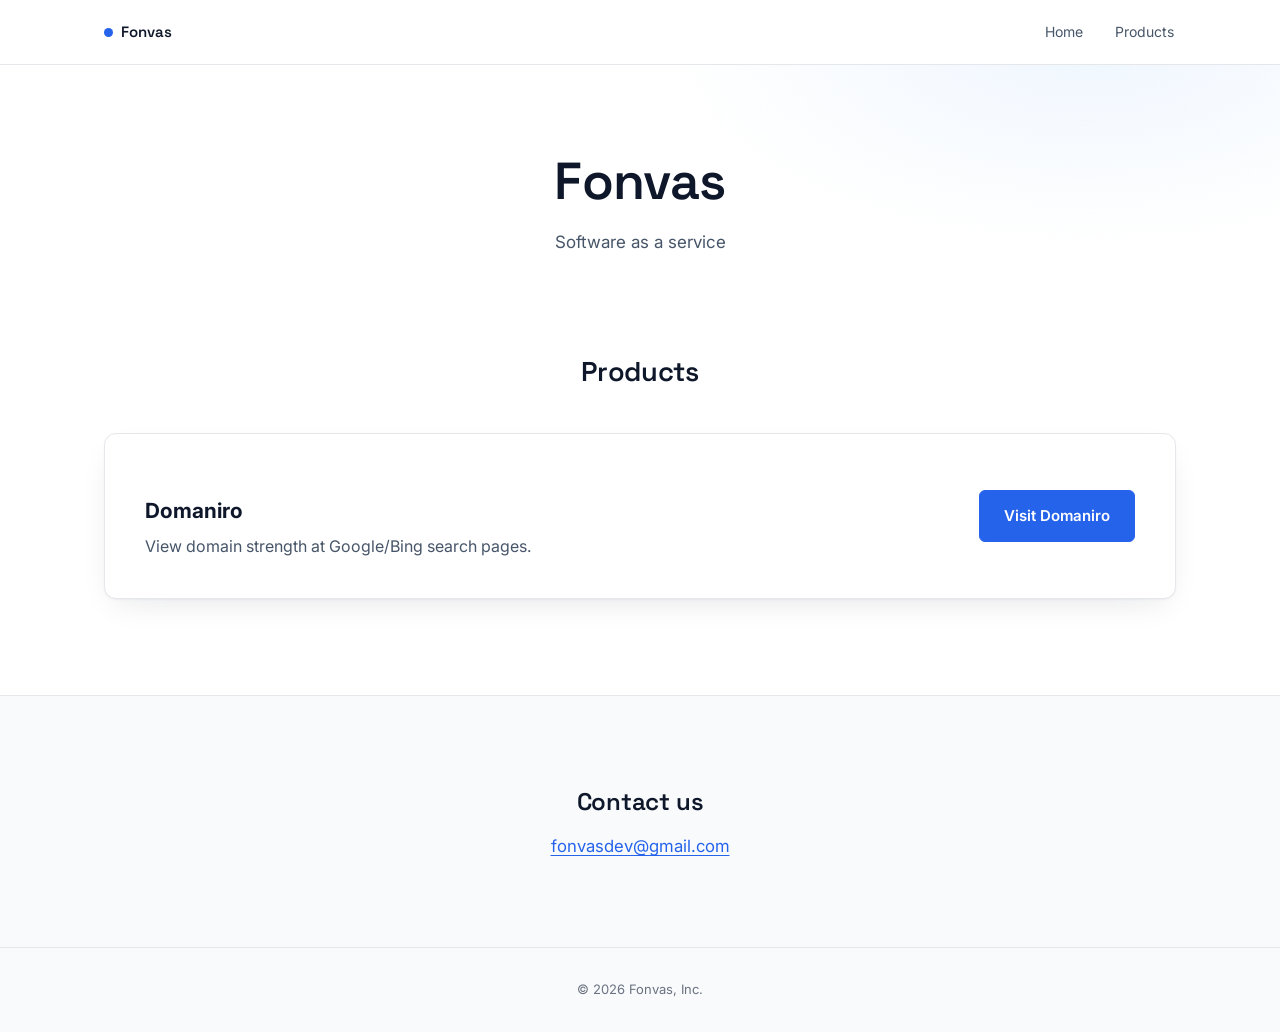
<file: index.html>
<!DOCTYPE html>
<html lang="en">

<head>
  <meta charset="UTF-8">
  <meta name="viewport" content="width=device-width, initial-scale=1.0">
  <title>Fonvas — Software as a service</title>
  <link rel="preconnect" href="https://fonts.googleapis.com">
  <link
    href="https://fonts.googleapis.com/css2?family=Inter:wght@400;500;600;700&family=JetBrains+Mono:wght@500;600;700&family=Space+Grotesk:wght@400;500;600;700&display=swap"
    rel="stylesheet">
  <link rel="canonical" href="https://fonvas.com/" />
  <style>
    :root {
      --ink: #0F172A;
      --ink-soft: #475569;
      --muted: #6B7280;
      --paper: #FFFFFF;
      --surface: #F8FAFC;
      --line: #E5E7EB;
      --blue: #2563EB;
      --blue-dark: #1D4ED8;
      --blue-tint: #EFF6FF;
      --radius-sm: 6px;
      --radius-md: 12px;
      --shadow-card: 0 1px 2px rgba(15, 23, 42, .04), 0 12px 32px -12px rgba(15, 23, 42, .12);
    }

    * {
      box-sizing: border-box;
    }

    body {
      margin: 0;
      background: var(--paper);
      color: var(--ink);
      font-family: 'Inter', sans-serif;
      font-size: 16px;
      line-height: 1.5;
      -webkit-font-smoothing: antialiased;
    }

    h1,
    h2,
    .display {
      font-family: 'Space Grotesk', sans-serif;
      font-weight: 600;
      letter-spacing: -0.01em;
      margin: 0;
    }

    a {
      color: inherit;
      text-decoration: none;
    }

    .wrap {
      max-width: 1120px;
      margin: 0 auto;
      padding: 0 24px;
    }

    header {
      position: sticky;
      top: 0;
      z-index: 20;
      background: rgba(255, 255, 255, .85);
      backdrop-filter: blur(10px);
      border-bottom: 1px solid var(--line);
    }

    nav {
      display: flex;
      align-items: center;
      justify-content: space-between;
      height: 64px;
      max-width: 1120px;
      margin: 0 auto;
      padding: 0 24px;
    }

    .logo {
      font-family: 'Space Grotesk', sans-serif;
      font-weight: 600;
      font-size: 15px;
      display: flex;
      align-items: center;
      gap: 8px;
    }

    .logo .dot {
      width: 9px;
      height: 9px;
      border-radius: 50%;
      background: var(--blue);
    }

    .tabs {
      display: flex;
      gap: 28px;
    }

    .tabs a {
      font-size: 14px;
      color: var(--ink-soft);
      padding: 6px 2px;
      border-bottom: 2px solid transparent;
      transition: color .15s ease, border-color .15s ease;
    }

    .tabs a:hover,
    .tabs a:focus-visible {
      color: var(--ink);
      border-color: var(--blue);
    }

    .hero {
      padding: 88px 0 96px;
      text-align: center;
      background: radial-gradient(600px 300px at 85% -10%, var(--blue-tint), transparent 70%), var(--paper);
    }

    .kicker {
      font-family: 'JetBrains Mono', monospace;
      font-size: 12px;
      letter-spacing: .04em;
      text-transform: uppercase;
      color: var(--blue);
      font-weight: 600;
      margin-bottom: 16px;
    }

    .hero h1 {
      font-size: clamp(34px, 4.4vw, 52px);
      line-height: 1.08;
      max-width: 16ch;
      margin: 0 auto;
    }

    .hero p {
      margin: 20px auto 0;
      font-size: 17px;
      line-height: 1.6;
      color: var(--ink-soft);
      max-width: 40ch;
    }

    section {
      padding: 0 0 96px;
    }

    .section-head {
      text-align: center;
      margin-bottom: 40px;
    }

    .section-head h2 {
      font-size: 1.7rem;
    }

    .product-card {
      border: 1px solid var(--line);
      border-radius: var(--radius-md);
      padding: 40px;
      display: flex;
      align-items: center;
      justify-content: space-between;
      gap: 24px;
      flex-wrap: wrap;
      background: var(--paper);
      box-shadow: var(--shadow-card);
    }

    .product-card h3 {
      font-size: 1.3rem;
      margin-bottom: 8px;
    }

    .product-card p {
      margin: 0;
      color: var(--ink-soft);
      max-width: 40ch;
    }

    .btn {
      display: inline-flex;
      align-items: center;
      padding: 14px 24px;
      border-radius: var(--radius-sm);
      font-size: 15px;
      font-weight: 600;
      border: 1px solid var(--blue);
      background: var(--blue);
      color: #fff;
      white-space: nowrap;
      transition: background-color 150ms ease, border-color 150ms ease, transform 150ms ease;
    }

    .btn:hover {
      background: var(--blue-dark);
      border-color: var(--blue-dark);
      transform: translateY(-1px);
    }

    .contact {
      border-top: 1px solid var(--line);
      padding: 88px 0;
      text-align: center;
      background: var(--surface);
    }

    .contact h2 {
      font-size: 1.5rem;
      margin-bottom: 14px;
    }

    .contact a {
      color: var(--blue);
      font-size: 1.05rem;
      text-decoration: underline;
      text-underline-offset: 3px;
    }

    .contact a:hover {
      text-decoration: underline;
    }

    footer {
      border-top: 1px solid var(--line);
      padding: 32px 0;
      text-align: center;
      color: var(--muted);
      font-size: 13px;
      background: var(--surface);
    }

    @media (max-width: 760px) {
      .tabs {
        display: none;
      }

      .product-card {
        flex-direction: column;
        align-items: flex-start;
        text-align: left;
      }
    }
  </style>
</head>

<body>

  <header>
    <nav>
      <div class="logo"><span class="dot"></span>Fonvas</div>
      <div class="tabs">
        <a href="./">Home</a>
        <a href="product/">Products</a>
      </div>
    </nav>
  </header>

  <main>
    <section class="hero">
      <div class="wrap">
        <!-- <div class="kicker">Software as a service</div> -->
        <h1>Fonvas</h1>
        <p>Software as a service</p>
      </div>
    </section>

    <section id="products">
      <div class="wrap">
        <div class="section-head">
          <h2>Products</h2>
        </div>
        <div class="product-card">
          <div>
            <h3>Domaniro</h3>
            <p>View domain strength at Google/Bing search pages.</p>
          </div>
          <a href="product/domaniro/" class="btn">Visit Domaniro</a>
        </div>
      </div>
    </section>
  </main>

  <div class="contact" id="contact">
    <div class="wrap">
      <h2>Contact us</h2>
      <a href="mailto:fonvasdev@gmail.com">fonvasdev@gmail.com</a>
    </div>
  </div>

  <footer>
    © 2026 Fonvas, Inc.
  </footer>

</body>

</html>
</file>
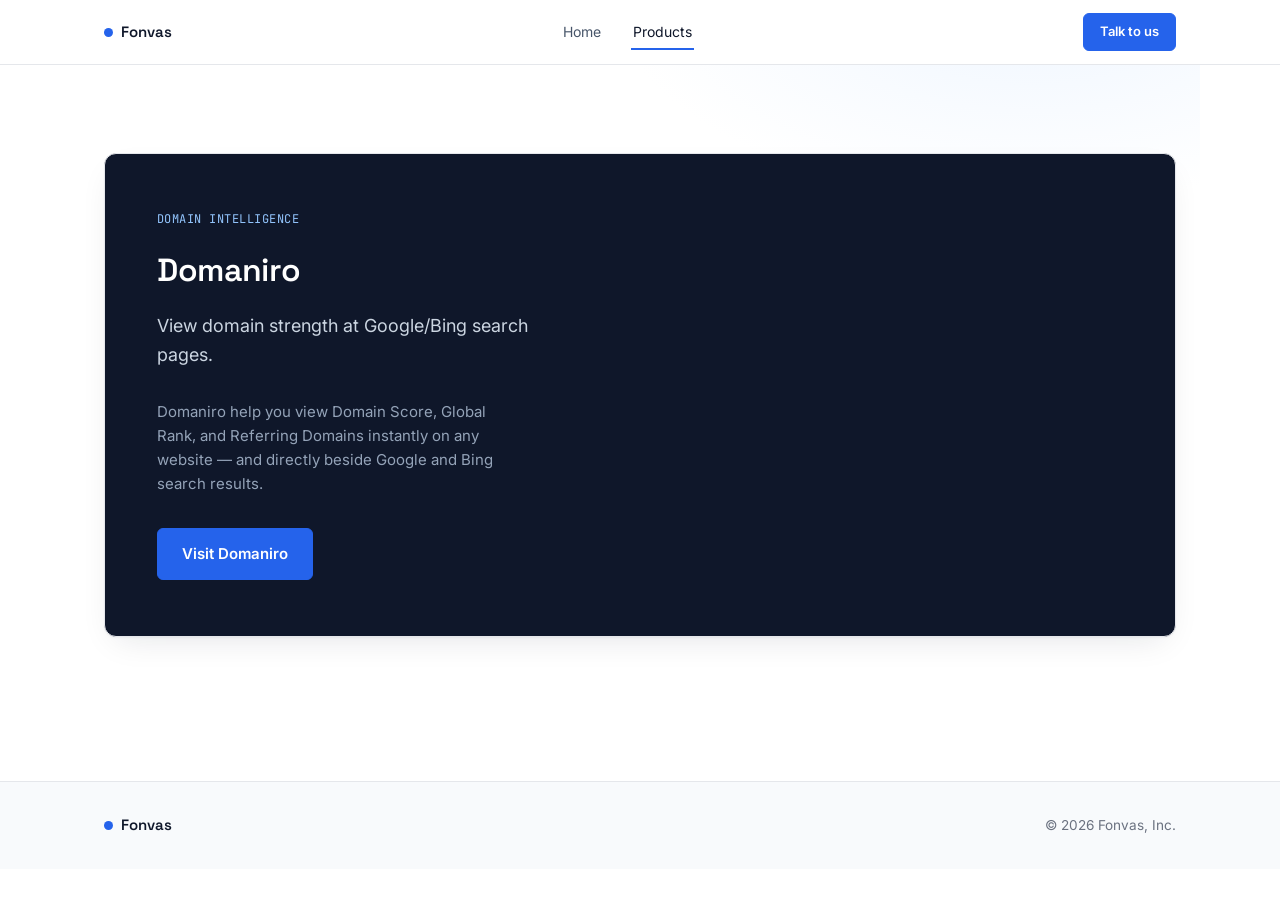
<file: product/index.html>
<!DOCTYPE html>
<html lang="en">

<head>
    <meta charset="UTF-8">
    <meta name="viewport" content="width=device-width, initial-scale=1.0">
    <title>Products — Fonvas</title>
    <link rel="preconnect" href="https://fonts.googleapis.com">
    <link
        href="https://fonts.googleapis.com/css2?family=Inter:wght@400;500;600;700&family=JetBrains+Mono:wght@500;600;700&family=Space+Grotesk:wght@400;500;600;700&display=swap"
        rel="stylesheet">
    <link rel="canonical" href="https://fonvas.com/product/" />
    <style>
        :root {
            --ink: #0F172A;
            --ink-soft: #475569;
            --muted: #6B7280;
            --paper: #FFFFFF;
            --surface: #F8FAFC;
            --line: #E5E7EB;
            --blue: #2563EB;
            --blue-dark: #1D4ED8;
            --blue-tint: #EFF6FF;
            --radius-sm: 6px;
            --radius-md: 12px;
            --shadow-card: 0 1px 2px rgba(15, 23, 42, .04), 0 12px 32px -12px rgba(15, 23, 42, .12);
        }

        * {
            box-sizing: border-box;
        }

        html {
            scroll-behavior: smooth;
        }

        body {
            margin: 0;
            background: var(--paper);
            color: var(--ink);
            font-family: 'Inter', sans-serif;
            font-size: 16px;
            line-height: 1.5;
            -webkit-font-smoothing: antialiased;
        }

        h1,
        h2,
        h3,
        .display {
            font-family: 'Space Grotesk', sans-serif;
            font-weight: 600;
            letter-spacing: -0.01em;
            margin: 0;
        }

        a {
            color: inherit;
            text-decoration: none;
        }

        .wrap {
            max-width: 1120px;
            margin: 0 auto;
            padding: 0 24px;
        }

        @media (prefers-reduced-motion: reduce) {
            * {
                animation: none !important;
                transition: none !important;
            }
        }

        header {
            position: sticky;
            top: 0;
            z-index: 50;
            background: rgba(255, 255, 255, .85);
            backdrop-filter: blur(10px);
            border-bottom: 1px solid var(--line);
        }

        nav {
            display: flex;
            align-items: center;
            justify-content: space-between;
            height: 64px;
            padding: 0 24px;
            max-width: 1120px;
            margin: 0 auto;
        }

        .logo {
            font-family: 'Space Grotesk', sans-serif;
            font-weight: 600;
            font-size: 15px;
            display: flex;
            align-items: center;
            gap: 8px;
        }

        .logo .dot {
            width: 9px;
            height: 9px;
            border-radius: 50%;
            background: var(--blue);
        }

        .tabs {
            display: flex;
            gap: 28px;
        }

        .tabs a {
            font-size: 14px;
            color: var(--ink-soft);
            padding: 6px 2px;
            border-bottom: 2px solid transparent;
            transition: color .15s ease, border-color .15s ease;
        }

        .tabs a.current {
            color: var(--ink);
            border-color: var(--blue);
        }

        .tabs a:hover,
        .tabs a:focus-visible {
            color: var(--ink);
            border-color: var(--blue);
        }

        .nav-cta {
            font-size: 13px;
            font-weight: 600;
            background: var(--blue);
            color: #fff;
            padding: 8px 16px;
            border-radius: var(--radius-sm);
            border: 1px solid var(--blue);
            transition: background .15s ease, color .15s ease;
        }

        .nav-cta:hover {
            background: var(--blue-dark);
            border-color: var(--blue-dark);
        }

        .page-head {
            padding: 88px 0 56px;
            border-top: none;
            background: radial-gradient(600px 300px at 85% -10%, var(--blue-tint), transparent 70%);
        }

        .kicker {
            font-family: 'JetBrains Mono', monospace;
            font-size: 12px;
            letter-spacing: .04em;
            text-transform: uppercase;
            color: var(--blue);
            font-weight: 600;
            margin-bottom: 16px;
        }

        .page-head h1 {
            font-size: clamp(34px, 4.4vw, 52px);
            line-height: 1.08;
            max-width: 16ch;
        }

        .page-head p {
            margin: 20px 0 0;
            font-size: 17px;
            line-height: 1.6;
            color: var(--ink-soft);
            max-width: 52ch;
        }

        section {
            padding: 0 0 88px;
        }

        /* ---- Featured product ---- */
        .product-feature {
            border: 1px solid var(--line);
            background: var(--ink);
            color: var(--paper);
            border-radius: var(--radius-md);
            box-shadow: var(--shadow-card);
            display: grid;
            grid-template-columns: 1fr 1fr;
            overflow: hidden;
        }

        .product-feature .copy {
            padding: 56px 52px;
            display: flex;
            flex-direction: column;
            justify-content: center;
        }

        .product-feature .eyebrow {
            font-family: 'JetBrains Mono', monospace;
            font-size: 12px;
            letter-spacing: .04em;
            text-transform: uppercase;
            color: #93C5FD;
            margin-bottom: 18px;
        }

        .product-feature h2 {
            font-size: 2rem;
            color: #fff;
            max-width: 14ch;
        }

        .product-feature .tagline {
            font-size: 18px;
            color: #CBD5E1;
            margin: 18px 0 30px;
            max-width: 36ch;
        }

        .product-feature p.body {
            color: #94A3B8;
            font-size: 15px;
            max-width: 40ch;
            margin: 0 0 32px;
        }

        .btn {
            display: inline-flex;
            align-items: center;
            padding: 14px 24px;
            border-radius: var(--radius-sm);
            font-size: 15px;
            font-weight: 600;
            border: 1px solid transparent;
            width: fit-content;
        }

        .btn-primary {
            background: var(--blue);
            color: #fff;
            border-color: var(--blue);
        }

        .btn-primary:hover {
            background: var(--blue-dark);
            color: #fff;
            border-color: var(--blue-dark);
        }

        .product-visual {
            position: relative;
            background: #111827;
            display: flex;
            align-items: center;
            justify-content: center;
            border-left: 1px solid #1F2937;
        }

        .product-visual svg {
            width: 78%;
            height: auto;
        }

        .meter-track {
            fill: none;
            stroke: #334155;
            stroke-width: 14;
        }

        .meter-fill {
            fill: none;
            stroke: #60A5FA;
            stroke-width: 14;
            stroke-linecap: round;
            stroke-dasharray: 326;
            stroke-dashoffset: 326;
            animation: fill-meter 1.6s ease-out .3s forwards;
        }

        @keyframes fill-meter {
            to {
                stroke-dashoffset: 78;
            }
        }

        @media (prefers-reduced-motion: reduce) {
            .meter-fill {
                animation: none;
                stroke-dashoffset: 78;
            }
        }

        .meter-label {
            font-family: 'Space Grotesk', sans-serif;
            font-size: 34px;
            fill: #fff;
            font-weight: 600;
        }

        .meter-sub {
            font-family: 'Inter', sans-serif;
            font-size: 13px;
            fill: #94A3B8;
        }

        .details {
            margin-top: 40px;
            display: grid;
            grid-template-columns: repeat(3, 1fr);
            gap: 1px;
            background: var(--line);
            border: 1px solid var(--line);
        }

        .detail {
            background: var(--paper);
            padding: 30px 28px;
        }

        .detail .num {
            font-family: 'JetBrains Mono', monospace;
            color: var(--muted);
            font-size: 12px;
            margin-bottom: 14px;
        }

        .detail h3 {
            font-size: 1.05rem;
            margin-bottom: 8px;
        }

        .detail p {
            margin: 0;
            color: var(--muted);
            font-size: 0.94rem;
        }

        @media (max-width: 820px) {
            .tabs {
                display: none;
            }

            .product-feature {
                grid-template-columns: 1fr;
            }

            .product-visual {
                min-height: 260px;
                border-left: none;
                border-top: 1px solid #1F2937;
            }

            .details {
                grid-template-columns: 1fr;
            }
        }

        footer {
            border-top: 1px solid var(--line);
            padding: 32px 0;
            background: var(--surface);
        }

        .footer-bottom {
            display: flex;
            justify-content: space-between;
            color: var(--muted);
            font-size: 0.85rem;
            flex-wrap: wrap;
            gap: 12px;
        }

        .wrap.footer-inner {
            display: flex;
            justify-content: space-between;
            align-items: center;
            flex-wrap: wrap;
            gap: 16px;
        }
    </style>
</head>

<body>

    <header>
        <nav>
            <div class="logo"><span class="dot"></span>Fonvas</div>
            <div class="tabs">
                <a href="../">Home</a>
                <a href="./" class="current">Products</a>
            </div>
            <a href="../#contact" class="nav-cta">Talk to us</a>
        </nav>
    </header>

    <main>
        <div class="wrap page-head">
            <!-- <div class="kicker">Products</div>
    <h1>One product so far. More on the way.</h1>
    <p>Fonvas products are built to answer one clear question well. Here's the first: is this domain worth your click.</p>
  </div> -->

            <section>
                <div class="wrap">
                    <div class="product-feature">
                        <div class="copy">
                            <div class="eyebrow">Domain intelligence</div>
                            <h2>Domaniro</h2>
                            <p class="tagline">View domain strength at Google/Bing search pages.</p>
                            <p class="body">Domaniro help you view Domain Score, Global Rank, and Referring Domains
                                instantly on any
                                website — and directly beside Google and Bing search results.</p>
                            <a href="domaniro/" class="btn btn-primary">Visit Domaniro</a>
                        </div>
                        <!-- <div class="product-visual">
          <svg viewBox="0 0 220 220" xmlns="http://www.w3.org/2000/svg">
            <circle class="meter-track" cx="110" cy="110" r="88" transform="rotate(-90 110 110)"/>
            <circle class="meter-fill" cx="110" cy="110" r="88" transform="rotate(-90 110 110)"/>
            <text x="110" y="104" text-anchor="middle" class="meter-label">82</text>
            <text x="110" y="128" text-anchor="middle" class="meter-sub">strength score</text>
          </svg>
        </div> -->
                    </div>

                    <!-- <div class="details">
        <div class="detail">
          <div class="num">01</div>
          <h3>Instant scoring</h3>
          <p>Paste or hover a link and get a strength score before you decide to open it.</p>
        </div>
        <div class="detail">
          <div class="num">02</div>
          <h3>History &amp; age</h3>
          <p>See how long a domain has existed and how its reputation has shifted over time.</p>
        </div>
        <div class="detail">
          <div class="num">03</div>
          <h3>Works anywhere</h3>
          <p>Check a domain from the web app or drop it into an existing workflow with the API.</p>
        </div>
      </div>
    </div> -->
            </section>
    </main>

    <footer>
        <div class="wrap footer-inner">
            <div class="logo"><span class="dot"></span>Fonvas</div>
            <div class="footer-bottom">
                <span>© 2026 Fonvas, Inc.</span>
                <!-- <span>Privacy · Terms</span> -->
            </div>
        </div>
    </footer>

</body>

</html>
</file>
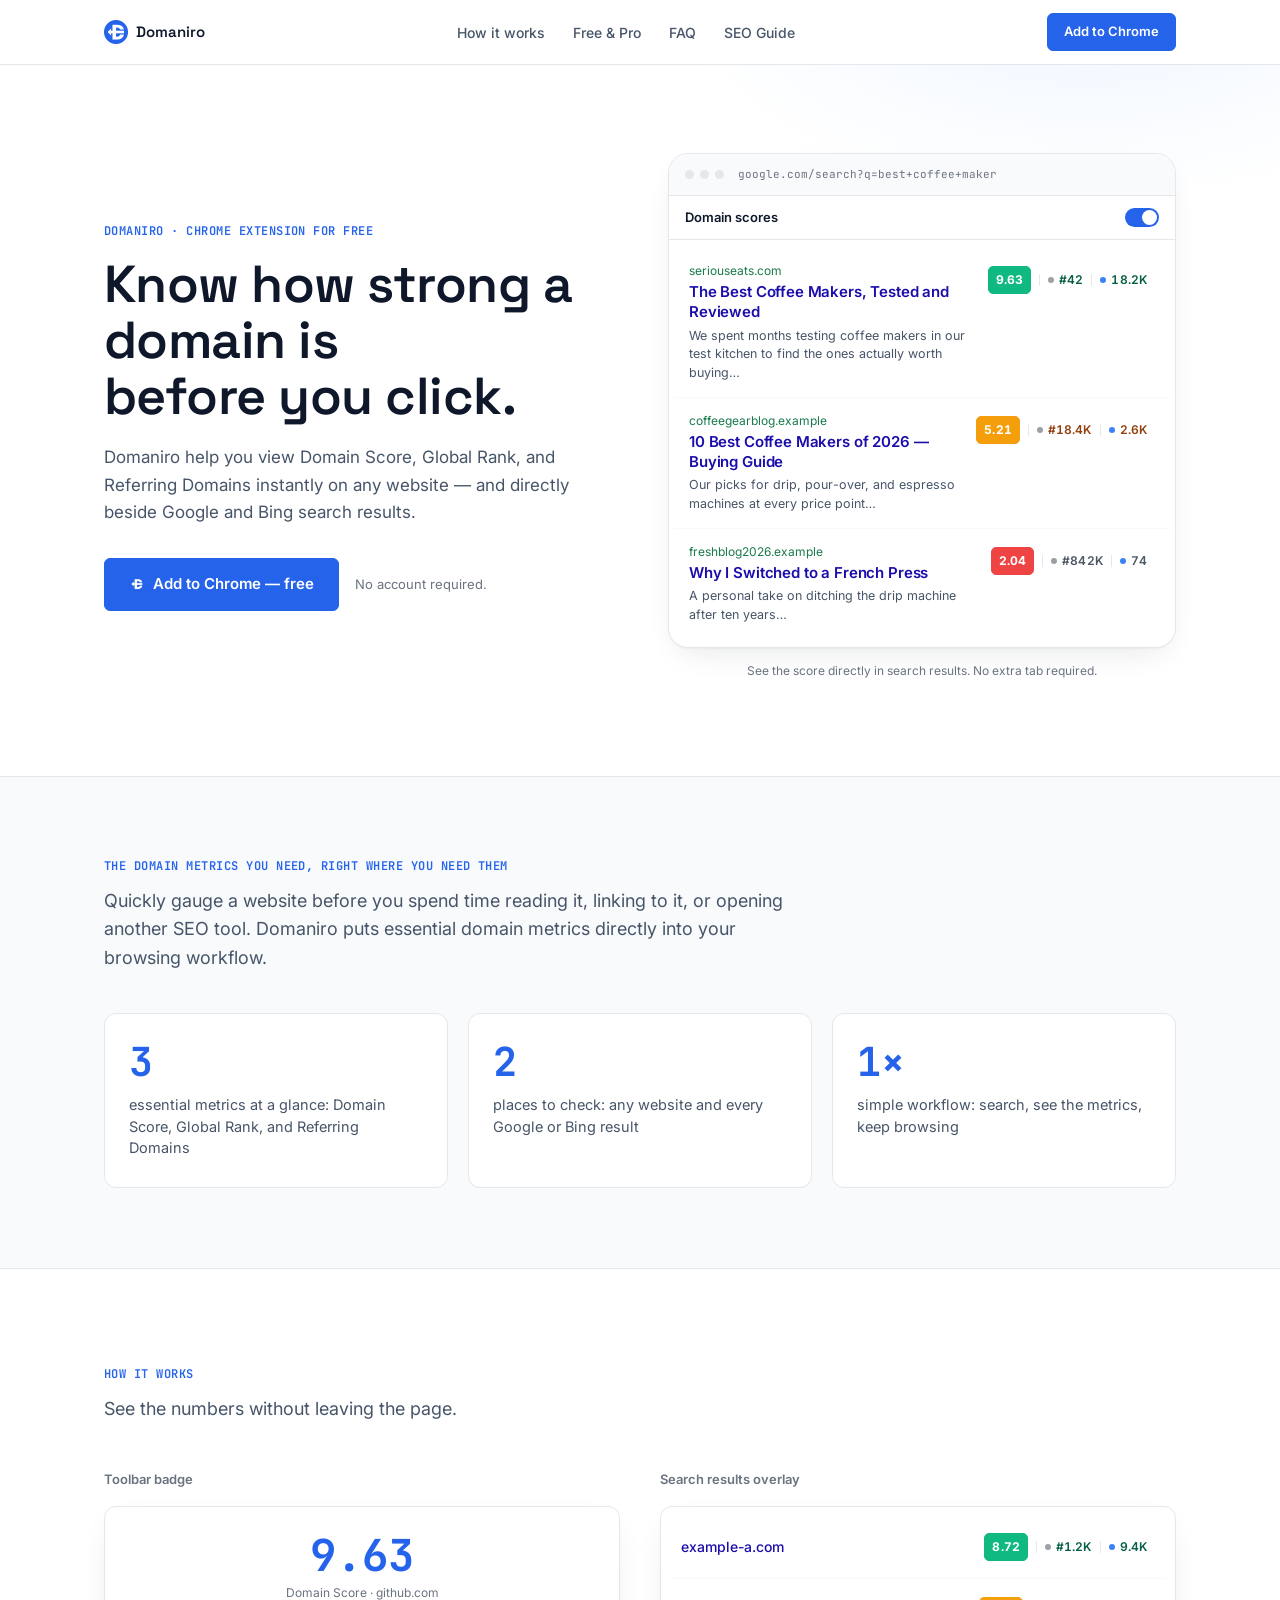
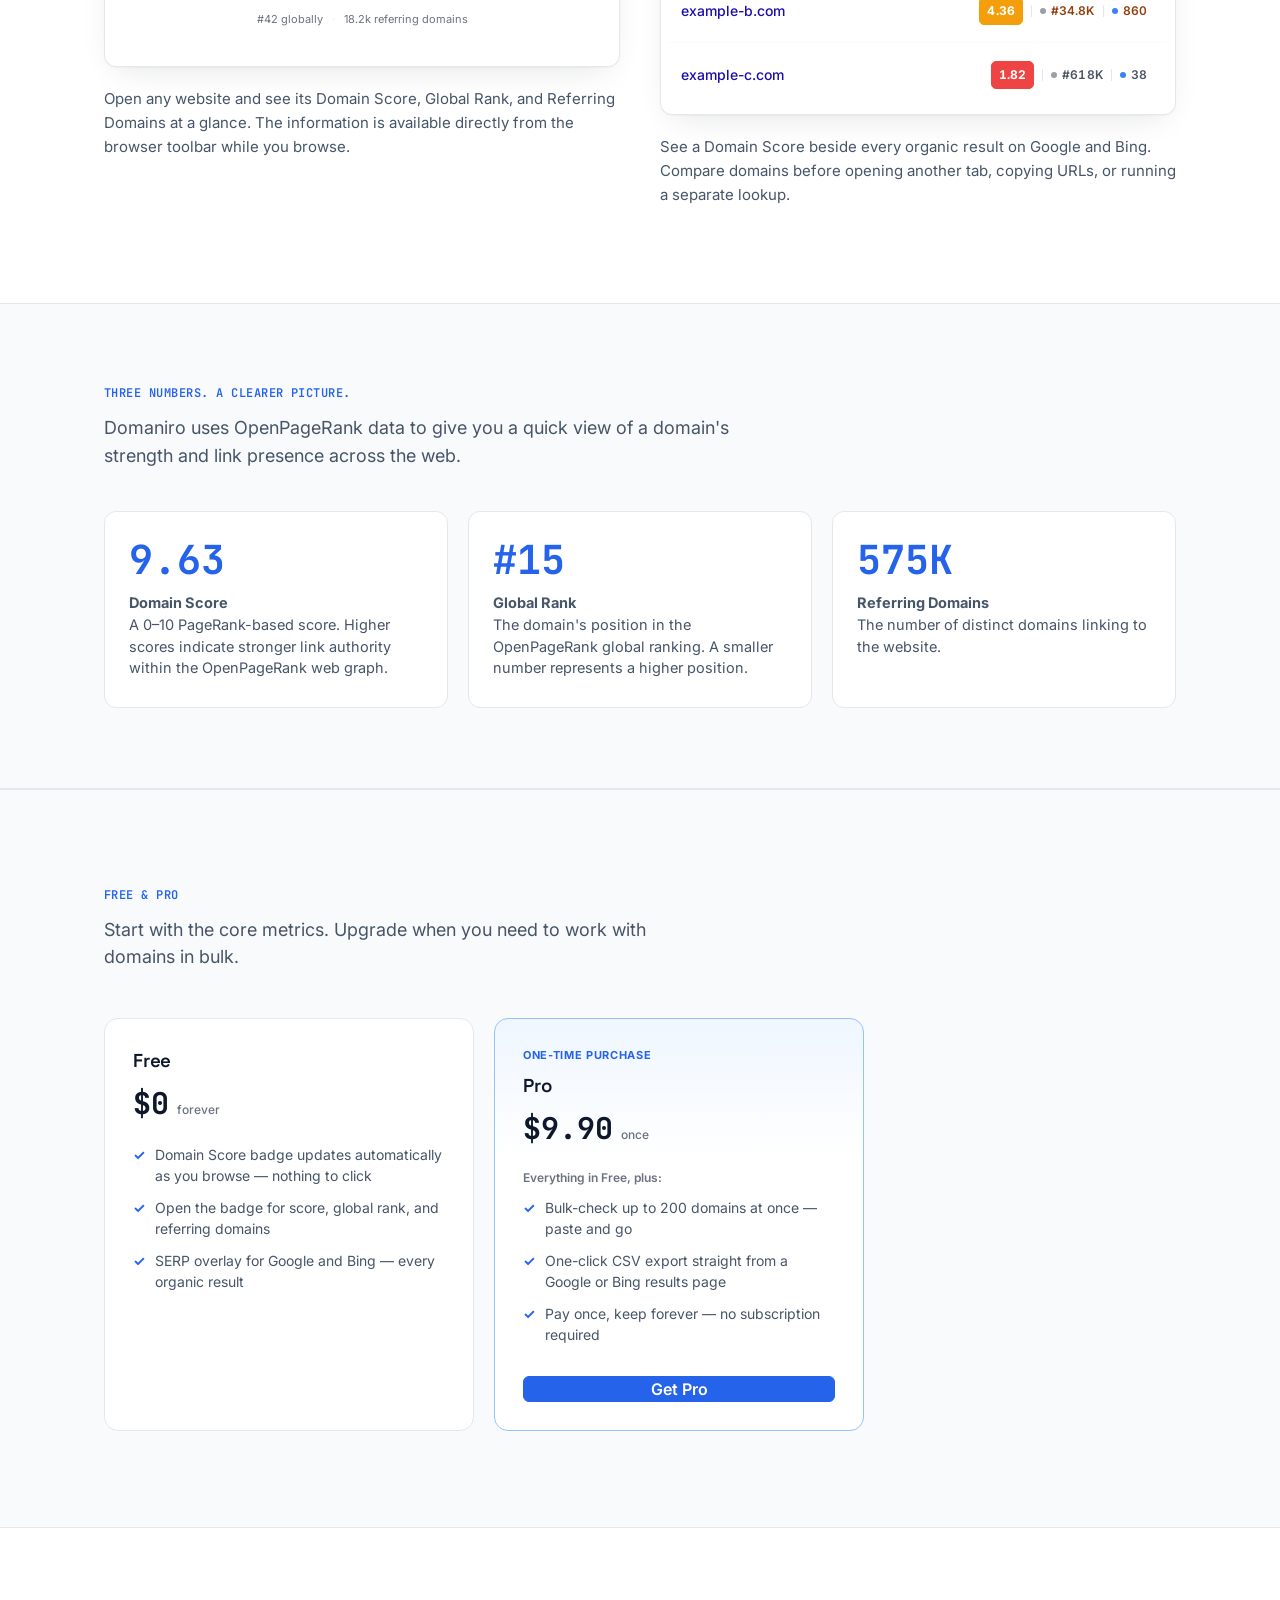
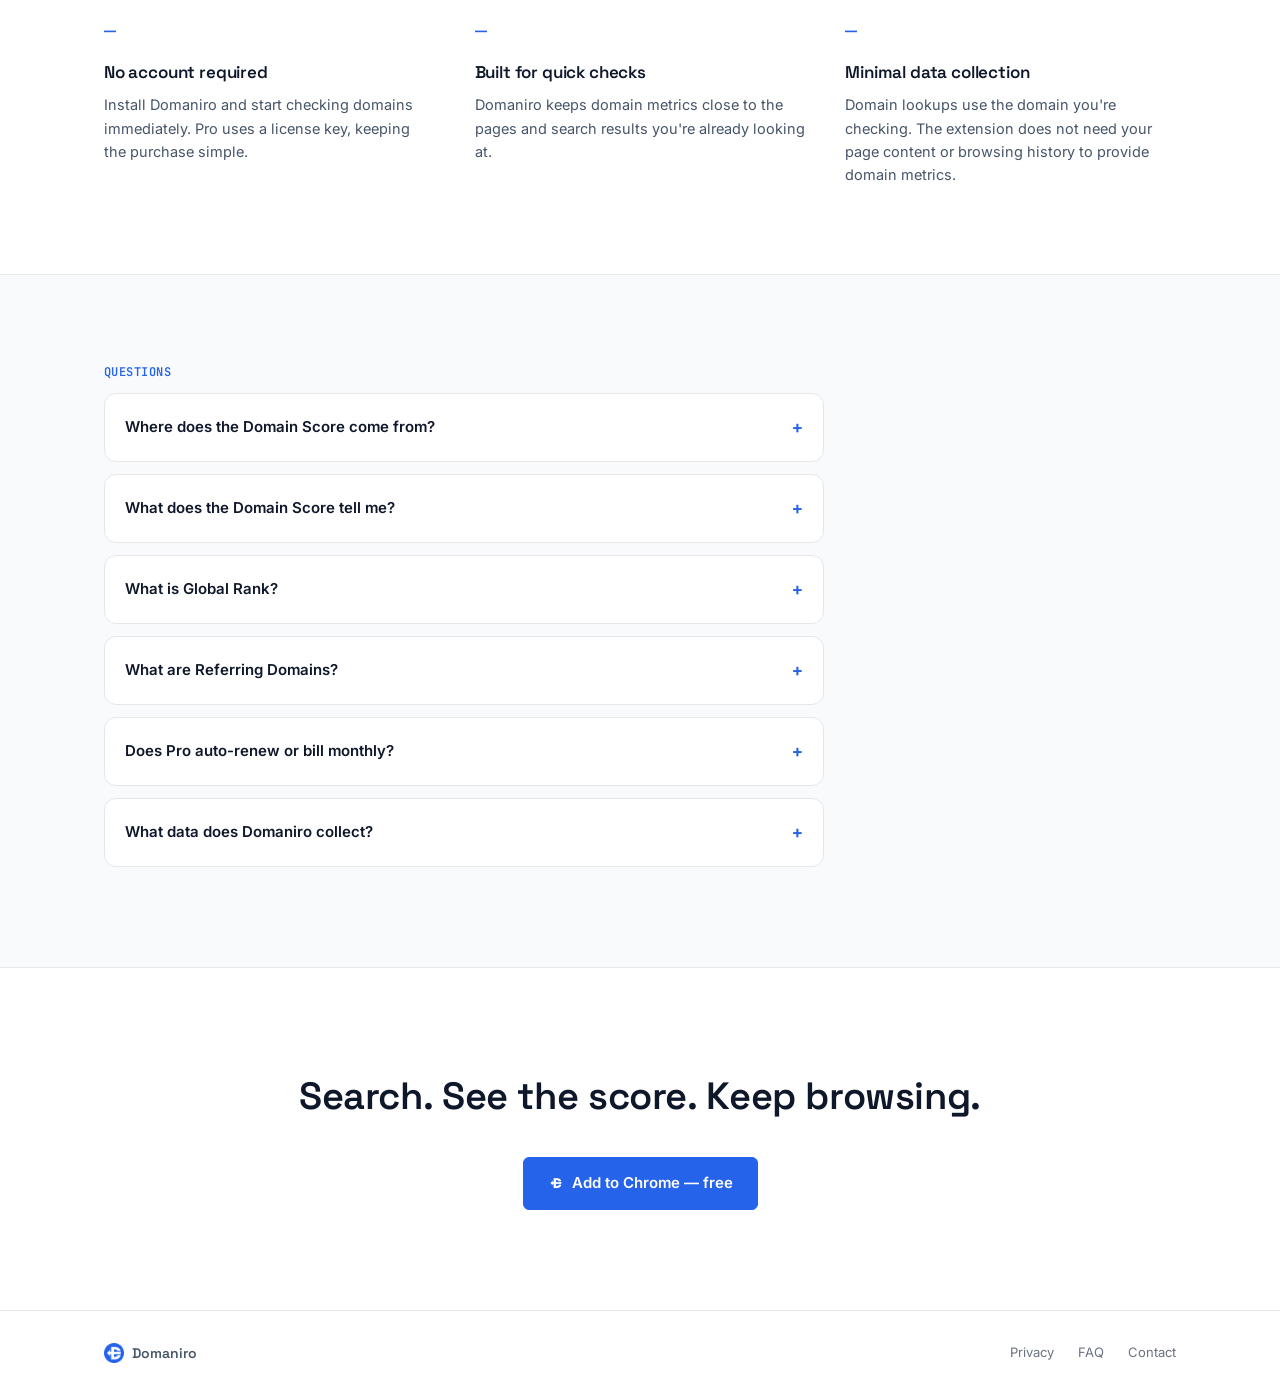
<file: product/domaniro/index.html>
<!DOCTYPE html>
<html lang="en">

<head>
  <meta charset="UTF-8" />
  <meta name="viewport" content="width=device-width, initial-scale=1.0" />
  <title>Domaniro — See domain strength before you click</title>
  <meta name="description"
    content="See Domain Score, Global Rank, and Referring Domains instantly on any website and directly in Google and Bing search results." />
  <link rel="icon" type="image/png" href="../../../assets/icon128.png" />
  <link rel="preconnect" href="https://fonts.googleapis.com">
  <link rel="preconnect" href="https://fonts.gstatic.com" crossorigin>
  <link
    href="https://fonts.googleapis.com/css2?family=Space+Grotesk:wght@500;600;700&family=Inter:wght@400;500;600;700&family=JetBrains+Mono:wght@500;600;700&display=swap"
    rel="stylesheet" />
  <link rel="stylesheet" href="style.css" />
  <link rel="canonical" href="https://fonvas.com/product/domaniro/" />
</head>

<body>
  <div class="noise-overlay" aria-hidden="true"></div>
  <header class="site-header">
    <div class="wrap header-inner"> <a href="./" class="brand"> <img src="../../../assets/icon48.png" alt="" width="24"
          height="24" /> <span>Domaniro</span> </a>
      <nav class="site-nav"> <a href="#how">How it works</a> <a href="#pricing">Free &amp; Pro</a> <a
          href="#faq">FAQ</a> <a href="seo-guide/index_seo.html">SEO Guide</a> </nav> <a
        href="https://chromewebstore.google.com/detail/domaniro/fomaghafjmcokhkfccbfpigfmlgekgib"
        class="btn btn-primary btn-small"> Add to Chrome </a>
    </div>
  </header>
  <main> <!-- ============ HERO ============ -->
    <section class="hero">
      <div class="wrap hero-inner">
        <div class="hero-copy">
          <p class="eyebrow"> Domaniro · Chrome extension for Free </p>
          <h1> Know how strong a domain is<br /> before you click. </h1>
          <p class="hero-sub"> Domaniro help you view Domain Score, Global Rank, and Referring Domains instantly on any
            website — and
            directly beside Google and Bing search results. </p>
          <div class="hero-actions"> <a
              href="https://chromewebstore.google.com/detail/domaniro/fomaghafjmcokhkfccbfpigfmlgekgib"
              class="btn btn-primary btn-large"> <img src="../../../assets/icon16.png" alt="" width="16" height="16" />
              Add to Chrome — free </a> <span class="hero-note"> No account required. </span> </div>
        </div>
        <div class="hero-demo">
          <div class="demo-card">
            <div class="demo-card-header"> <span class="demo-dot"></span> <span class="demo-dot"></span> <span
                class="demo-dot"></span> <span class="demo-url"> google.com/search?q=best+coffee+maker </span> </div>
            <div class="demo-toggle-row"> <span class="demo-toggle-label"> Domain scores </span> <label
                class="toggle-switch"> <input type="checkbox" id="demo-toggle" checked /> <span
                  class="toggle-slider"></span> </label> </div>
            <div class="demo-results" id="demo-results">
              <div class="demo-result">
                <div class="demo-result-text"> <cite>seriouseats.com</cite>
                  <h3> The Best Coffee Makers, Tested and Reviewed </h3>
                  <p> We spent months testing coffee makers in our test kitchen to find the ones actually worth
                    buying&hellip; </p>
                </div>
                <span class="da-badge demo-badge" data-band="high"
                  aria-label="Authority score 9.63 for seriouseats.com; global rank 42; 18.2K referring domains">
                  <span class="demo-badge-score">9.63</span>
                  <span class="demo-badge-divider" aria-hidden="true"></span>
                  <span class="demo-badge-metric"><span class="demo-badge-dot demo-badge-rank-dot"
                      aria-hidden="true"></span>#42</span>
                  <span class="demo-badge-divider" aria-hidden="true"></span>
                  <span class="demo-badge-metric"><span class="demo-badge-dot demo-badge-referring-dot"
                      aria-hidden="true"></span>18.2K</span>
                </span>
              </div>
              <div class="demo-result">
                <div class="demo-result-text"> <cite>coffeegearblog.example</cite>
                  <h3> 10 Best Coffee Makers of 2026 &mdash; Buying Guide </h3>
                  <p> Our picks for drip, pour-over, and espresso machines at every price point&hellip; </p>
                </div>
                <span class="da-badge demo-badge" data-band="mid"
                  aria-label="Authority score 5.21 for coffeegearblog.example; global rank 18.4K; 2.6K referring domains">
                  <span class="demo-badge-score">5.21</span>
                  <span class="demo-badge-divider" aria-hidden="true"></span>
                  <span class="demo-badge-metric"><span class="demo-badge-dot demo-badge-rank-dot"
                      aria-hidden="true"></span>#18.4K</span>
                  <span class="demo-badge-divider" aria-hidden="true"></span>
                  <span class="demo-badge-metric"><span class="demo-badge-dot demo-badge-referring-dot"
                      aria-hidden="true"></span>2.6K</span>
                </span>
              </div>
              <div class="demo-result">
                <div class="demo-result-text"> <cite>freshblog2026.example</cite>
                  <h3> Why I Switched to a French Press </h3>
                  <p> A personal take on ditching the drip machine after ten years&hellip; </p>
                </div>
                <span class="da-badge demo-badge" data-band="low"
                  aria-label="Authority score 2.04 for freshblog2026.example; global rank 842K; 74 referring domains">
                  <span class="demo-badge-score">2.04</span>
                  <span class="demo-badge-divider" aria-hidden="true"></span>
                  <span class="demo-badge-metric"><span class="demo-badge-dot demo-badge-rank-dot"
                      aria-hidden="true"></span>#842K</span>
                  <span class="demo-badge-divider" aria-hidden="true"></span>
                  <span class="demo-badge-metric"><span class="demo-badge-dot demo-badge-referring-dot"
                      aria-hidden="true"></span>74</span>
                </span>
              </div>
              <!-- <div class="demo-result">
                <div class="demo-result-text"> <cite>brand-new-site.example</cite>
                  <h3> Top Coffee Maker Picks &mdash; Updated Weekly </h3>
                  <p> Comparing the latest models so you don&rsquo;t have to&hellip; </p>
                </div>
                <span class="da-badge demo-badge" data-band="unknown" aria-label="No authority data available for brand-new-site.example">
                  <span class="demo-badge-score">–</span>
                  <span class="demo-badge-divider" aria-hidden="true"></span>
                  <span class="demo-badge-metric"><span class="demo-badge-dot demo-badge-rank-dot" aria-hidden="true"></span>–</span>
                  <span class="demo-badge-divider" aria-hidden="true"></span>
                  <span class="demo-badge-metric"><span class="demo-badge-dot demo-badge-referring-dot" aria-hidden="true"></span>–</span>
                </span>
              </div> -->
            </div>
          </div>
          <p class="demo-caption"> See the score directly in search results. No extra tab required. </p>
        </div>
      </div>
    </section> <!-- ============ VALUE ============ -->
    <section class="problem">
      <div class="wrap">
        <h2 class="section-kicker"> The domain metrics you need, right where you need them </h2>
        <p class="problem-lede"> Quickly gauge a website before you spend time reading it, linking to it, or opening
          another SEO tool. Domaniro puts essential domain metrics directly into your browsing workflow. </p>
        <div class="problem-grid">
          <div class="problem-card"> <span class="problem-stat"> 3 </span>
            <p> essential metrics at a glance: Domain Score, Global Rank, and Referring Domains </p>
          </div>
          <div class="problem-card"> <span class="problem-stat"> 2 </span>
            <p> places to check: any website and every Google or Bing result </p>
          </div>
          <div class="problem-card"> <span class="problem-stat"> 1× </span>
            <p> simple workflow: search, see the metrics, keep browsing </p>
          </div>
        </div>
      </div>
    </section> <!-- ============ HOW IT WORKS ============ -->
    <section class="how" id="how">
      <div class="wrap">
        <h2 class="section-kicker"> How it works </h2>
        <p class="section-lead"> See the numbers without leaving the page. </p>
        <div class="how-grid"> <!-- Toolbar -->
          <div class="how-panel">
            <p class="how-panel-label"> Toolbar badge </p>
            <div class="mock-popup">
              <div class="mock-popup-score"> <span class="mock-score-num"> 9.63 </span> <span class="mock-score-label">
                  Domain Score · github.com </span> </div>
              <div class="mock-popup-stats"> <span> #42 globally </span> <span class="dot"> · </span> <span> 18.2k
                  referring domains </span> </div>
            </div>
            <p class="how-panel-copy"> Open any website and see its Domain Score, Global Rank, and Referring Domains at
              a glance. The information is available directly from the browser toolbar while you browse. </p>
          </div> <!-- SERP -->
          <div class="how-panel">
            <p class="how-panel-label"> Search results overlay </p>
            <div class="mock-serp-mini">
              <div class="mock-serp-row">
                <span>example-a.com</span>
                <span class="da-badge demo-badge" data-band="high"
                  aria-label="Authority score 8.72 for example-a.com; global rank 1.2K; 9.4K referring domains">
                  <span class="demo-badge-score">8.72</span>
                  <span class="demo-badge-divider" aria-hidden="true"></span>
                  <span class="demo-badge-metric"><span class="demo-badge-dot demo-badge-rank-dot"
                      aria-hidden="true"></span>#1.2K</span>
                  <span class="demo-badge-divider" aria-hidden="true"></span>
                  <span class="demo-badge-metric"><span class="demo-badge-dot demo-badge-referring-dot"
                      aria-hidden="true"></span>9.4K</span>
                </span>
              </div>
              <div class="mock-serp-row">
                <span>example-b.com</span>
                <span class="da-badge demo-badge" data-band="mid"
                  aria-label="Authority score 4.36 for example-b.com; global rank 34.8K; 860 referring domains">
                  <span class="demo-badge-score">4.36</span>
                  <span class="demo-badge-divider" aria-hidden="true"></span>
                  <span class="demo-badge-metric"><span class="demo-badge-dot demo-badge-rank-dot"
                      aria-hidden="true"></span>#34.8K</span>
                  <span class="demo-badge-divider" aria-hidden="true"></span>
                  <span class="demo-badge-metric"><span class="demo-badge-dot demo-badge-referring-dot"
                      aria-hidden="true"></span>860</span>
                </span>
              </div>
              <div class="mock-serp-row">
                <span>example-c.com</span>
                <span class="da-badge demo-badge" data-band="low"
                  aria-label="Authority score 1.82 for example-c.com; global rank 618K; 38 referring domains">
                  <span class="demo-badge-score">1.82</span>
                  <span class="demo-badge-divider" aria-hidden="true"></span>
                  <span class="demo-badge-metric"><span class="demo-badge-dot demo-badge-rank-dot"
                      aria-hidden="true"></span>#618K</span>
                  <span class="demo-badge-divider" aria-hidden="true"></span>
                  <span class="demo-badge-metric"><span class="demo-badge-dot demo-badge-referring-dot"
                      aria-hidden="true"></span>38</span>
                </span>
              </div>
            </div>
            <p class="how-panel-copy"> See a Domain Score beside every organic result on Google and Bing. Compare
              domains before opening another tab, copying URLs, or running a separate lookup. </p>
          </div>
        </div>
      </div>
    </section> <!-- ============ METRICS ============ -->
    <section class="problem">
      <div class="wrap">
        <h2 class="section-kicker"> Three numbers. A clearer picture. </h2>
        <p class="problem-lede"> Domaniro uses OpenPageRank data to give you a quick view of a domain's strength and
          link presence across the web. </p>
        <div class="problem-grid">
          <div class="problem-card"> <span class="problem-stat"> 9.63 </span>
            <p> <strong>Domain Score</strong><br /> A 0–10 PageRank-based score. Higher scores indicate stronger link
              authority within the OpenPageRank web graph. </p>
          </div>
          <div class="problem-card"> <span class="problem-stat"> #15 </span>
            <p> <strong>Global Rank</strong><br /> The domain's position in the OpenPageRank global ranking. A smaller
              number represents a higher position. </p>
          </div>
          <div class="problem-card"> <span class="problem-stat"> 575K </span>
            <p> <strong>Referring Domains</strong><br /> The number of distinct domains linking to the website. </p>
          </div>
        </div>
      </div>
    </section> <!-- ============ PRICING ============ -->
    <section class="pricing" id="pricing">
      <div class="wrap">
        <h2 class="section-kicker"> Free &amp; Pro </h2>
        <p class="section-lead"> Start with the core metrics. Upgrade when you need to work with domains in bulk. </p>
        <div class="plans"> <!-- Free -->
          <section class="plan-card">
            <div class="plan-header">
              <h3> Free </h3>
              <div class="plan-price"> $0 <span class="plan-price-note"> forever </span> </div>
            </div>
            <ul class="feature-list">
              <li>Domain Score badge updates automatically as you browse — nothing to click</li>
              <li>Open the badge for score, global rank, and referring domains</li>
              <li>SERP overlay for Google and Bing — every organic result</li>
            </ul>
          </section> <!-- Pro -->
          <section class="plan-card plan-card-pro">
            <div class="plan-eyebrow"> One-time purchase </div>
            <div class="plan-header">
              <h3> Pro </h3>
              <div class="plan-price"> $9.90 <span class="plan-price-note"> once </span> </div>
            </div>
            <p class="plan-everything-in"> Everything in Free, plus: </p>
            <ul class="feature-list feature-list-pro">
              <li>Bulk-check up to 200 domains at once — paste and go</li>
              <li>One-click CSV export straight from a Google or Bing results page</li>
              <li>Pay once, keep forever — no subscription required</li>
            </ul> <a href="https://fonvas.gumroad.com/l/DomaniroPro" class="btn btn-primary btn-block"> Get Pro </a>
          </section>
        </div>
      </div>
    </section> <!-- ============ TRUST ============ -->
    <section class="trust">
      <div class="wrap trust-inner">
        <div class="trust-item"> <span class="trust-mark"> — </span>
          <h3> No account required </h3>
          <p> Install Domaniro and start checking domains immediately. Pro uses a license key, keeping the purchase
            simple. </p>
        </div>
        <div class="trust-item"> <span class="trust-mark"> — </span>
          <h3> Built for quick checks </h3>
          <p> Domaniro keeps domain metrics close to the pages and search results you're already looking at. </p>
        </div>
        <div class="trust-item"> <span class="trust-mark"> — </span>
          <h3> Minimal data collection </h3>
          <p> Domain lookups use the domain you're checking. The extension does not need your page content or browsing
            history to provide domain metrics. </p>
        </div>
      </div>
    </section> <!-- ============ FAQ ============ -->
    <section class="faq" id="faq">
      <div class="wrap">
        <h2 class="section-kicker"> Questions </h2>
        <div class="faq-list">
          <details class="faq-item">
            <summary> Where does the Domain Score come from? </summary>
            <p> Domaniro's Domain Score is based on OpenPageRank, an open web-graph-based PageRank system. Domaniro also
              displays OpenPageRank's Global Rank and Referring Domains data. </p>
          </details>
          <details class="faq-item">
            <summary> What does the Domain Score tell me? </summary>
            <p> Domain Score provides a quick way to gauge a domain's strength within the OpenPageRank web graph. Higher
              scores indicate stronger overall link authority within that dataset. </p>
          </details>
          <details class="faq-item">
            <summary> What is Global Rank? </summary>
            <p> Global Rank shows the domain's position in the OpenPageRank global ranking. A smaller rank number
              represents a higher position. </p>
          </details>
          <details class="faq-item">
            <summary> What are Referring Domains? </summary>
            <p> Referring Domains is the number of distinct domains that link to a website. Multiple links from the same
              domain count as one referring domain. </p>
          </details>
          <details class="faq-item">
            <summary> Does Pro auto-renew or bill monthly? </summary>
            <p> Pro is a single one-time purchase. There is no recurring subscription or monthly billing. </p>
          </details>
          <details class="faq-item">
            <summary> What data does Domaniro collect? </summary>
            <p> Domaniro uses the domain of the page being checked for a metric lookup. The extension does not need full
              page content or browsing history to provide domain metrics. See the full <a href="privacy-policy.html">
                privacy policy </a>. </p>
          </details>
        </div>
      </div>
    </section> <!-- ============ FINAL CTA ============ -->
    <section class="final-cta" id="install">
      <div class="wrap final-cta-inner">
        <h2> Search. See the score. Keep browsing. </h2> <a
          href="https://chromewebstore.google.com/detail/domaniro/fomaghafjmcokhkfccbfpigfmlgekgib"
          class="btn btn-primary btn-large"> <img src="../../../assets/icon16.png" alt="" width="16" height="16" /> Add
          to Chrome — free </a>
      </div>
    </section>
  </main>
  <footer class="site-footer">
    <div class="wrap footer-inner">
      <div class="footer-brand"> <img src="../../../assets/icon48.png" alt="" width="20" height="20" /> <span> Domaniro
        </span> </div>
      <div class="footer-links"> <a href="privacy-policy.html"> Privacy </a> <a href="#faq"> FAQ </a> <a
          href="mailto:fonvasdev@gmail.com"> Contact </a> </div>
    </div>
  </footer>
  <script src="../../../script.js"></script>
</body>

</html>
</file>
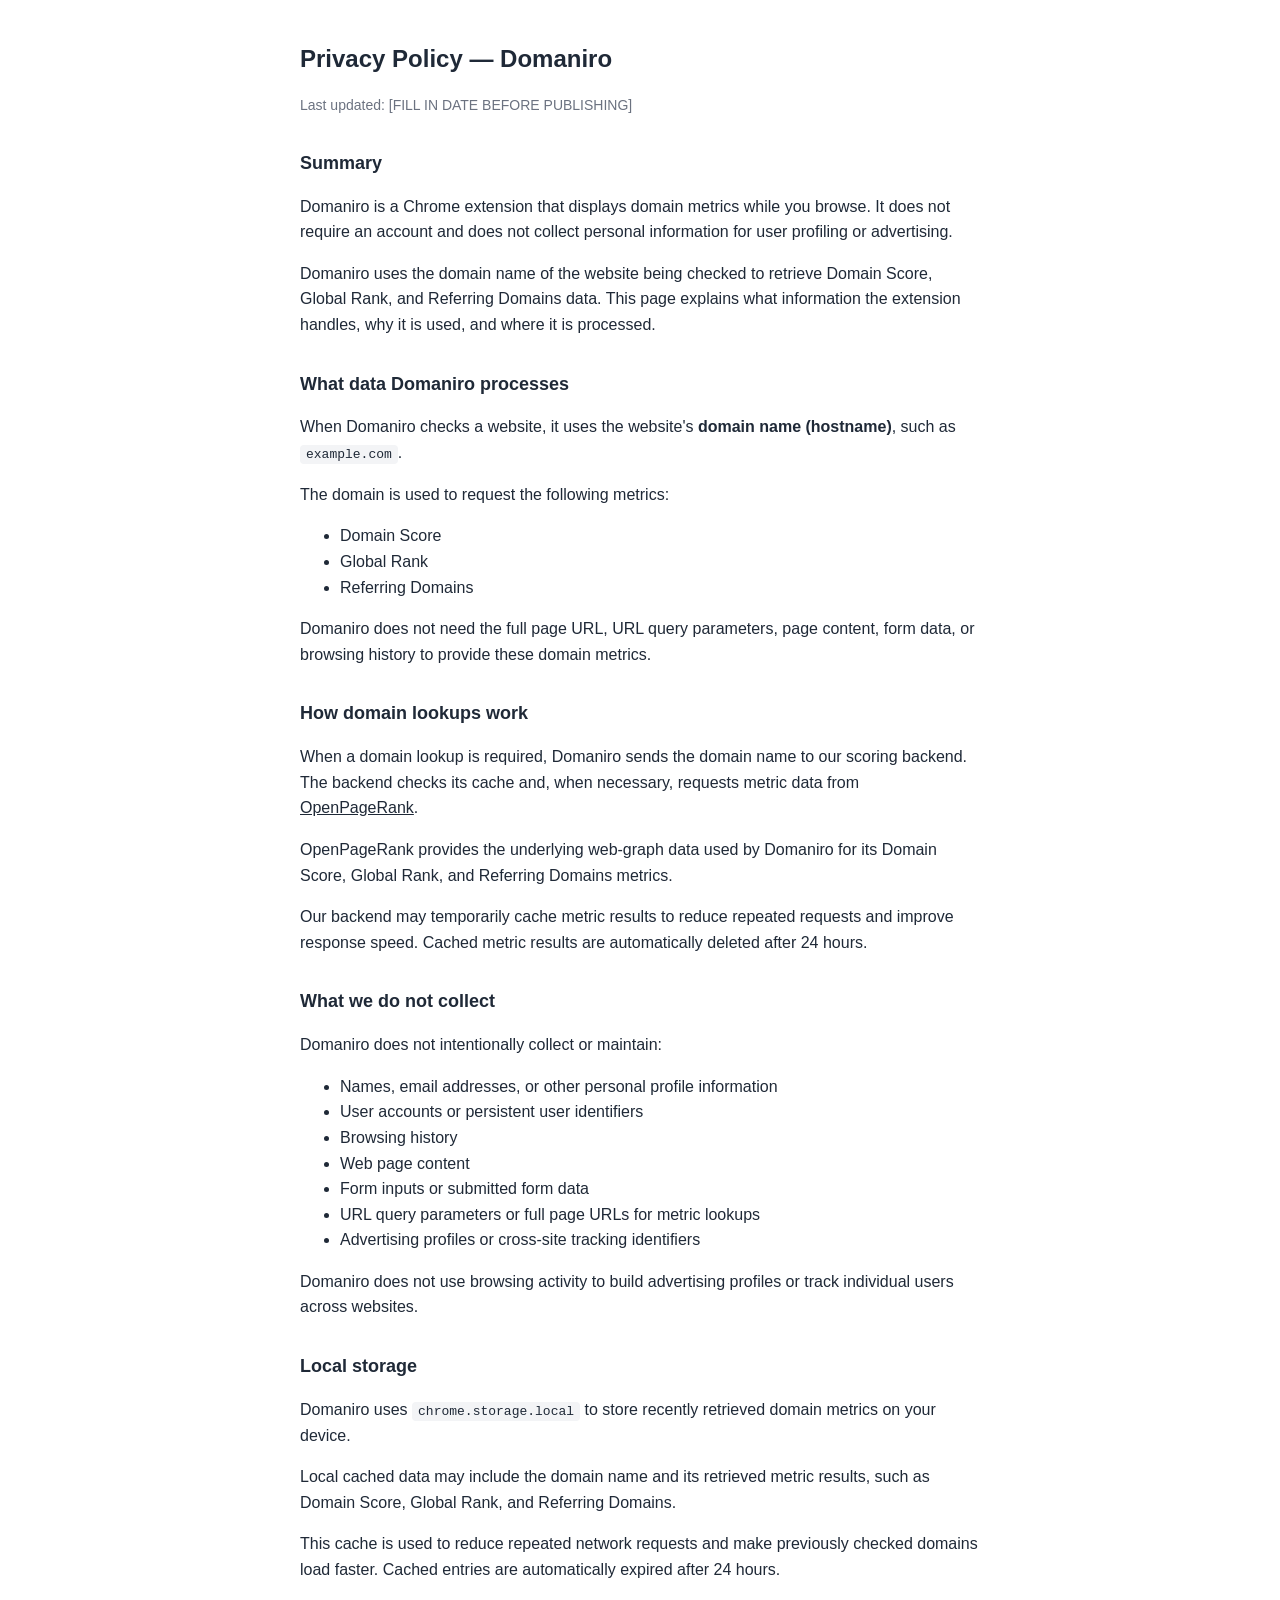
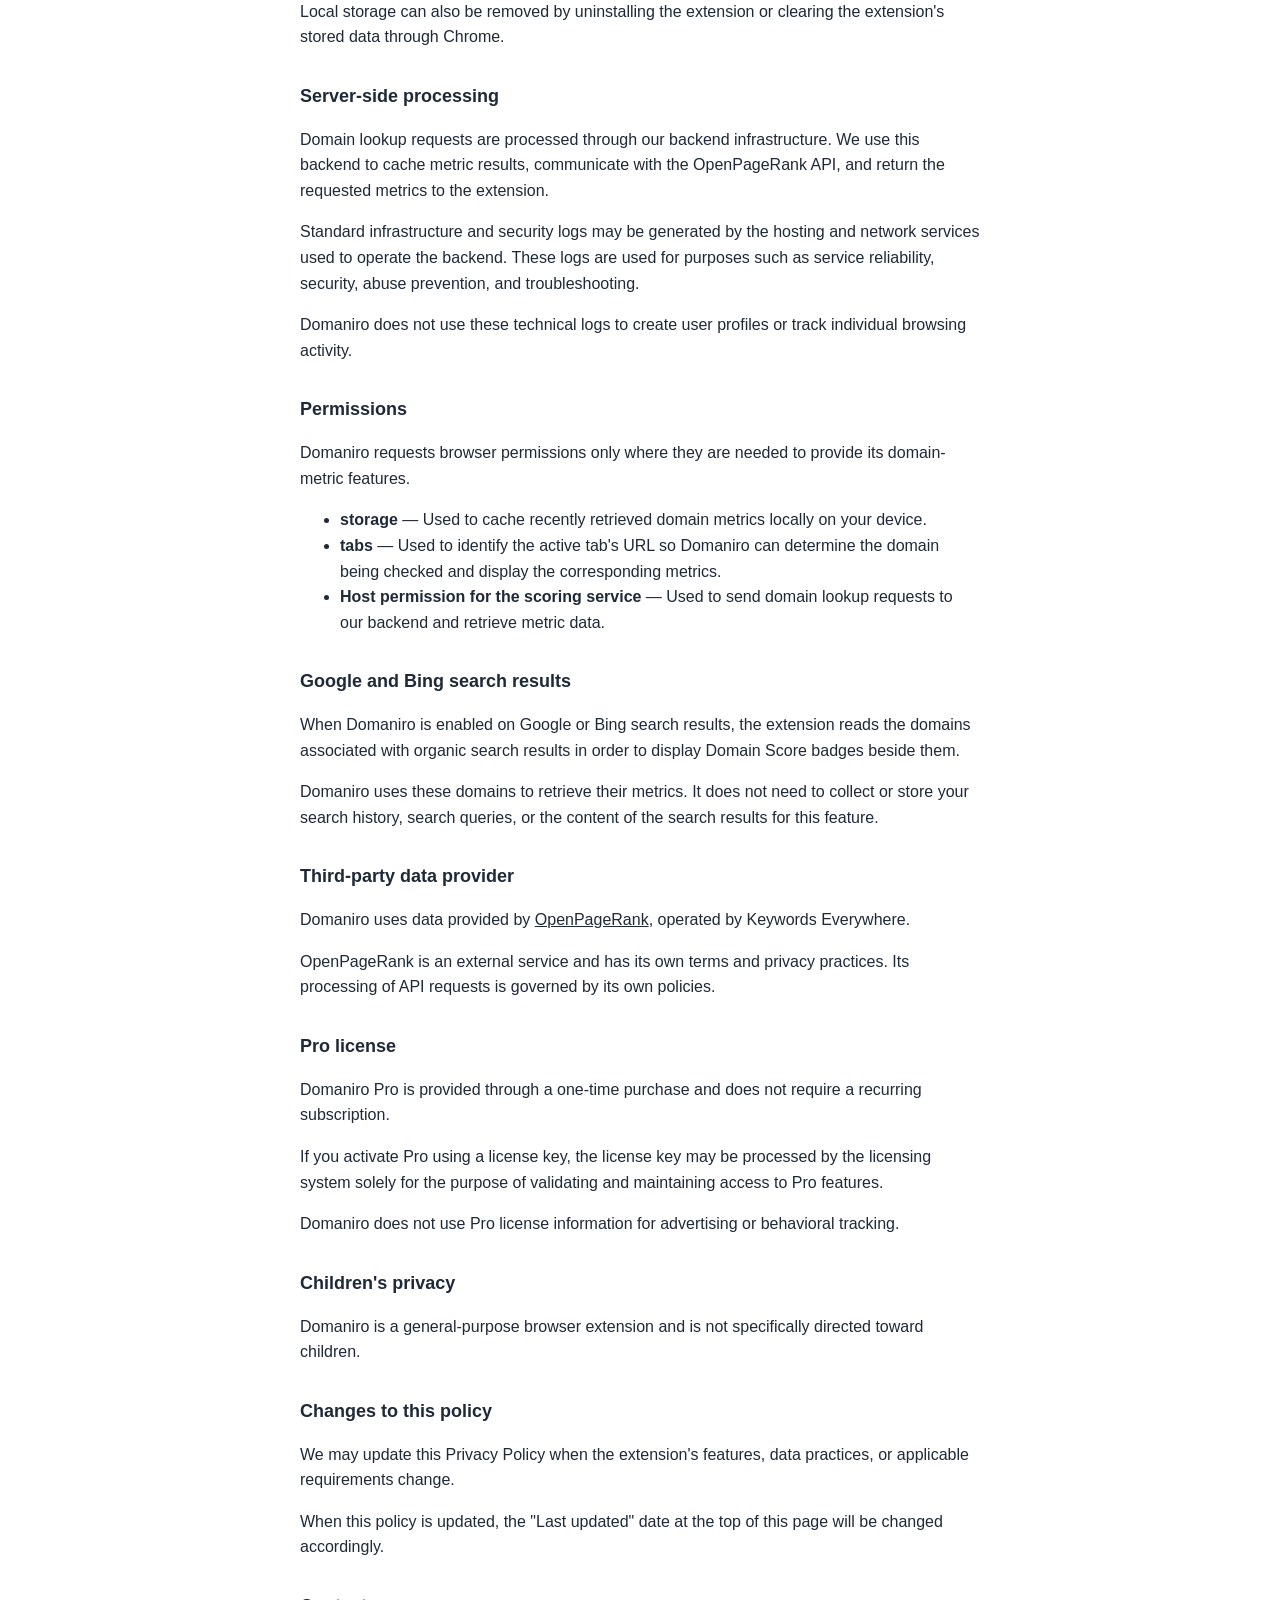
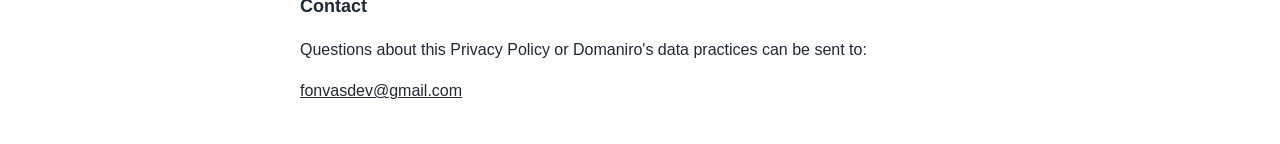
<file: privacy-policy.html>
<!DOCTYPE html>
<html lang="en">

<head>
  <meta charset="utf-8" />

  <title>Privacy Policy — Domaniro</title>

  <meta
    name="viewport"
    content="width=device-width, initial-scale=1"
  />

  <style>
    body {
      font-family: -apple-system, BlinkMacSystemFont, "Segoe UI", sans-serif;
      max-width: 680px;
      margin: 40px auto;
      padding: 0 20px;
      line-height: 1.6;
      color: #1f2937;
    }

    h1 {
      font-size: 24px;
    }

    h2 {
      font-size: 18px;
      margin-top: 32px;
    }

    .updated {
      color: #6b7280;
      font-size: 14px;
    }

    code {
      background: #f3f4f6;
      padding: 2px 6px;
      border-radius: 4px;
      font-size: 13px;
    }

    a {
      color: inherit;
    }
  </style>
</head>


<body>

  <h1>Privacy Policy — Domaniro</h1>

  <p class="updated">
    <!-- TODO: Fill in the actual date -->
    Last updated: [FILL IN DATE BEFORE PUBLISHING]
  </p>


  <h2>Summary</h2>

  <p>
    Domaniro is a Chrome extension that displays domain metrics while
    you browse. It does not require an account and does not collect
    personal information for user profiling or advertising.
  </p>

  <p>
    Domaniro uses the domain name of the website being checked to
    retrieve Domain Score, Global Rank, and Referring Domains data.
    This page explains what information the extension handles,
    why it is used, and where it is processed.
  </p>


  <h2>What data Domaniro processes</h2>

  <p>
    When Domaniro checks a website, it uses the website's
    <strong>domain name (hostname)</strong>, such as
    <code>example.com</code>.
  </p>

  <p>
    The domain is used to request the following metrics:
  </p>

  <ul>
    <li>Domain Score</li>
    <li>Global Rank</li>
    <li>Referring Domains</li>
  </ul>

  <p>
    Domaniro does not need the full page URL, URL query parameters,
    page content, form data, or browsing history to provide these
    domain metrics.
  </p>


  <h2>How domain lookups work</h2>

  <p>
    When a domain lookup is required, Domaniro sends the domain name
    to our scoring backend. The backend checks its cache and,
    when necessary, requests metric data from
    <a
      href="https://openpagerank.keywordseverywhere.com"
      target="_blank"
      rel="noopener"
    >OpenPageRank</a>.
  </p>

  <p>
    OpenPageRank provides the underlying web-graph data used by
    Domaniro for its Domain Score, Global Rank, and Referring Domains
    metrics.
  </p>

  <p>
    Our backend may temporarily cache metric results to reduce
    repeated requests and improve response speed. Cached metric
    results are automatically deleted after 24 hours.
  </p>


  <h2>What we do not collect</h2>

  <p>
    Domaniro does not intentionally collect or maintain:
  </p>

  <ul>
    <li>Names, email addresses, or other personal profile information</li>
    <li>User accounts or persistent user identifiers</li>
    <li>Browsing history</li>
    <li>Web page content</li>
    <li>Form inputs or submitted form data</li>
    <li>URL query parameters or full page URLs for metric lookups</li>
    <li>Advertising profiles or cross-site tracking identifiers</li>
  </ul>

  <p>
    Domaniro does not use browsing activity to build advertising
    profiles or track individual users across websites.
  </p>


  <h2>Local storage</h2>

  <p>
    Domaniro uses <code>chrome.storage.local</code> to store recently
    retrieved domain metrics on your device.
  </p>

  <p>
    Local cached data may include the domain name and its retrieved
    metric results, such as Domain Score, Global Rank, and Referring
    Domains.
  </p>

  <p>
    This cache is used to reduce repeated network requests and make
    previously checked domains load faster. Cached entries are
    automatically expired after 24 hours.
  </p>

  <p>
    Local storage can also be removed by uninstalling the extension
    or clearing the extension's stored data through Chrome.
  </p>


  <h2>Server-side processing</h2>

  <p>
    Domain lookup requests are processed through our backend
    infrastructure. We use this backend to cache metric results,
    communicate with the OpenPageRank API, and return the requested
    metrics to the extension.
  </p>

  <p>
    Standard infrastructure and security logs may be generated by
    the hosting and network services used to operate the backend.
    These logs are used for purposes such as service reliability,
    security, abuse prevention, and troubleshooting.
  </p>

  <p>
    Domaniro does not use these technical logs to create user profiles
    or track individual browsing activity.
  </p>


  <h2>Permissions</h2>

  <p>
    Domaniro requests browser permissions only where they are needed
    to provide its domain-metric features.
  </p>

  <ul>

    <li>
      <strong>storage</strong> —
      Used to cache recently retrieved domain metrics locally on
      your device.
    </li>

    <li>
      <strong>tabs</strong> —
      Used to identify the active tab's URL so Domaniro can determine
      the domain being checked and display the corresponding metrics.
    </li>

    <li>
      <strong>Host permission for the scoring service</strong> —
      Used to send domain lookup requests to our backend and retrieve
      metric data.
    </li>

  </ul>


  <h2>Google and Bing search results</h2>

  <p>
    When Domaniro is enabled on Google or Bing search results,
    the extension reads the domains associated with organic search
    results in order to display Domain Score badges beside them.
  </p>

  <p>
    Domaniro uses these domains to retrieve their metrics. It does
    not need to collect or store your search history, search queries,
    or the content of the search results for this feature.
  </p>


  <h2>Third-party data provider</h2>

  <p>
    Domaniro uses data provided by
    <a
      href="https://openpagerank.keywordseverywhere.com"
      target="_blank"
      rel="noopener"
    >OpenPageRank</a>,
    operated by Keywords Everywhere.
  </p>

  <p>
    OpenPageRank is an external service and has its own terms and
    privacy practices. Its processing of API requests is governed
    by its own policies.
  </p>


  <h2>Pro license</h2>

  <p>
    Domaniro Pro is provided through a one-time purchase and does
    not require a recurring subscription.
  </p>

  <p>
    If you activate Pro using a license key, the license key may be
    processed by the licensing system solely for the purpose of
    validating and maintaining access to Pro features.
  </p>

  <p>
    Domaniro does not use Pro license information for advertising
    or behavioral tracking.
  </p>


  <h2>Children's privacy</h2>

  <p>
    Domaniro is a general-purpose browser extension and is not
    specifically directed toward children.
  </p>


  <h2>Changes to this policy</h2>

  <p>
    We may update this Privacy Policy when the extension's features,
    data practices, or applicable requirements change.
  </p>

  <p>
    When this policy is updated, the "Last updated" date at the top
    of this page will be changed accordingly.
  </p>


  <h2>Contact</h2>

  <p>
    Questions about this Privacy Policy or Domaniro's data practices
    can be sent to:
  </p>

  <p>
    <a href="mailto:fonvasdev@gmail.com">
      fonvasdev@gmail.com
    </a>
  </p>


</body>

</html>
</file>
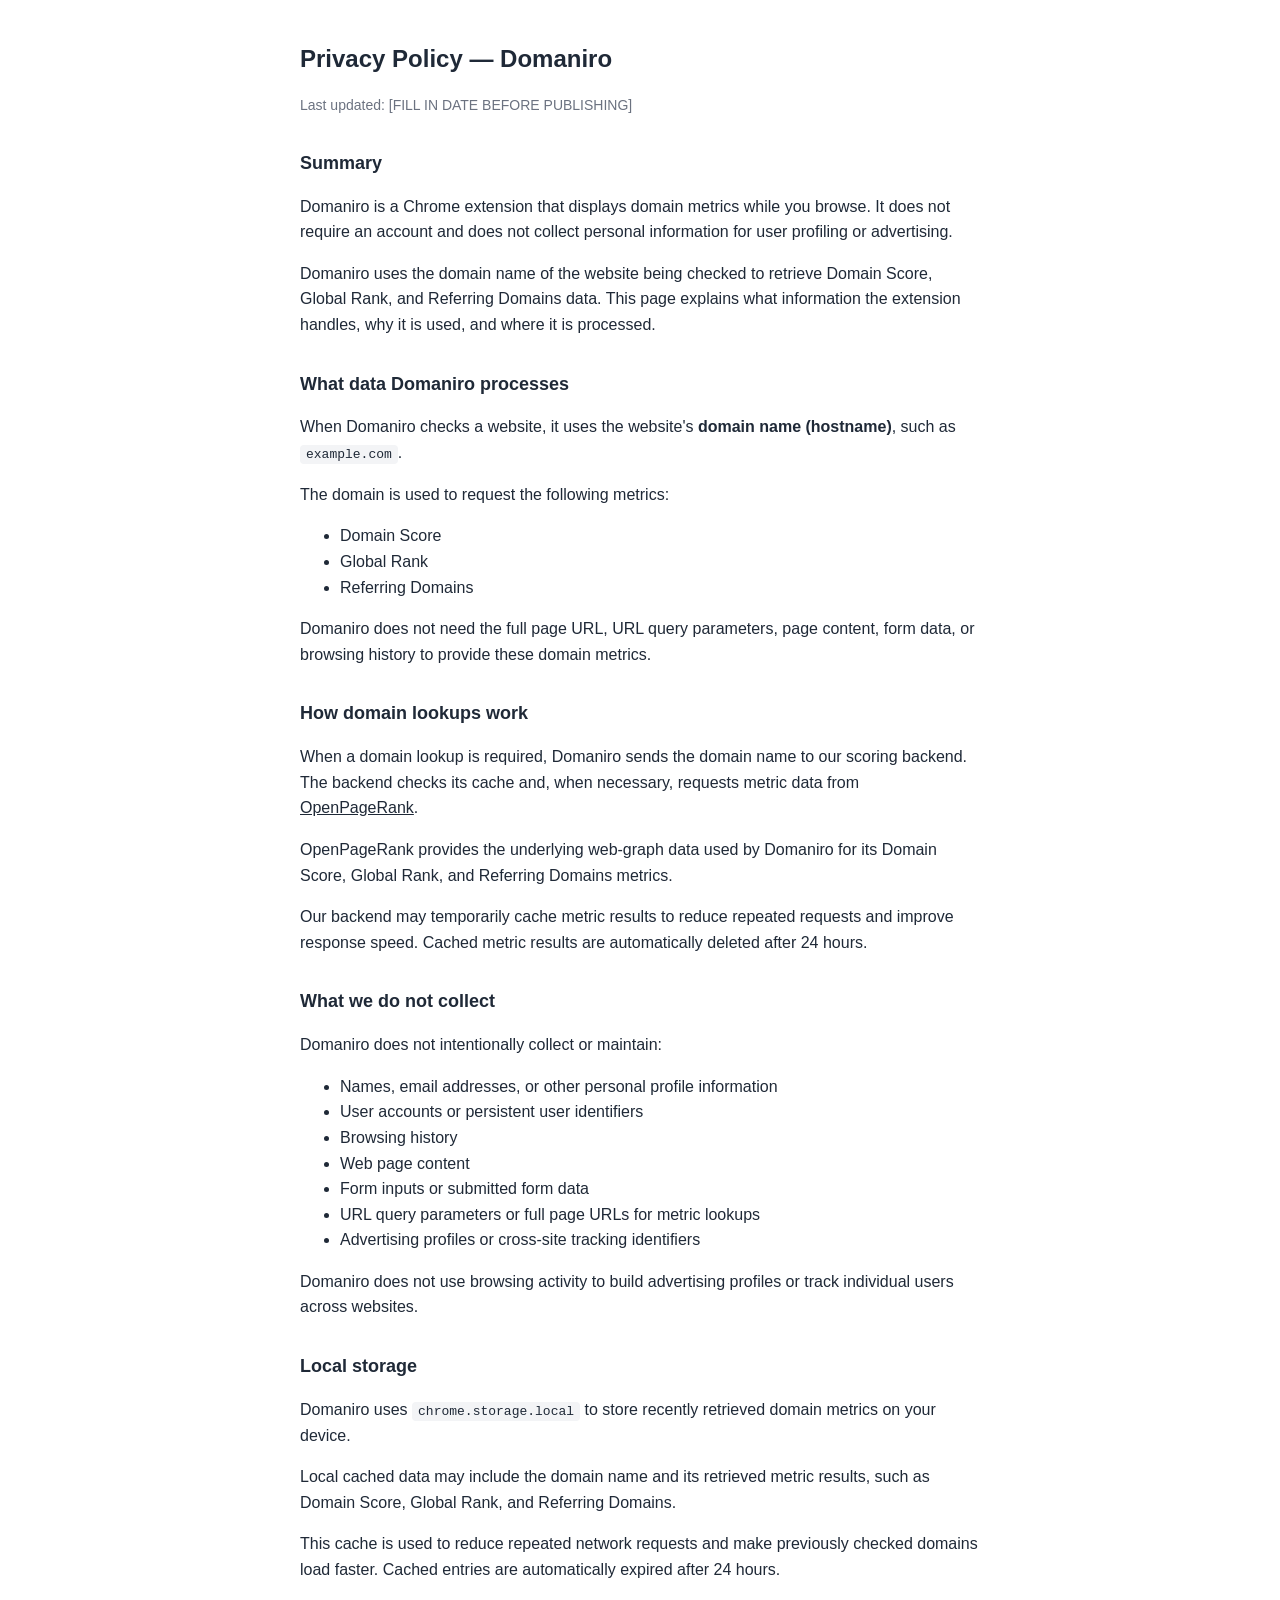
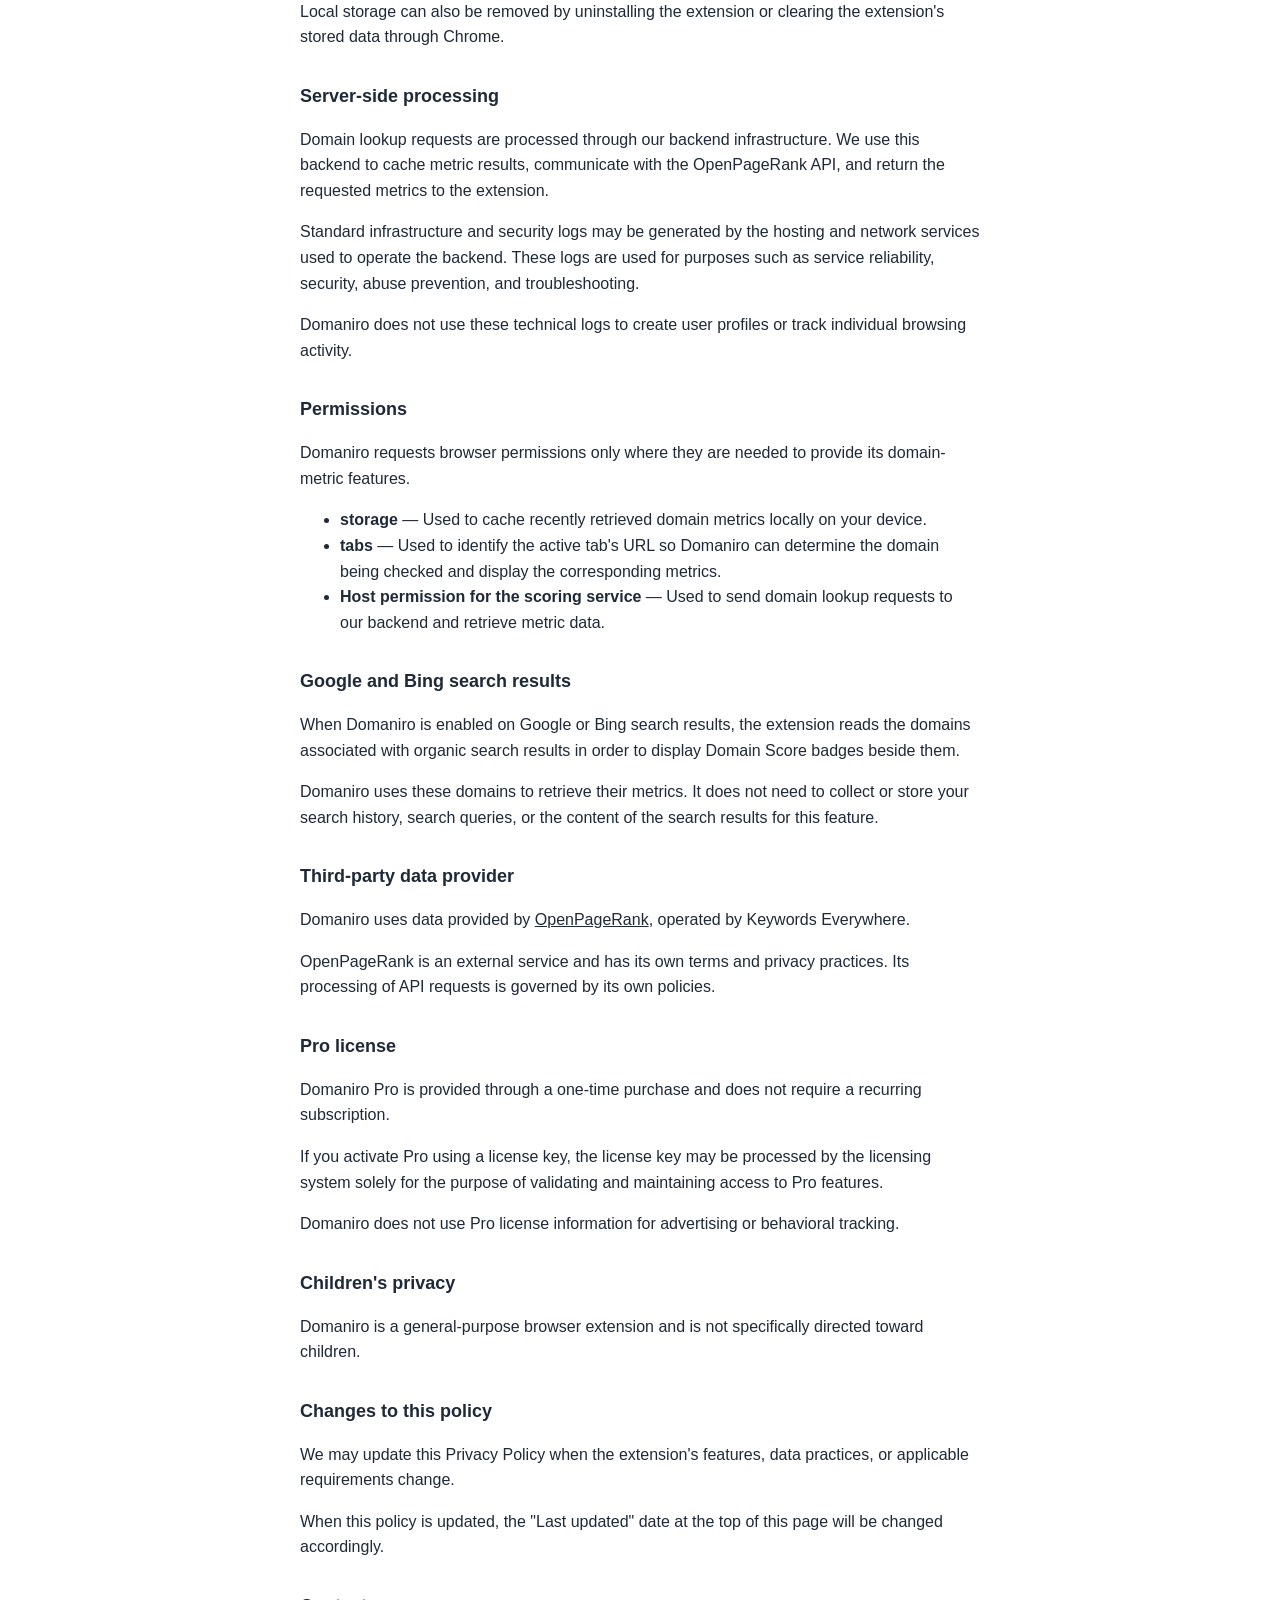
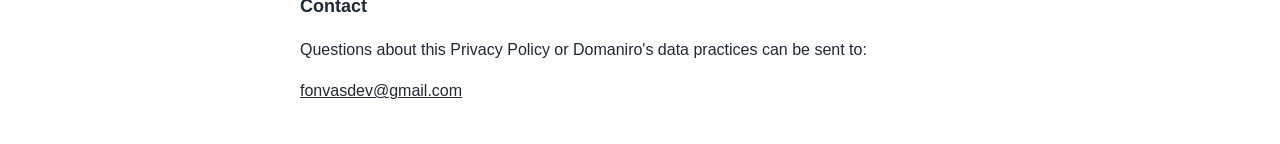
<file: product/domaniro/privacy-policy.html>
<!DOCTYPE html>
<html lang="en">

<head>
  <meta charset="utf-8" />

  <title>Privacy Policy — Domaniro</title>

  <meta
    name="viewport"
    content="width=device-width, initial-scale=1"
  />
  <link rel="canonical" href="https://fonvas.com/product/domaniro/privacy-policy.html" />

  <style>
    body {
      font-family: -apple-system, BlinkMacSystemFont, "Segoe UI", sans-serif;
      max-width: 680px;
      margin: 40px auto;
      padding: 0 20px;
      line-height: 1.6;
      color: #1f2937;
    }

    h1 {
      font-size: 24px;
    }

    h2 {
      font-size: 18px;
      margin-top: 32px;
    }

    .updated {
      color: #6b7280;
      font-size: 14px;
    }

    code {
      background: #f3f4f6;
      padding: 2px 6px;
      border-radius: 4px;
      font-size: 13px;
    }

    a {
      color: inherit;
    }
  </style>
</head>


<body>

  <h1>Privacy Policy — Domaniro</h1>

  <p class="updated">
    <!-- TODO: Fill in the actual date -->
    Last updated: [FILL IN DATE BEFORE PUBLISHING]
  </p>


  <h2>Summary</h2>

  <p>
    Domaniro is a Chrome extension that displays domain metrics while
    you browse. It does not require an account and does not collect
    personal information for user profiling or advertising.
  </p>

  <p>
    Domaniro uses the domain name of the website being checked to
    retrieve Domain Score, Global Rank, and Referring Domains data.
    This page explains what information the extension handles,
    why it is used, and where it is processed.
  </p>


  <h2>What data Domaniro processes</h2>

  <p>
    When Domaniro checks a website, it uses the website's
    <strong>domain name (hostname)</strong>, such as
    <code>example.com</code>.
  </p>

  <p>
    The domain is used to request the following metrics:
  </p>

  <ul>
    <li>Domain Score</li>
    <li>Global Rank</li>
    <li>Referring Domains</li>
  </ul>

  <p>
    Domaniro does not need the full page URL, URL query parameters,
    page content, form data, or browsing history to provide these
    domain metrics.
  </p>


  <h2>How domain lookups work</h2>

  <p>
    When a domain lookup is required, Domaniro sends the domain name
    to our scoring backend. The backend checks its cache and,
    when necessary, requests metric data from
    <a
      href="https://openpagerank.keywordseverywhere.com"
      target="_blank"
      rel="noopener"
    >OpenPageRank</a>.
  </p>

  <p>
    OpenPageRank provides the underlying web-graph data used by
    Domaniro for its Domain Score, Global Rank, and Referring Domains
    metrics.
  </p>

  <p>
    Our backend may temporarily cache metric results to reduce
    repeated requests and improve response speed. Cached metric
    results are automatically deleted after 24 hours.
  </p>


  <h2>What we do not collect</h2>

  <p>
    Domaniro does not intentionally collect or maintain:
  </p>

  <ul>
    <li>Names, email addresses, or other personal profile information</li>
    <li>User accounts or persistent user identifiers</li>
    <li>Browsing history</li>
    <li>Web page content</li>
    <li>Form inputs or submitted form data</li>
    <li>URL query parameters or full page URLs for metric lookups</li>
    <li>Advertising profiles or cross-site tracking identifiers</li>
  </ul>

  <p>
    Domaniro does not use browsing activity to build advertising
    profiles or track individual users across websites.
  </p>


  <h2>Local storage</h2>

  <p>
    Domaniro uses <code>chrome.storage.local</code> to store recently
    retrieved domain metrics on your device.
  </p>

  <p>
    Local cached data may include the domain name and its retrieved
    metric results, such as Domain Score, Global Rank, and Referring
    Domains.
  </p>

  <p>
    This cache is used to reduce repeated network requests and make
    previously checked domains load faster. Cached entries are
    automatically expired after 24 hours.
  </p>

  <p>
    Local storage can also be removed by uninstalling the extension
    or clearing the extension's stored data through Chrome.
  </p>


  <h2>Server-side processing</h2>

  <p>
    Domain lookup requests are processed through our backend
    infrastructure. We use this backend to cache metric results,
    communicate with the OpenPageRank API, and return the requested
    metrics to the extension.
  </p>

  <p>
    Standard infrastructure and security logs may be generated by
    the hosting and network services used to operate the backend.
    These logs are used for purposes such as service reliability,
    security, abuse prevention, and troubleshooting.
  </p>

  <p>
    Domaniro does not use these technical logs to create user profiles
    or track individual browsing activity.
  </p>


  <h2>Permissions</h2>

  <p>
    Domaniro requests browser permissions only where they are needed
    to provide its domain-metric features.
  </p>

  <ul>

    <li>
      <strong>storage</strong> —
      Used to cache recently retrieved domain metrics locally on
      your device.
    </li>

    <li>
      <strong>tabs</strong> —
      Used to identify the active tab's URL so Domaniro can determine
      the domain being checked and display the corresponding metrics.
    </li>

    <li>
      <strong>Host permission for the scoring service</strong> —
      Used to send domain lookup requests to our backend and retrieve
      metric data.
    </li>

  </ul>


  <h2>Google and Bing search results</h2>

  <p>
    When Domaniro is enabled on Google or Bing search results,
    the extension reads the domains associated with organic search
    results in order to display Domain Score badges beside them.
  </p>

  <p>
    Domaniro uses these domains to retrieve their metrics. It does
    not need to collect or store your search history, search queries,
    or the content of the search results for this feature.
  </p>


  <h2>Third-party data provider</h2>

  <p>
    Domaniro uses data provided by
    <a
      href="https://openpagerank.keywordseverywhere.com"
      target="_blank"
      rel="noopener"
    >OpenPageRank</a>,
    operated by Keywords Everywhere.
  </p>

  <p>
    OpenPageRank is an external service and has its own terms and
    privacy practices. Its processing of API requests is governed
    by its own policies.
  </p>


  <h2>Pro license</h2>

  <p>
    Domaniro Pro is provided through a one-time purchase and does
    not require a recurring subscription.
  </p>

  <p>
    If you activate Pro using a license key, the license key may be
    processed by the licensing system solely for the purpose of
    validating and maintaining access to Pro features.
  </p>

  <p>
    Domaniro does not use Pro license information for advertising
    or behavioral tracking.
  </p>


  <h2>Children's privacy</h2>

  <p>
    Domaniro is a general-purpose browser extension and is not
    specifically directed toward children.
  </p>


  <h2>Changes to this policy</h2>

  <p>
    We may update this Privacy Policy when the extension's features,
    data practices, or applicable requirements change.
  </p>

  <p>
    When this policy is updated, the "Last updated" date at the top
    of this page will be changed accordingly.
  </p>


  <h2>Contact</h2>

  <p>
    Questions about this Privacy Policy or Domaniro's data practices
    can be sent to:
  </p>

  <p>
    <a href="mailto:fonvasdev@gmail.com">
      fonvasdev@gmail.com
    </a>
  </p>


</body>

</html>
</file>
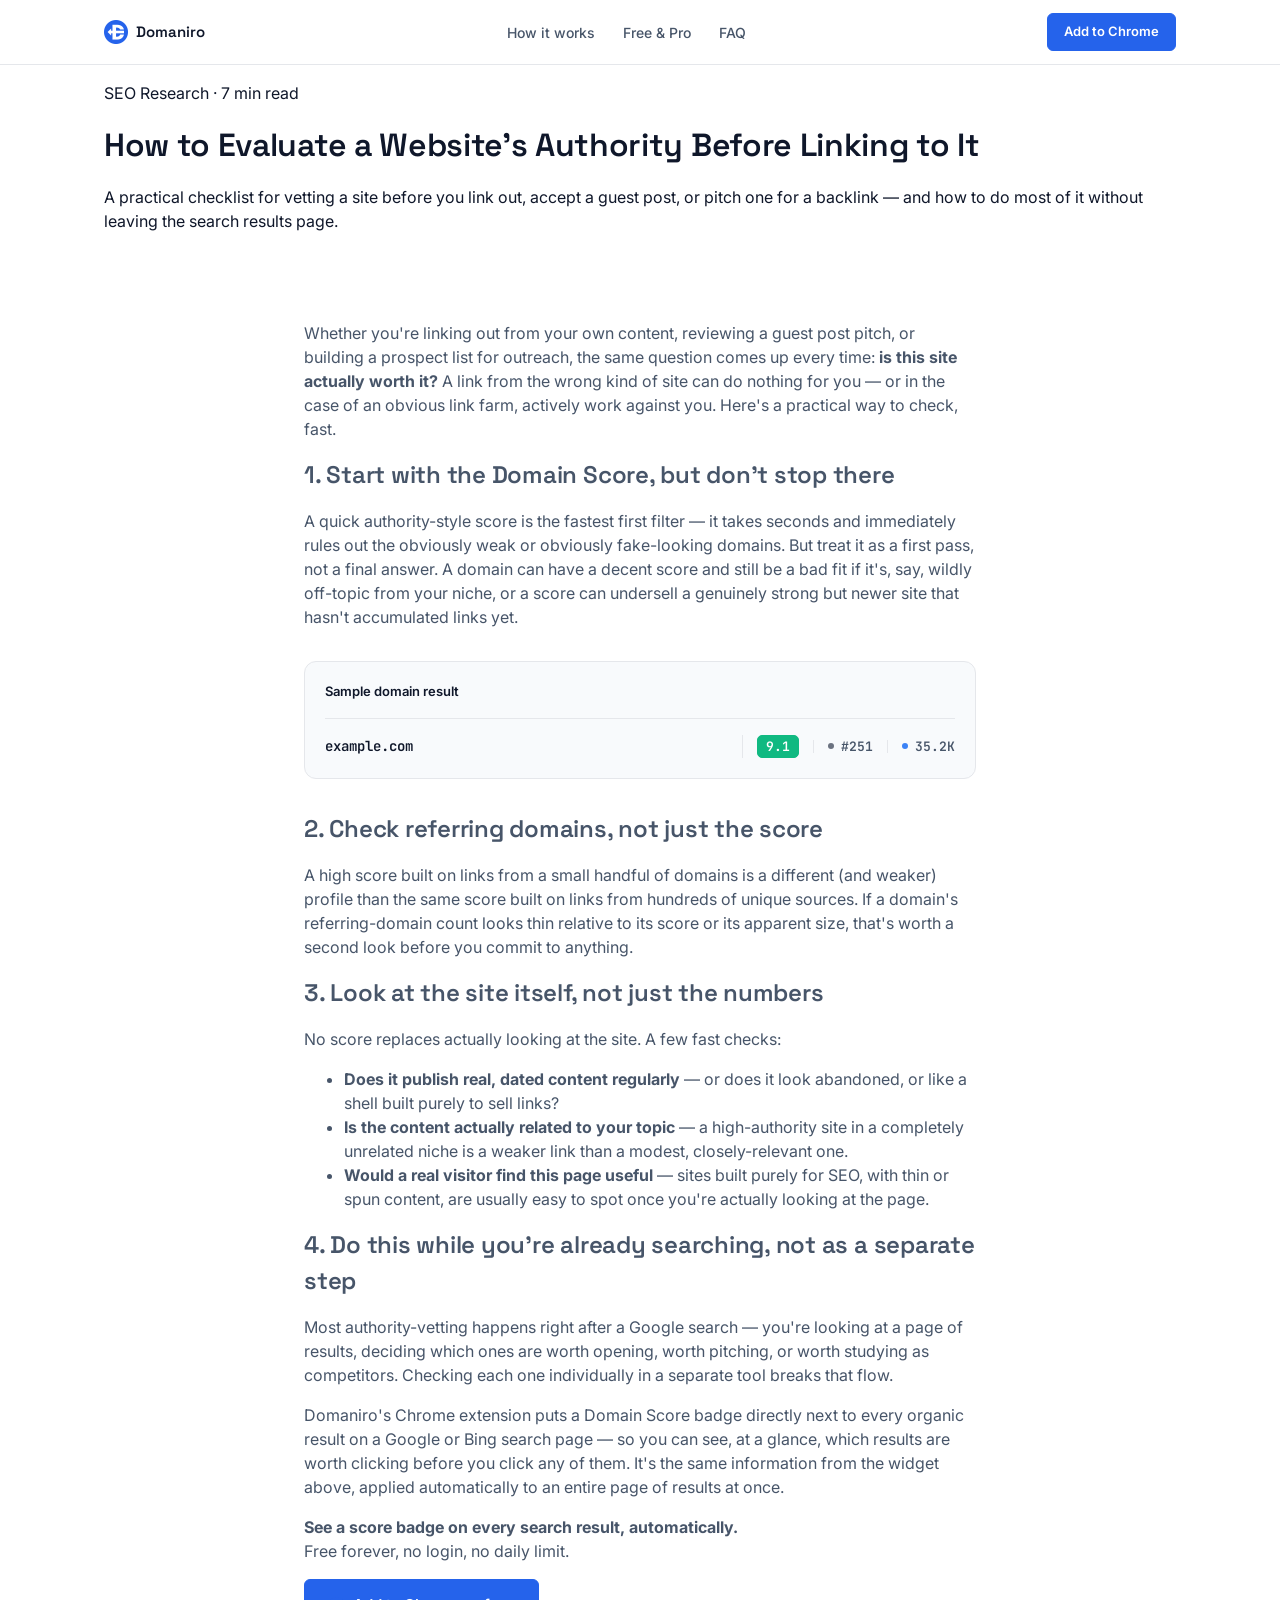
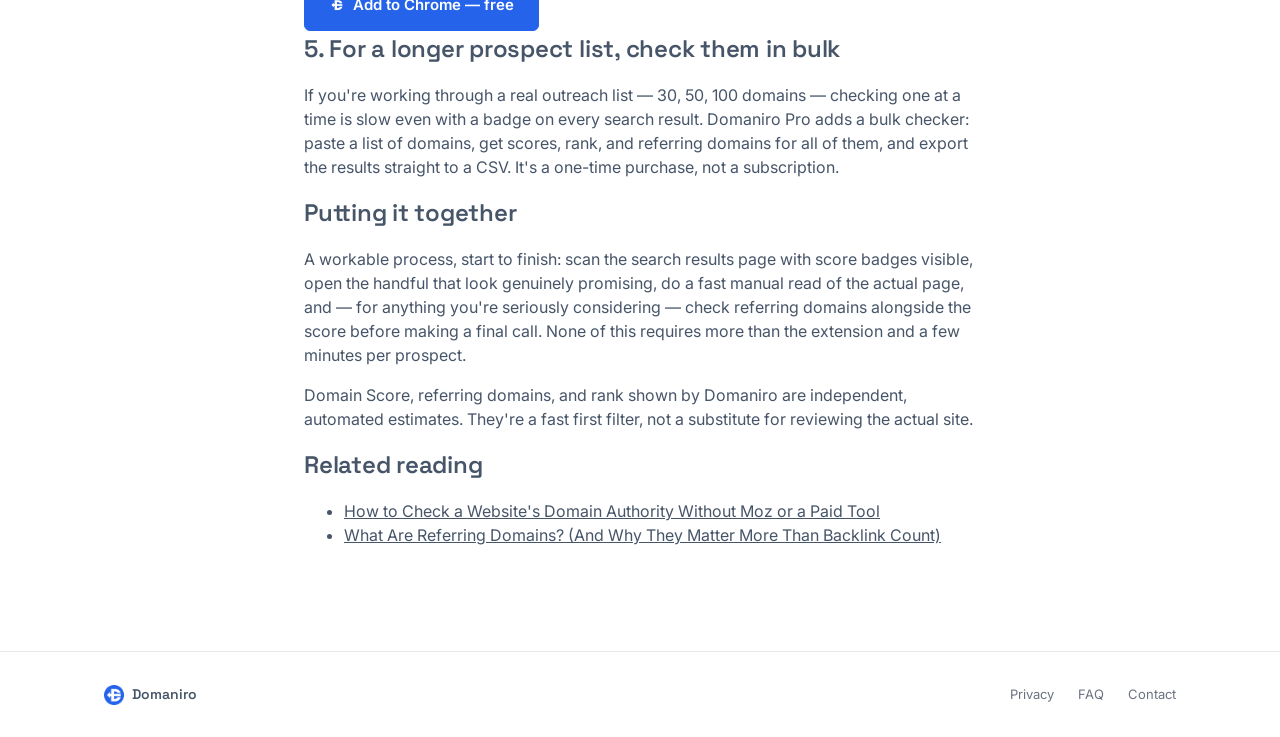
<file: product/domaniro/seo-guide/evaluate-website-before-linking.html>
<!DOCTYPE html>
<html lang="en">
<head>
<meta charset="UTF-8" />
<meta name="viewport" content="width=device-width, initial-scale=1.0" />
<title>How to Evaluate a Website's Authority Before Linking to It | Domaniro</title>
<meta name="description" content="A practical checklist for vetting a site before you link to it, accept a guest post, or pitch one — plus how to do most of it without leaving the search results page." />
<link rel="icon" type="image/png" href="../assets/icon128.png" />
<link rel="preconnect" href="https://fonts.googleapis.com">
<link rel="preconnect" href="https://fonts.gstatic.com" crossorigin>
<link href="https://fonts.googleapis.com/css2?family=Space+Grotesk:wght@500;600;700&family=Inter:wght@400;500;600;700&family=JetBrains+Mono:wght@500;600;700&display=swap" rel="stylesheet">
<link rel="stylesheet" href="../style.css" />
<link rel="canonical" href="https://fonvas.com/product/domaniro/seo-guide/evaluate-website-before-linking.html" />
</head>
<body>

<header class="site-header">
  <div class="wrap header-inner">
    <a href="../" class="brand">
      <img src="../../../assets/icon48.png" alt="" width="24" height="24" />
      <span>Domaniro</span>
    </a>
    <nav class="site-nav">
      <a href="../#how">How it works</a>
      <a href="../#pricing">Free &amp; Pro</a>
      <a href="../#faq">FAQ</a>
    </nav>
    <a href="https://chromewebstore.google.com/detail/Domaniro/fomaghafjmcokhkfccbfpigfmlgekgib" class="btn btn-primary btn-small">Add to Chrome</a>
  </div>
</header>

<main>
  <div class="article-header">
    <div class="wrap">
      <p class="article-meta">SEO Research · 7 min read</p>
      <h1>How to Evaluate a Website's Authority Before Linking to It</h1>
      <p class="article-dek">
        A practical checklist for vetting a site before you link out,
        accept a guest post, or pitch one for a backlink — and how to do
        most of it without leaving the search results page.
      </p>
    </div>
  </div>

  <article class="article-body">
    <p>
      Whether you're linking out from your own content, reviewing a guest
      post pitch, or building a prospect list for outreach, the same
      question comes up every time: <strong>is this site actually worth
      it?</strong> A link from the wrong kind of site can do nothing for
      you — or in the case of an obvious link farm, actively work against
      you. Here's a practical way to check, fast.
    </p>

    <h2>1. Start with the Domain Score, but don't stop there</h2>
    <p>
      A quick authority-style score is the fastest first filter — it
      takes seconds and immediately rules out the obviously weak or
      obviously fake-looking domains. But treat it as a first pass, not a
      final answer. A domain can have a decent score and still be a bad
      fit if it's, say, wildly off-topic from your niche, or a score can
      undersell a genuinely strong but newer site that hasn't accumulated
      links yet.
    </p>

    <div class="domain-widget">
      <p class="domain-widget-label">Sample domain result</p>
      <div class="domain-widget-result" aria-live="polite">
        <p class="domain-widget-result-domain">example.com</p>
        <div class="domain-widget-stat">
          <span class="domain-widget-stat-label">Domain Score</span>
          <span class="domain-widget-stat-value" data-band="high">9.1</span>
        </div>
        <div class="domain-widget-stat">
          <span class="domain-widget-stat-label">Global Rank</span>
          <span class="domain-widget-stat-value">#251</span>
        </div>
        <div class="domain-widget-stat">
          <span class="domain-widget-stat-label">Referring Domains</span>
          <span class="domain-widget-stat-value">35.2K</span>
        </div>
      </div>
    </div>

    <h2>2. Check referring domains, not just the score</h2>
    <p>
      A high score built on links from a small handful of domains is a
      different (and weaker) profile than the same score built on links
      from hundreds of unique sources. If a domain's referring-domain
      count looks thin relative to its score or its apparent size, that's
      worth a second look before you commit to anything.
    </p>

    <h2>3. Look at the site itself, not just the numbers</h2>
    <p>
      No score replaces actually looking at the site. A few fast checks:
    </p>
    <ul>
      <li><strong>Does it publish real, dated content regularly</strong> — or does it look abandoned, or like a shell built purely to sell links?</li>
      <li><strong>Is the content actually related to your topic</strong> — a high-authority site in a completely unrelated niche is a weaker link than a modest, closely-relevant one.</li>
      <li><strong>Would a real visitor find this page useful</strong> — sites built purely for SEO, with thin or spun content, are usually easy to spot once you're actually looking at the page.</li>
    </ul>

    <h2>4. Do this while you're already searching, not as a separate step</h2>
    <p>
      Most authority-vetting happens right after a Google search — you're
      looking at a page of results, deciding which ones are worth
      opening, worth pitching, or worth studying as competitors. Checking
      each one individually in a separate tool breaks that flow.
    </p>
    <p>
      Domaniro's Chrome extension puts a Domain Score badge directly next
      to every organic result on a Google or Bing search page — so you can
      see, at a glance, which results are worth clicking before you click
      any of them. It's the same information from the widget above,
      applied automatically to an entire page of results at once.
    </p>

    <div class="article-cta">
      <p><strong>See a score badge on every search result, automatically.</strong><br />Free forever, no login, no daily limit.</p>
      <a href="https://chromewebstore.google.com/detail/Domaniro/fomaghafjmcokhkfccbfpigfmlgekgib" class="btn btn-primary btn-large">
        <img src="../../../assets/icon16.png" alt="" width="16" height="16" />
        Add to Chrome — free
      </a>
    </div>

    <h2>5. For a longer prospect list, check them in bulk</h2>
    <p>
      If you're working through a real outreach list — 30, 50, 100
      domains — checking one at a time is slow even with a badge on every
      search result. Domaniro Pro adds a bulk checker: paste a list of
      domains, get scores, rank, and referring domains for all of them,
      and export the results straight to a CSV. It's a one-time purchase,
      not a subscription.
    </p>

    <h2>Putting it together</h2>
    <p>
      A workable process, start to finish: scan the search results page
      with score badges visible, open the handful that look genuinely
      promising, do a fast manual read of the actual page, and — for
      anything you're seriously considering — check referring domains
      alongside the score before making a final call. None of this
      requires more than the extension and a few minutes per prospect.
    </p>

    <p class="article-footnote">
      Domain Score, referring domains, and rank shown by Domaniro are
      independent, automated estimates. They're a fast first filter, not
      a substitute for reviewing the actual site.
    </p>

    <h2>Related reading</h2>
    <ul>
      <li><a href="how-to-check-domain-authority.html">How to Check a Website's Domain Authority Without Moz or a Paid Tool</a></li>
      <li><a href="what-are-referring-domains.html">What Are Referring Domains? (And Why They Matter More Than Backlink Count)</a></li>
    </ul>
  </article>
</main>

<footer class="site-footer">
  <div class="wrap footer-inner">
    <div class="footer-brand">
      <img src="../../../assets/icon48.png" alt="" width="20" height="20" />
      <span>Domaniro</span>
    </div>
    <div class="footer-links">
      <a href="../privacy-policy.html">Privacy</a>
      <a href="../#faq">FAQ</a>
      <a href="mailto:support@example.com">Contact</a>
    </div>
  </div>
</footer>

</body>
</html>
</file>
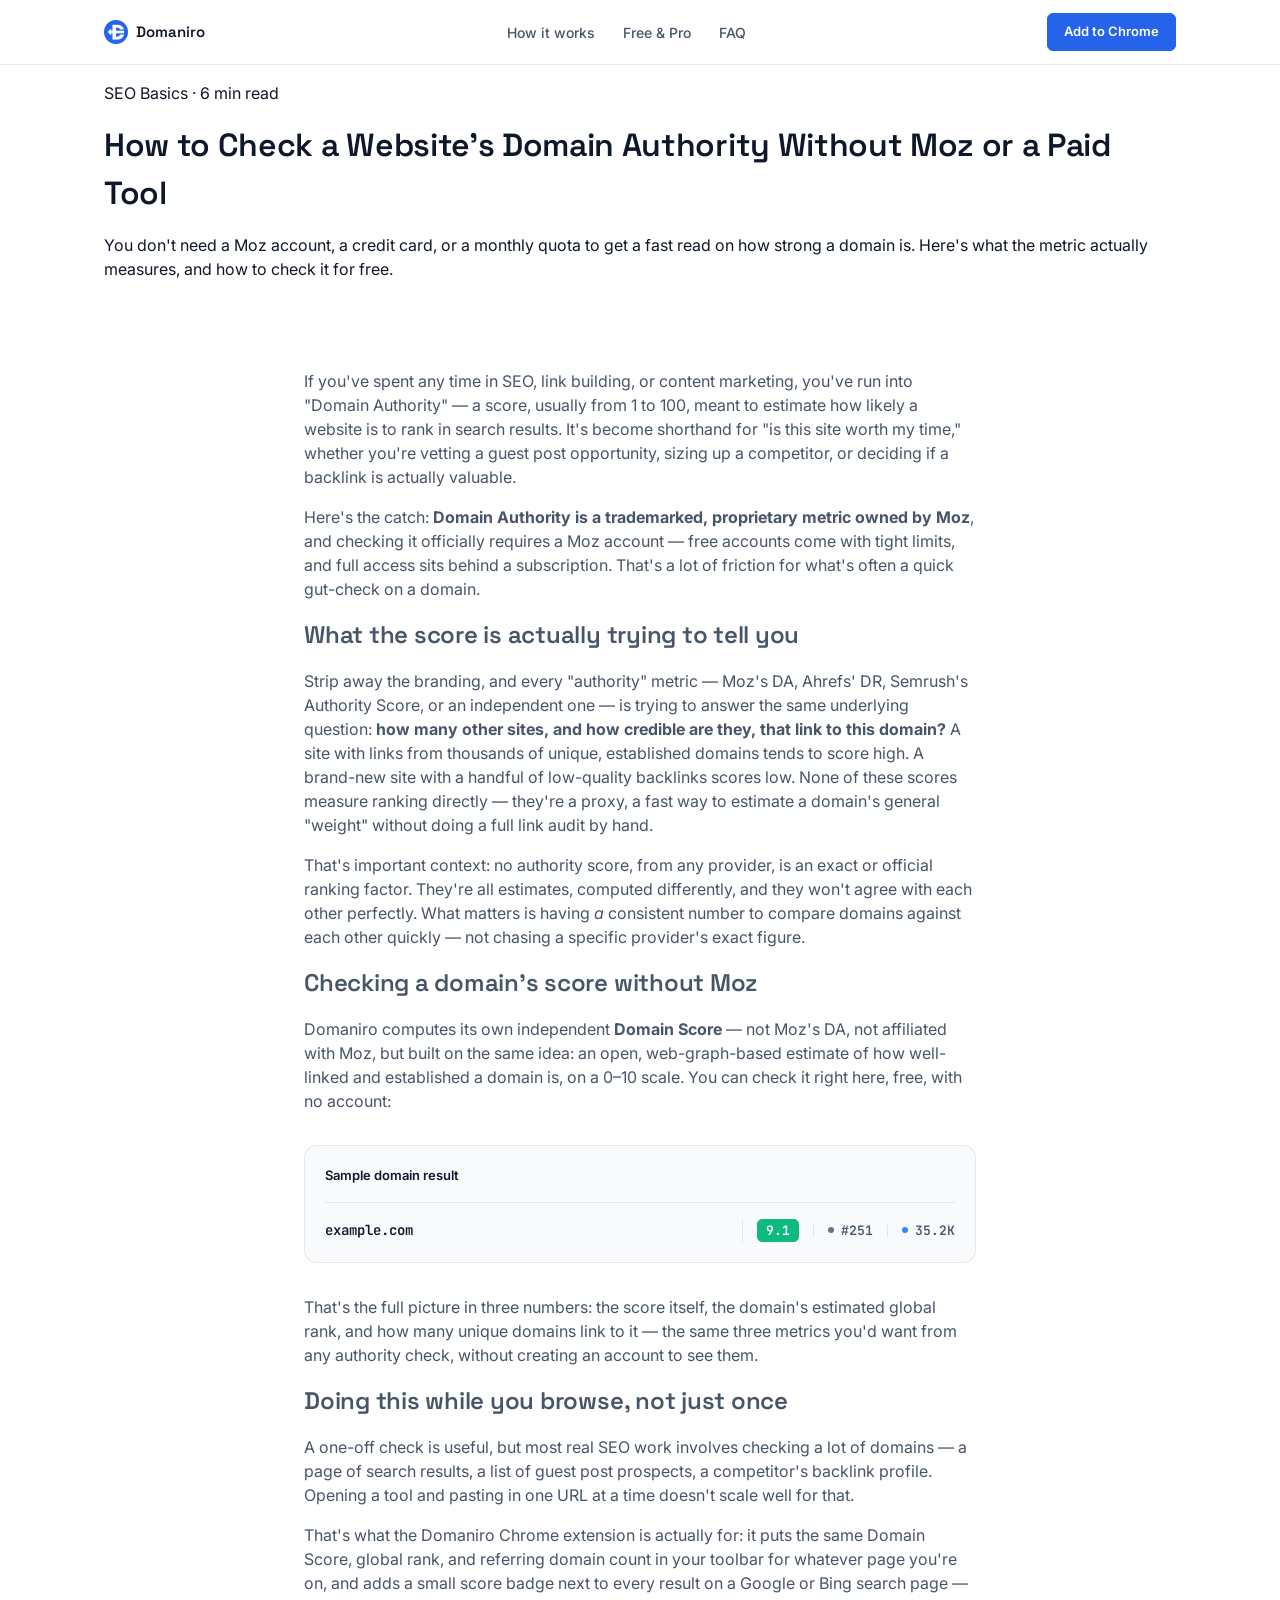
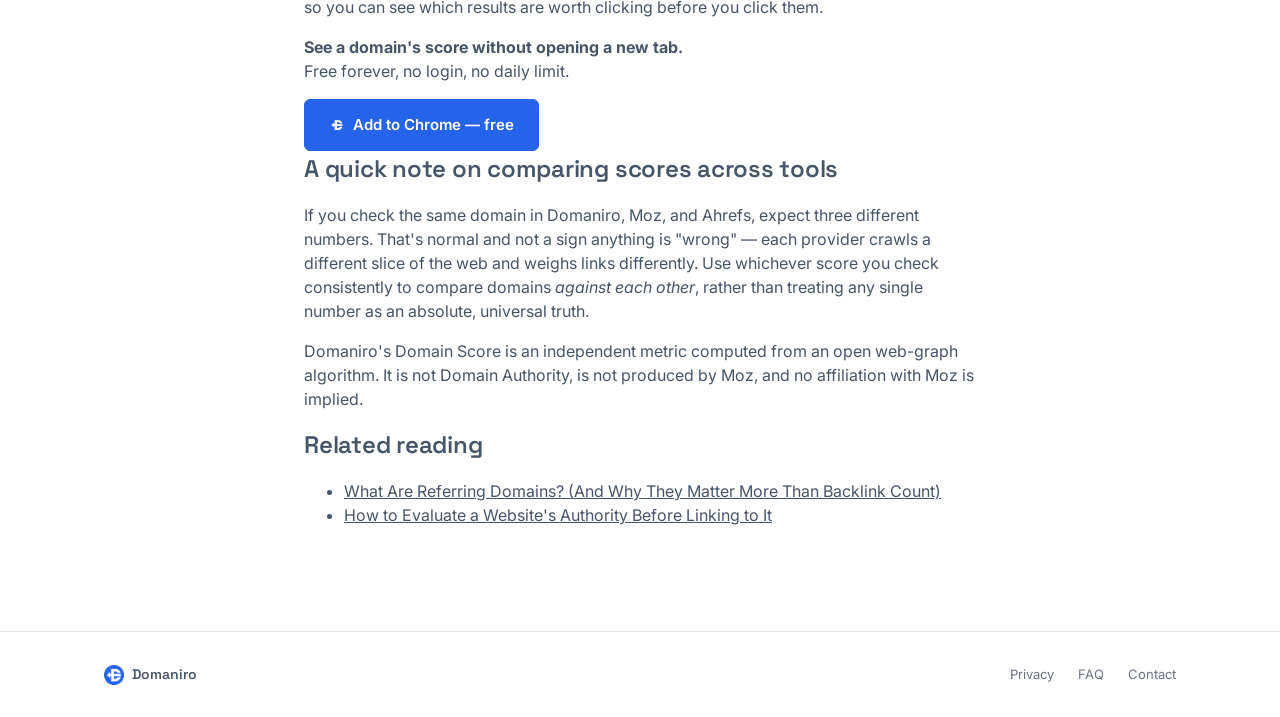
<file: product/domaniro/seo-guide/how-to-check-domain-authority.html>
<!DOCTYPE html>
<html lang="en">
<head>
<meta charset="UTF-8" />
<meta name="viewport" content="width=device-width, initial-scale=1.0" />
<title>How to Check a Website's Domain Authority Without Moz or a Paid Tool | Domaniro</title>
<meta name="description" content="You don't need a Moz account or a paid SEO subscription to size up a domain's authority. Here's what the metric actually means and how to check it free, with no login." />
<link rel="icon" type="image/png" href="../assets/icon128.png" />
<link rel="preconnect" href="https://fonts.googleapis.com">
<link rel="preconnect" href="https://fonts.gstatic.com" crossorigin>
<link href="https://fonts.googleapis.com/css2?family=Space+Grotesk:wght@500;600;700&family=Inter:wght@400;500;600;700&family=JetBrains+Mono:wght@500;600;700&display=swap" rel="stylesheet">
<link rel="stylesheet" href="../style.css" />
<link rel="canonical" href="https://fonvas.com/product/domaniro/seo-guide/how-to-check-domain-authority.html" />
</head>
<body>

<header class="site-header">
  <div class="wrap header-inner">
    <a href="../" class="brand">
      <img src="../../../assets/icon48.png" alt="" width="24" height="24" />
      <span>Domaniro</span>
    </a>
    <nav class="site-nav">
      <a href="../#how">How it works</a>
      <a href="../#pricing">Free &amp; Pro</a>
      <a href="../#faq">FAQ</a>
    </nav>
    <a href="https://chromewebstore.google.com/detail/Domaniro/fomaghafjmcokhkfccbfpigfmlgekgib" class="btn btn-primary btn-small">Add to Chrome</a>
  </div>
</header>

<main>
  <div class="article-header">
    <div class="wrap">
      <p class="article-meta">SEO Basics · 6 min read</p>
      <h1>How to Check a Website's Domain Authority Without Moz or a Paid Tool</h1>
      <p class="article-dek">
        You don't need a Moz account, a credit card, or a monthly quota
        to get a fast read on how strong a domain is. Here's what the
        metric actually measures, and how to check it for free.
      </p>
    </div>
  </div>

  <article class="article-body">
    <p>
      If you've spent any time in SEO, link building, or content marketing,
      you've run into "Domain Authority" — a score, usually from 1 to 100,
      meant to estimate how likely a website is to rank in search results.
      It's become shorthand for "is this site worth my time," whether
      you're vetting a guest post opportunity, sizing up a competitor, or
      deciding if a backlink is actually valuable.
    </p>

    <p>
      Here's the catch: <strong>Domain Authority is a trademarked, proprietary
      metric owned by Moz</strong>, and checking it officially requires a Moz
      account — free accounts come with tight limits, and full access sits
      behind a subscription. That's a lot of friction for what's often a
      quick gut-check on a domain.
    </p>

    <h2>What the score is actually trying to tell you</h2>
    <p>
      Strip away the branding, and every "authority" metric — Moz's DA,
      Ahrefs' DR, Semrush's Authority Score, or an independent one — is
      trying to answer the same underlying question: <strong>how many other
      sites, and how credible are they, that link to this domain?</strong> A
      site with links from thousands of unique, established domains tends
      to score high. A brand-new site with a handful of low-quality
      backlinks scores low. None of these scores measure ranking
      directly — they're a proxy, a fast way to estimate a domain's
      general "weight" without doing a full link audit by hand.
    </p>
    <p>
      That's important context: no authority score, from any provider, is
      an exact or official ranking factor. They're all estimates, computed
      differently, and they won't agree with each other perfectly. What
      matters is having <em>a</em> consistent number to compare domains
      against each other quickly — not chasing a specific provider's exact
      figure.
    </p>

    <h2>Checking a domain's score without Moz</h2>
    <p>
      Domaniro computes its own independent <strong>Domain Score</strong> —
      not Moz's DA, not affiliated with Moz, but built on the same idea:
      an open, web-graph-based estimate of how well-linked and established
      a domain is, on a 0–10 scale. You can check it right here, free, with
      no account:
    </p>

    <div class="domain-widget">
      <p class="domain-widget-label">Sample domain result</p>
      <div class="domain-widget-result" aria-live="polite">
        <p class="domain-widget-result-domain">example.com</p>
        <div class="domain-widget-stat">
          <span class="domain-widget-stat-label">Domain Score</span>
          <span class="domain-widget-stat-value" data-band="high">9.1</span>
        </div>
        <div class="domain-widget-stat">
          <span class="domain-widget-stat-label">Global Rank</span>
          <span class="domain-widget-stat-value">#251</span>
        </div>
        <div class="domain-widget-stat">
          <span class="domain-widget-stat-label">Referring Domains</span>
          <span class="domain-widget-stat-value">35.2K</span>
        </div>
      </div>
    </div>

    <p>
      That's the full picture in three numbers: the score itself, the
      domain's estimated global rank, and how many unique domains link to
      it — the same three metrics you'd want from any authority check,
      without creating an account to see them.
    </p>

    <h2>Doing this while you browse, not just once</h2>
    <p>
      A one-off check is useful, but most real SEO work involves checking
      a lot of domains — a page of search results, a list of guest post
      prospects, a competitor's backlink profile. Opening a tool and
      pasting in one URL at a time doesn't scale well for that.
    </p>
    <p>
      That's what the Domaniro Chrome extension is actually for: it puts
      the same Domain Score, global rank, and referring domain count in
      your toolbar for whatever page you're on, and adds a small score
      badge next to every result on a Google or Bing search page — so you
      can see which results are worth clicking before you click them.
    </p>

    <div class="article-cta">
      <p><strong>See a domain's score without opening a new tab.</strong><br />Free forever, no login, no daily limit.</p>
      <a href="https://chromewebstore.google.com/detail/Domaniro/fomaghafjmcokhkfccbfpigfmlgekgib" class="btn btn-primary btn-large">
        <img src="../../../assets/icon16.png" alt="" width="16" height="16" />
        Add to Chrome — free
      </a>
    </div>

    <h2>A quick note on comparing scores across tools</h2>
    <p>
      If you check the same domain in Domaniro, Moz, and Ahrefs, expect
      three different numbers. That's normal and not a sign anything is
      "wrong" — each provider crawls a different slice of the web and
      weighs links differently. Use whichever score you check consistently
      to compare domains <em>against each other</em>, rather than treating
      any single number as an absolute, universal truth.
    </p>

    <p class="article-footnote">
      Domaniro's Domain Score is an independent metric computed from an
      open web-graph algorithm. It is not Domain Authority, is not
      produced by Moz, and no affiliation with Moz is implied.
    </p>

    <h2>Related reading</h2>
    <ul>
      <li><a href="what-are-referring-domains.html">What Are Referring Domains? (And Why They Matter More Than Backlink Count)</a></li>
      <li><a href="evaluate-website-before-linking.html">How to Evaluate a Website's Authority Before Linking to It</a></li>
    </ul>
  </article>
</main>

<footer class="site-footer">
  <div class="wrap footer-inner">
    <div class="footer-brand">
      <img src="../../../assets/icon48.png" alt="" width="20" height="20" />
      <span>Domaniro</span>
    </div>
    <div class="footer-links">
      <a href="../privacy-policy.html">Privacy</a>
      <a href="../#faq">FAQ</a>
      <a href="mailto:support@example.com">Contact</a>
    </div>
  </div>
</footer>

</body>
</html>
</file>
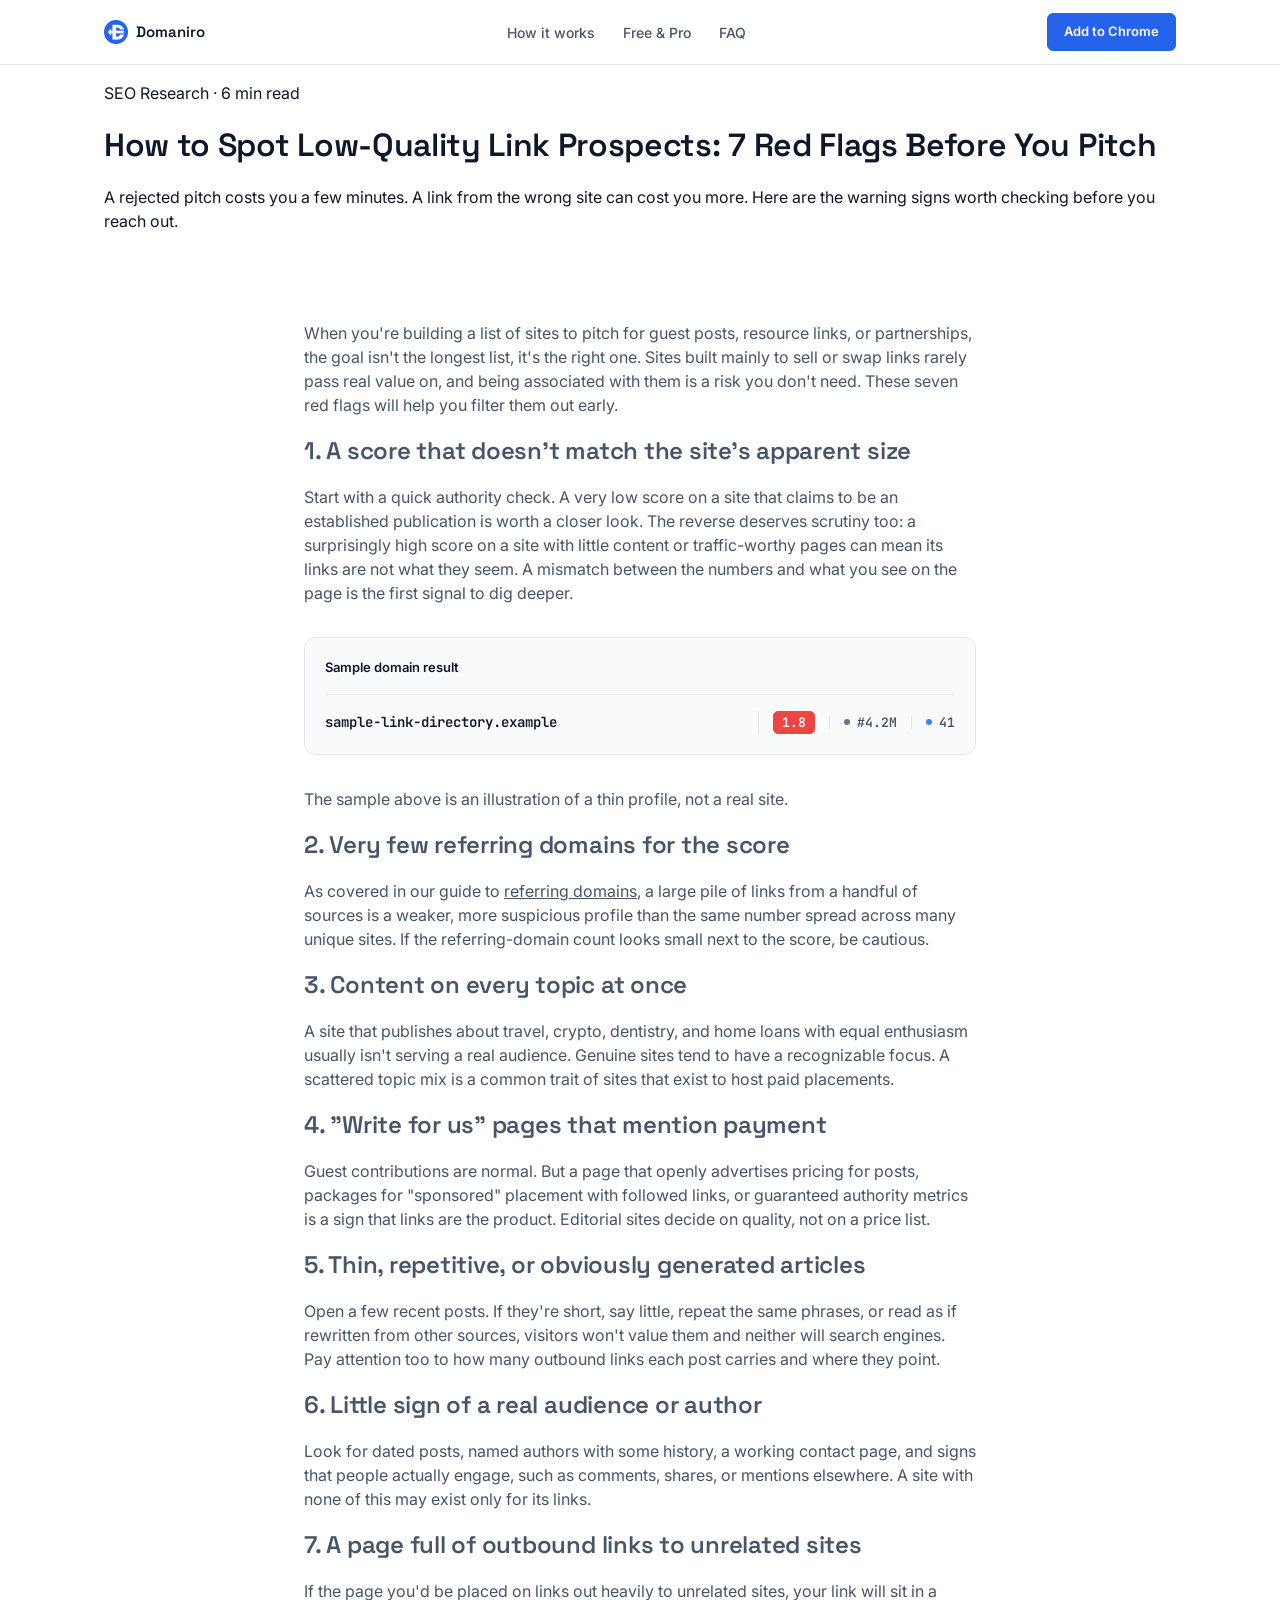
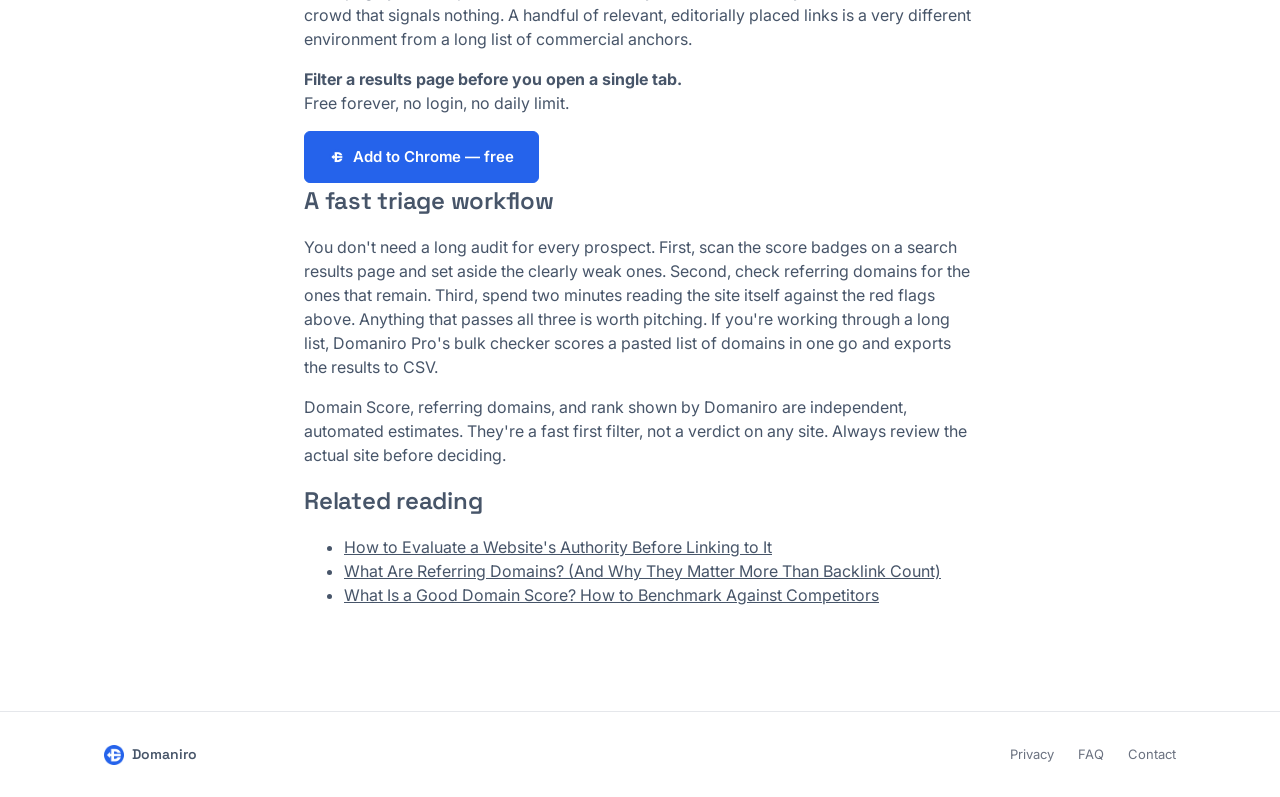
<file: product/domaniro/seo-guide/how-to-spot-low-quality-link-prospects.html>
<!DOCTYPE html>
<html lang="en">
<head>
<meta charset="UTF-8" />
<meta name="viewport" content="width=device-width, initial-scale=1.0" />
<title>How to Spot Low-Quality Link Prospects: 7 Red Flags Before You Pitch | Domaniro</title>
<meta name="description" content="Not every site is worth a backlink. Here are seven red flags that point to link farms, private blog networks, and thin sites, and how to check for them quickly." />
<link rel="icon" type="image/png" href="../assets/icon128.png" />
<link rel="preconnect" href="https://fonts.googleapis.com">
<link rel="preconnect" href="https://fonts.gstatic.com" crossorigin>
<link href="https://fonts.googleapis.com/css2?family=Space+Grotesk:wght@500;600;700&family=Inter:wght@400;500;600;700&family=JetBrains+Mono:wght@500;600;700&display=swap" rel="stylesheet">
<link rel="stylesheet" href="../style.css" />
<link rel="canonical" href="https://fonvas.com/product/domaniro/seo-guide/how-to-spot-low-quality-link-prospects.html" />
</head>
<body>

<header class="site-header">
  <div class="wrap header-inner">
    <a href="../" class="brand">
      <img src="../../../assets/icon48.png" alt="" width="24" height="24" />
      <span>Domaniro</span>
    </a>
    <nav class="site-nav">
      <a href="../#how">How it works</a>
      <a href="../#pricing">Free &amp; Pro</a>
      <a href="../#faq">FAQ</a>
    </nav>
    <a href="https://chromewebstore.google.com/detail/Domaniro/fomaghafjmcokhkfccbfpigfmlgekgib" class="btn btn-primary btn-small">Add to Chrome</a>
  </div>
</header>

<main>
  <div class="article-header">
    <div class="wrap">
      <p class="article-meta">SEO Research · 6 min read</p>
      <h1>How to Spot Low-Quality Link Prospects: 7 Red Flags Before You Pitch</h1>
      <p class="article-dek">
        A rejected pitch costs you a few minutes. A link from the wrong
        site can cost you more. Here are the warning signs worth
        checking before you reach out.
      </p>
    </div>
  </div>

  <article class="article-body">
    <p>
      When you're building a list of sites to pitch for guest posts,
      resource links, or partnerships, the goal isn't the longest list,
      it's the right one. Sites built mainly to sell or swap links
      rarely pass real value on, and being associated with them is a
      risk you don't need. These seven red flags will help you filter
      them out early.
    </p>

    <h2>1. A score that doesn't match the site's apparent size</h2>
    <p>
      Start with a quick authority check. A very low score on a site
      that claims to be an established publication is worth a closer
      look. The reverse deserves scrutiny too: a surprisingly high score
      on a site with little content or traffic-worthy pages can mean its
      links are not what they seem. A mismatch between the numbers and
      what you see on the page is the first signal to dig deeper.
    </p>

    <div class="domain-widget">
      <p class="domain-widget-label">Sample domain result</p>
      <div class="domain-widget-result" aria-live="polite">
        <p class="domain-widget-result-domain">sample-link-directory.example</p>
        <div class="domain-widget-stat">
          <span class="domain-widget-stat-label">Domain Score</span>
          <span class="domain-widget-stat-value" data-band="low">1.8</span>
        </div>
        <div class="domain-widget-stat">
          <span class="domain-widget-stat-label">Global Rank</span>
          <span class="domain-widget-stat-value">#4.2M</span>
        </div>
        <div class="domain-widget-stat">
          <span class="domain-widget-stat-label">Referring Domains</span>
          <span class="domain-widget-stat-value">41</span>
        </div>
      </div>
    </div>
    <p>
      The sample above is an illustration of a thin profile, not a real
      site.
    </p>

    <h2>2. Very few referring domains for the score</h2>
    <p>
      As covered in our guide to
      <a href="what-are-referring-domains.html">referring domains</a>,
      a large pile of links from a handful of sources is a weaker, more
      suspicious profile than the same number spread across many unique
      sites. If the referring-domain count looks small next to the
      score, be cautious.
    </p>

    <h2>3. Content on every topic at once</h2>
    <p>
      A site that publishes about travel, crypto, dentistry, and
      home loans with equal enthusiasm usually isn't serving a real
      audience. Genuine sites tend to have a recognizable focus. A
      scattered topic mix is a common trait of sites that exist to host
      paid placements.
    </p>

    <h2>4. "Write for us" pages that mention payment</h2>
    <p>
      Guest contributions are normal. But a page that openly advertises
      pricing for posts, packages for "sponsored" placement with
      followed links, or guaranteed authority metrics is a sign that
      links are the product. Editorial sites decide on quality, not on a
      price list.
    </p>

    <h2>5. Thin, repetitive, or obviously generated articles</h2>
    <p>
      Open a few recent posts. If they're short, say little, repeat the
      same phrases, or read as if rewritten from other sources, visitors
      won't value them and neither will search engines. Pay attention
      too to how many outbound links each post carries and where they
      point.
    </p>

    <h2>6. Little sign of a real audience or author</h2>
    <p>
      Look for dated posts, named authors with some history, a working
      contact page, and signs that people actually engage, such as
      comments, shares, or mentions elsewhere. A site with none of this
      may exist only for its links.
    </p>

    <h2>7. A page full of outbound links to unrelated sites</h2>
    <p>
      If the page you'd be placed on links out heavily to unrelated
      sites, your link will sit in a crowd that signals nothing. A
      handful of relevant, editorially placed links is a very different
      environment from a long list of commercial anchors.
    </p>

    <div class="article-cta">
      <p><strong>Filter a results page before you open a single tab.</strong><br />Free forever, no login, no daily limit.</p>
      <a href="https://chromewebstore.google.com/detail/Domaniro/fomaghafjmcokhkfccbfpigfmlgekgib" class="btn btn-primary btn-large">
        <img src="../../../assets/icon16.png" alt="" width="16" height="16" />
        Add to Chrome — free
      </a>
    </div>

    <h2>A fast triage workflow</h2>
    <p>
      You don't need a long audit for every prospect. First, scan the
      score badges on a search results page and set aside the clearly
      weak ones. Second, check referring domains for the ones that
      remain. Third, spend two minutes reading the site itself against
      the red flags above. Anything that passes all three is worth
      pitching. If you're working through a long list, Domaniro Pro's
      bulk checker scores a pasted list of domains in one go and exports
      the results to CSV.
    </p>

    <p class="article-footnote">
      Domain Score, referring domains, and rank shown by Domaniro are
      independent, automated estimates. They're a fast first filter, not
      a verdict on any site. Always review the actual site before
      deciding.
    </p>

    <h2>Related reading</h2>
    <ul>
      <li><a href="evaluate-website-before-linking.html">How to Evaluate a Website's Authority Before Linking to It</a></li>
      <li><a href="what-are-referring-domains.html">What Are Referring Domains? (And Why They Matter More Than Backlink Count)</a></li>
      <li><a href="what-is-a-good-domain-score.html">What Is a Good Domain Score? How to Benchmark Against Competitors</a></li>
    </ul>
  </article>
</main>

<footer class="site-footer">
  <div class="wrap footer-inner">
    <div class="footer-brand">
      <img src="../../../assets/icon48.png" alt="" width="20" height="20" />
      <span>Domaniro</span>
    </div>
    <div class="footer-links">
      <a href="../privacy-policy.html">Privacy</a>
      <a href="../#faq">FAQ</a>
      <a href="mailto:support@example.com">Contact</a>
    </div>
  </div>
</footer>

</body>
</html>
</file>
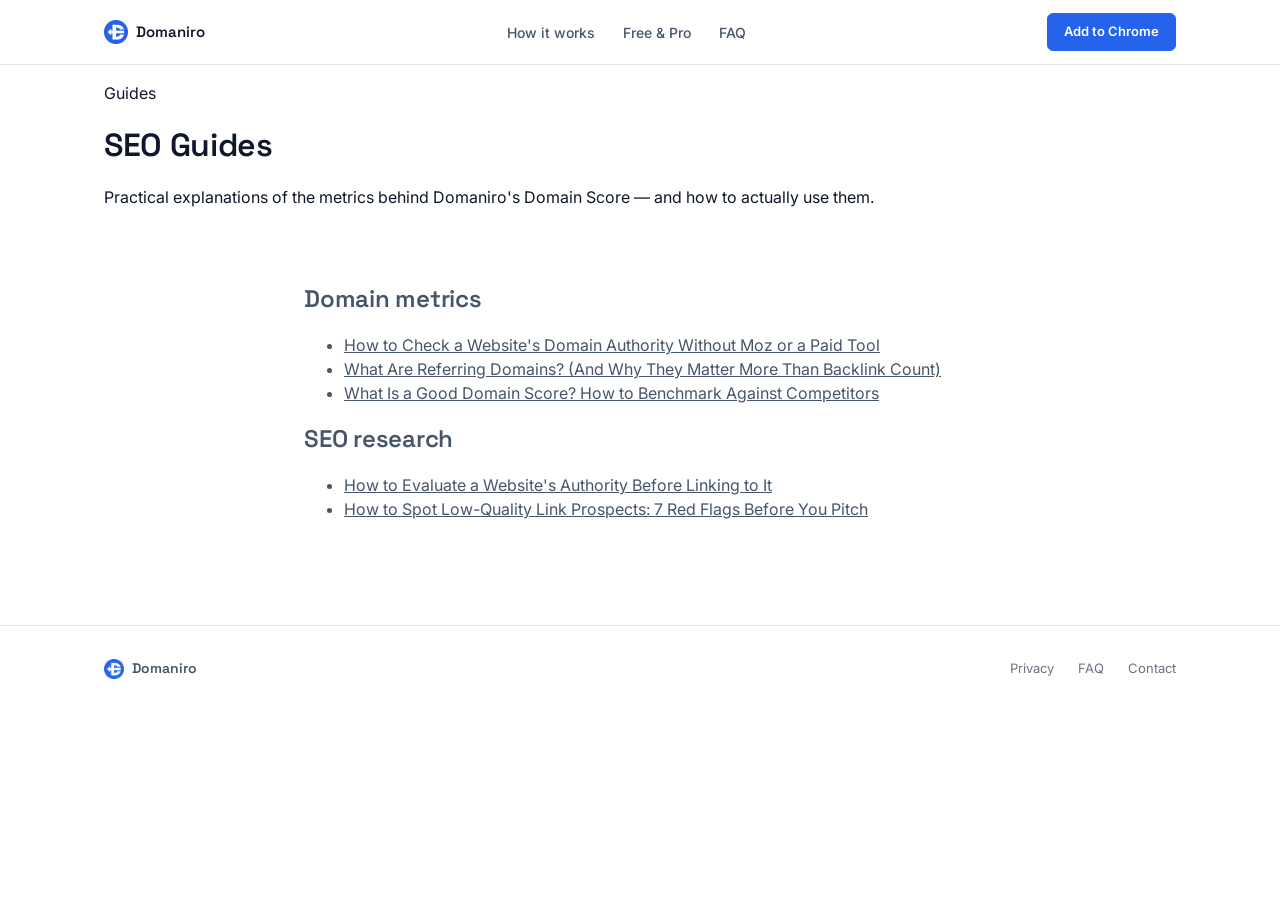
<file: product/domaniro/seo-guide/index_seo.html>
<!DOCTYPE html>
<html lang="en">
<head>
<meta charset="UTF-8" />
<meta name="viewport" content="width=device-width, initial-scale=1.0" />
<title>SEO Guides | Domaniro</title>
<meta name="description" content="Practical guides on domain authority, referring domains, and evaluating a website's strength — the concepts behind Domaniro's Domain Score." />
<link rel="icon" type="image/png" href="../../../assets/icon128.png" />
<link rel="preconnect" href="https://fonts.googleapis.com">
<link rel="preconnect" href="https://fonts.gstatic.com" crossorigin>
<link href="https://fonts.googleapis.com/css2?family=Space+Grotesk:wght@500;600;700&family=Inter:wght@400;500;600;700&family=JetBrains+Mono:wght@500;600;700&display=swap" rel="stylesheet">
<link rel="stylesheet" href="../style.css" />
<link rel="canonical" href="https://fonvas.com/product/domaniro/seo-guide/index_seo.html" />
</head>
<body>

<header class="site-header">
  <div class="wrap header-inner">
    <a href="../" class="brand">
      <img src="../../../assets/icon48.png" alt="" width="24" height="24" />
      <span>Domaniro</span>
    </a>
    <nav class="site-nav">
      <a href="../#how">How it works</a>
      <a href="../#pricing">Free &amp; Pro</a>
      <a href="../#faq">FAQ</a>
    </nav>
    <a href="https://chromewebstore.google.com/detail/Domaniro/fomaghafjmcokhkfccbfpigfmlgekgib" class="btn btn-primary btn-small">Add to Chrome</a>
  </div>
</header>

<main>
  <div class="article-header">
    <div class="wrap">
      <p class="article-meta">Guides</p>
      <h1>SEO Guides</h1>
      <p class="article-dek">
        Practical explanations of the metrics behind Domaniro's Domain
        Score — and how to actually use them.
      </p>
    </div>
  </div>

  <div class="article-body">
    <h2>Domain metrics</h2>
    <ul>
      <li><a href="how-to-check-domain-authority.html">How to Check a Website's Domain Authority Without Moz or a Paid Tool</a></li>
      <li><a href="what-are-referring-domains.html">What Are Referring Domains? (And Why They Matter More Than Backlink Count)</a></li>
      <li><a href="what-is-a-good-domain-score.html">What Is a Good Domain Score? How to Benchmark Against Competitors</a></li>
    </ul>

    <h2>SEO research</h2>
    <ul>
      <li><a href="evaluate-website-before-linking.html">How to Evaluate a Website's Authority Before Linking to It</a></li>
      <li><a href="how-to-spot-low-quality-link-prospects.html">How to Spot Low-Quality Link Prospects: 7 Red Flags Before You Pitch</a></li>
    </ul>
  </div>
</main>

<footer class="site-footer">
  <div class="wrap footer-inner">
    <div class="footer-brand">
      <img src="../../../assets/icon48.png" alt="" width="20" height="20" />
      <span>Domaniro</span>
    </div>
    <div class="footer-links">
      <a href="../privacy-policy.html">Privacy</a>
      <a href="../#faq">FAQ</a>
      <a href="mailto:support@example.com">Contact</a>
    </div>
  </div>
</footer>

</body>
</html>
</file>
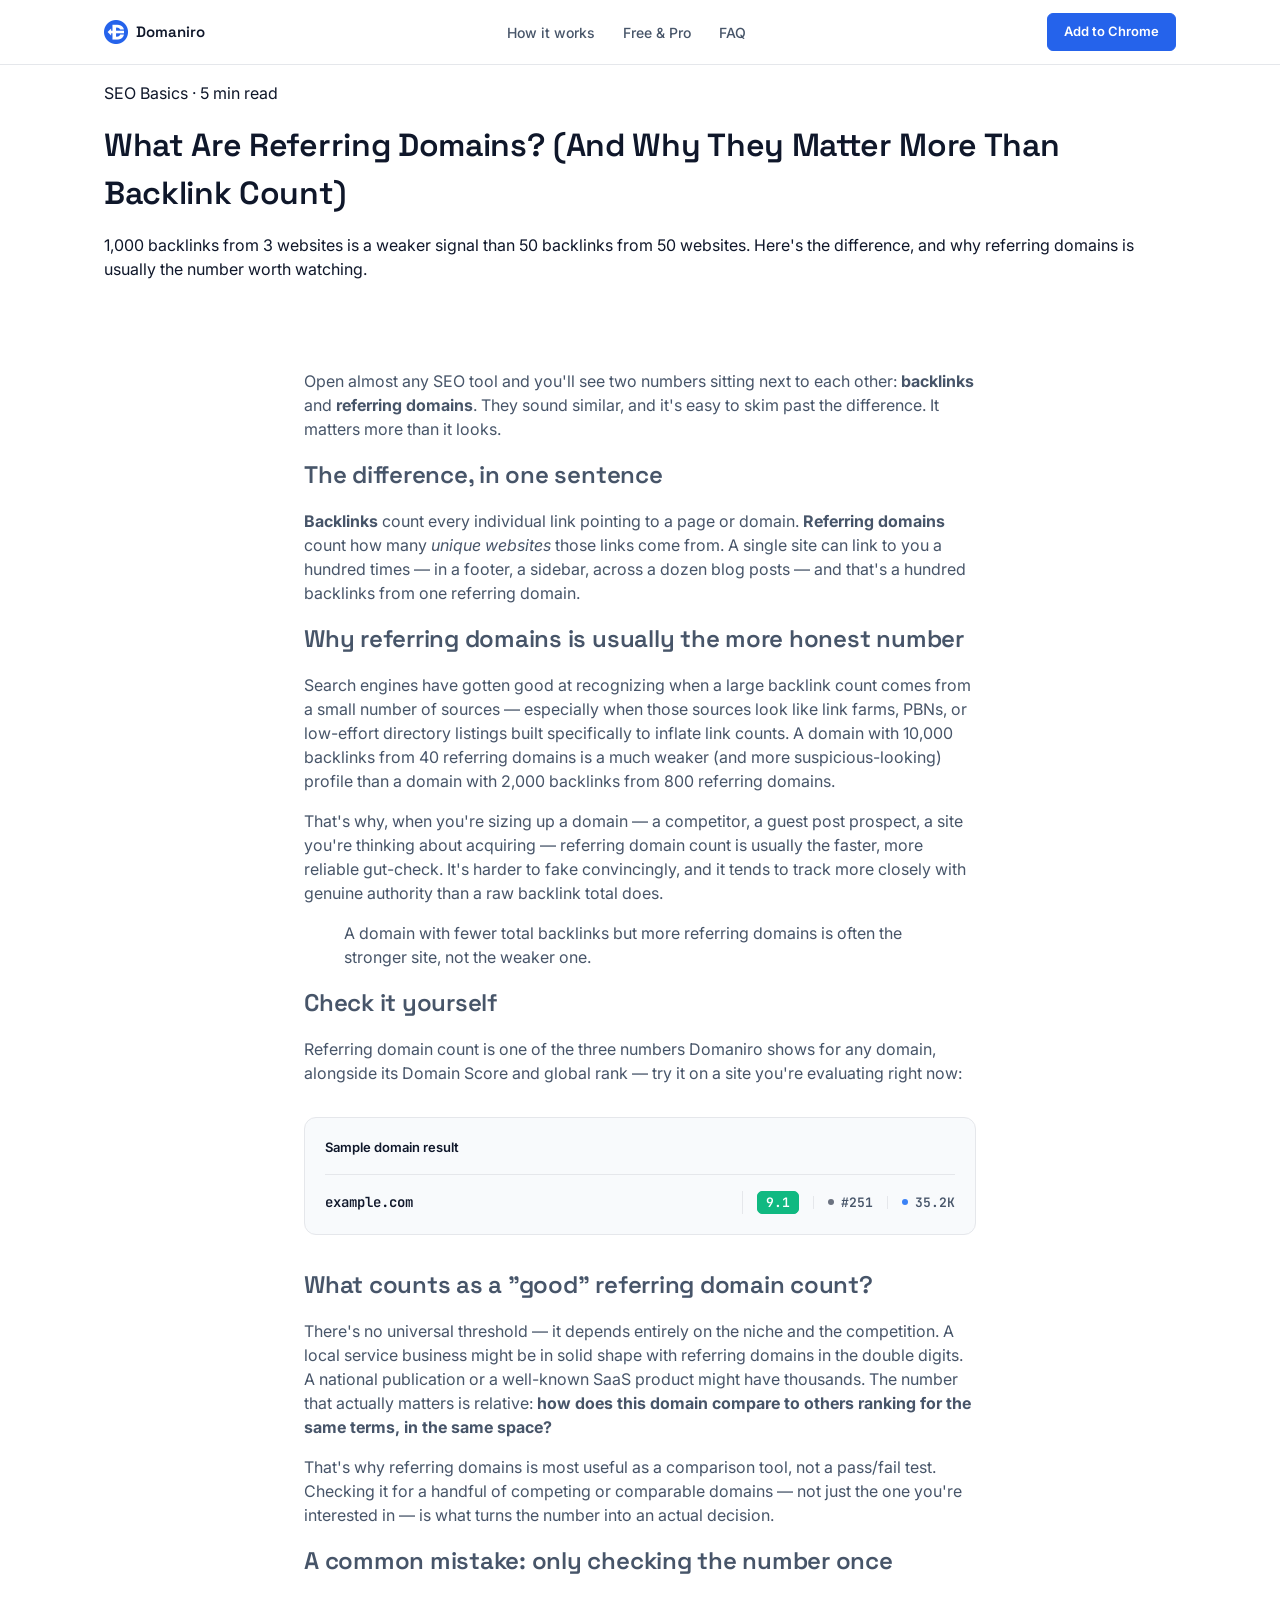
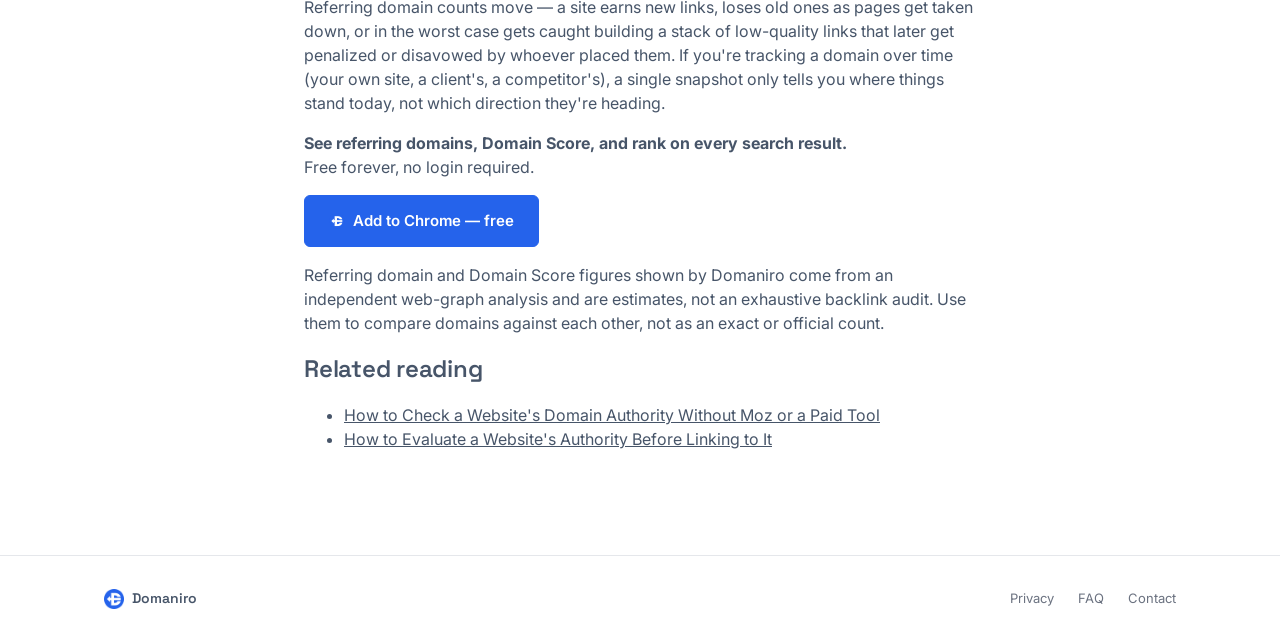
<file: product/domaniro/seo-guide/what-are-referring-domains.html>
<!DOCTYPE html>
<html lang="en">
<head>
<meta charset="UTF-8" />
<meta name="viewport" content="width=device-width, initial-scale=1.0" />
<title>What Are Referring Domains? (And Why They Matter More Than Backlink Count) | Domaniro</title>
<meta name="description" content="A backlink count can be misleading. Referring domains — the number of unique sites linking to you — is usually the more honest signal. Here's why, and how to check it free." />
<link rel="icon" type="image/png" href="../assets/icon128.png" />
<link rel="preconnect" href="https://fonts.googleapis.com">
<link rel="preconnect" href="https://fonts.gstatic.com" crossorigin>
<link href="https://fonts.googleapis.com/css2?family=Space+Grotesk:wght@500;600;700&family=Inter:wght@400;500;600;700&family=JetBrains+Mono:wght@500;600;700&display=swap" rel="stylesheet">
<link rel="stylesheet" href="../style.css" />
<link rel="canonical" href="https://fonvas.com/product/domaniro/seo-guide/what-are-referring-domains.html" />
</head>
<body>

<header class="site-header">
  <div class="wrap header-inner">
    <a href="../" class="brand">
      <img src="../../../assets/icon48.png" alt="" width="24" height="24" />
      <span>Domaniro</span>
    </a>
    <nav class="site-nav">
      <a href="../#how">How it works</a>
      <a href="../#pricing">Free &amp; Pro</a>
      <a href="../#faq">FAQ</a>
    </nav>
    <a href="https://chromewebstore.google.com/detail/Domaniro/fomaghafjmcokhkfccbfpigfmlgekgib" class="btn btn-primary btn-small">Add to Chrome</a>
  </div>
</header>

<main>
  <div class="article-header">
    <div class="wrap">
      <p class="article-meta">SEO Basics · 5 min read</p>
      <h1>What Are Referring Domains? (And Why They Matter More Than Backlink Count)</h1>
      <p class="article-dek">
        1,000 backlinks from 3 websites is a weaker signal than 50
        backlinks from 50 websites. Here's the difference, and why
        referring domains is usually the number worth watching.
      </p>
    </div>
  </div>

  <article class="article-body">
    <p>
      Open almost any SEO tool and you'll see two numbers sitting next to
      each other: <strong>backlinks</strong> and <strong>referring
      domains</strong>. They sound similar, and it's easy to skim past the
      difference. It matters more than it looks.
    </p>

    <h2>The difference, in one sentence</h2>
    <p>
      <strong>Backlinks</strong> count every individual link pointing to a
      page or domain. <strong>Referring domains</strong> count how many
      <em>unique websites</em> those links come from. A single site can
      link to you a hundred times — in a footer, a sidebar, across a dozen
      blog posts — and that's a hundred backlinks from one referring
      domain.
    </p>

    <h2>Why referring domains is usually the more honest number</h2>
    <p>
      Search engines have gotten good at recognizing when a large backlink
      count comes from a small number of sources — especially when those
      sources look like link farms, PBNs, or low-effort directory
      listings built specifically to inflate link counts. A domain with
      10,000 backlinks from 40 referring domains is a much weaker (and
      more suspicious-looking) profile than a domain with 2,000 backlinks
      from 800 referring domains.
    </p>
    <p>
      That's why, when you're sizing up a domain — a competitor, a guest
      post prospect, a site you're thinking about acquiring — referring
      domain count is usually the faster, more reliable gut-check. It's
      harder to fake convincingly, and it tends to track more closely with
      genuine authority than a raw backlink total does.
    </p>

    <blockquote>
      A domain with fewer total backlinks but more referring domains is
      often the stronger site, not the weaker one.
    </blockquote>

    <h2>Check it yourself</h2>
    <p>
      Referring domain count is one of the three numbers Domaniro shows
      for any domain, alongside its Domain Score and global rank — try it
      on a site you're evaluating right now:
    </p>

    <div class="domain-widget">
      <p class="domain-widget-label">Sample domain result</p>
      <div class="domain-widget-result" aria-live="polite">
        <p class="domain-widget-result-domain">example.com</p>
        <div class="domain-widget-stat">
          <span class="domain-widget-stat-label">Domain Score</span>
          <span class="domain-widget-stat-value" data-band="high">9.1</span>
        </div>
        <div class="domain-widget-stat">
          <span class="domain-widget-stat-label">Global Rank</span>
          <span class="domain-widget-stat-value">#251</span>
        </div>
        <div class="domain-widget-stat">
          <span class="domain-widget-stat-label">Referring Domains</span>
          <span class="domain-widget-stat-value">35.2K</span>
        </div>
      </div>
    </div>

    <h2>What counts as a "good" referring domain count?</h2>
    <p>
      There's no universal threshold — it depends entirely on the niche
      and the competition. A local service business might be in solid
      shape with referring domains in the double digits. A national
      publication or a well-known SaaS product might have thousands.
      The number that actually matters is relative: <strong>how does this
      domain compare to others ranking for the same terms, in the same
      space?</strong>
    </p>
    <p>
      That's why referring domains is most useful as a comparison tool,
      not a pass/fail test. Checking it for a handful of competing or
      comparable domains — not just the one you're interested in — is
      what turns the number into an actual decision.
    </p>

    <h2>A common mistake: only checking the number once</h2>
    <p>
      Referring domain counts move — a site earns new links, loses old
      ones as pages get taken down, or in the worst case gets caught
      building a stack of low-quality links that later get penalized or
      disavowed by whoever placed them. If you're tracking a domain over
      time (your own site, a client's, a competitor's), a single snapshot
      only tells you where things stand today, not which direction
      they're heading.
    </p>

    <div class="article-cta">
      <p><strong>See referring domains, Domain Score, and rank on every search result.</strong><br />Free forever, no login required.</p>
      <a href="https://chromewebstore.google.com/detail/Domaniro/fomaghafjmcokhkfccbfpigfmlgekgib" class="btn btn-primary btn-large">
        <img src="../../../assets/icon16.png" alt="" width="16" height="16" />
        Add to Chrome — free
      </a>
    </div>

    <p class="article-footnote">
      Referring domain and Domain Score figures shown by Domaniro come
      from an independent web-graph analysis and are estimates, not an
      exhaustive backlink audit. Use them to compare domains against each
      other, not as an exact or official count.
    </p>

    <h2>Related reading</h2>
    <ul>
      <li><a href="how-to-check-domain-authority.html">How to Check a Website's Domain Authority Without Moz or a Paid Tool</a></li>
      <li><a href="evaluate-website-before-linking.html">How to Evaluate a Website's Authority Before Linking to It</a></li>
    </ul>
  </article>
</main>

<footer class="site-footer">
  <div class="wrap footer-inner">
    <div class="footer-brand">
      <img src="../../../assets/icon48.png" alt="" width="20" height="20" />
      <span>Domaniro</span>
    </div>
    <div class="footer-links">
      <a href="../privacy-policy.html">Privacy</a>
      <a href="../#faq">FAQ</a>
      <a href="mailto:support@example.com">Contact</a>
    </div>
  </div>
</footer>

</body>
</html>
</file>
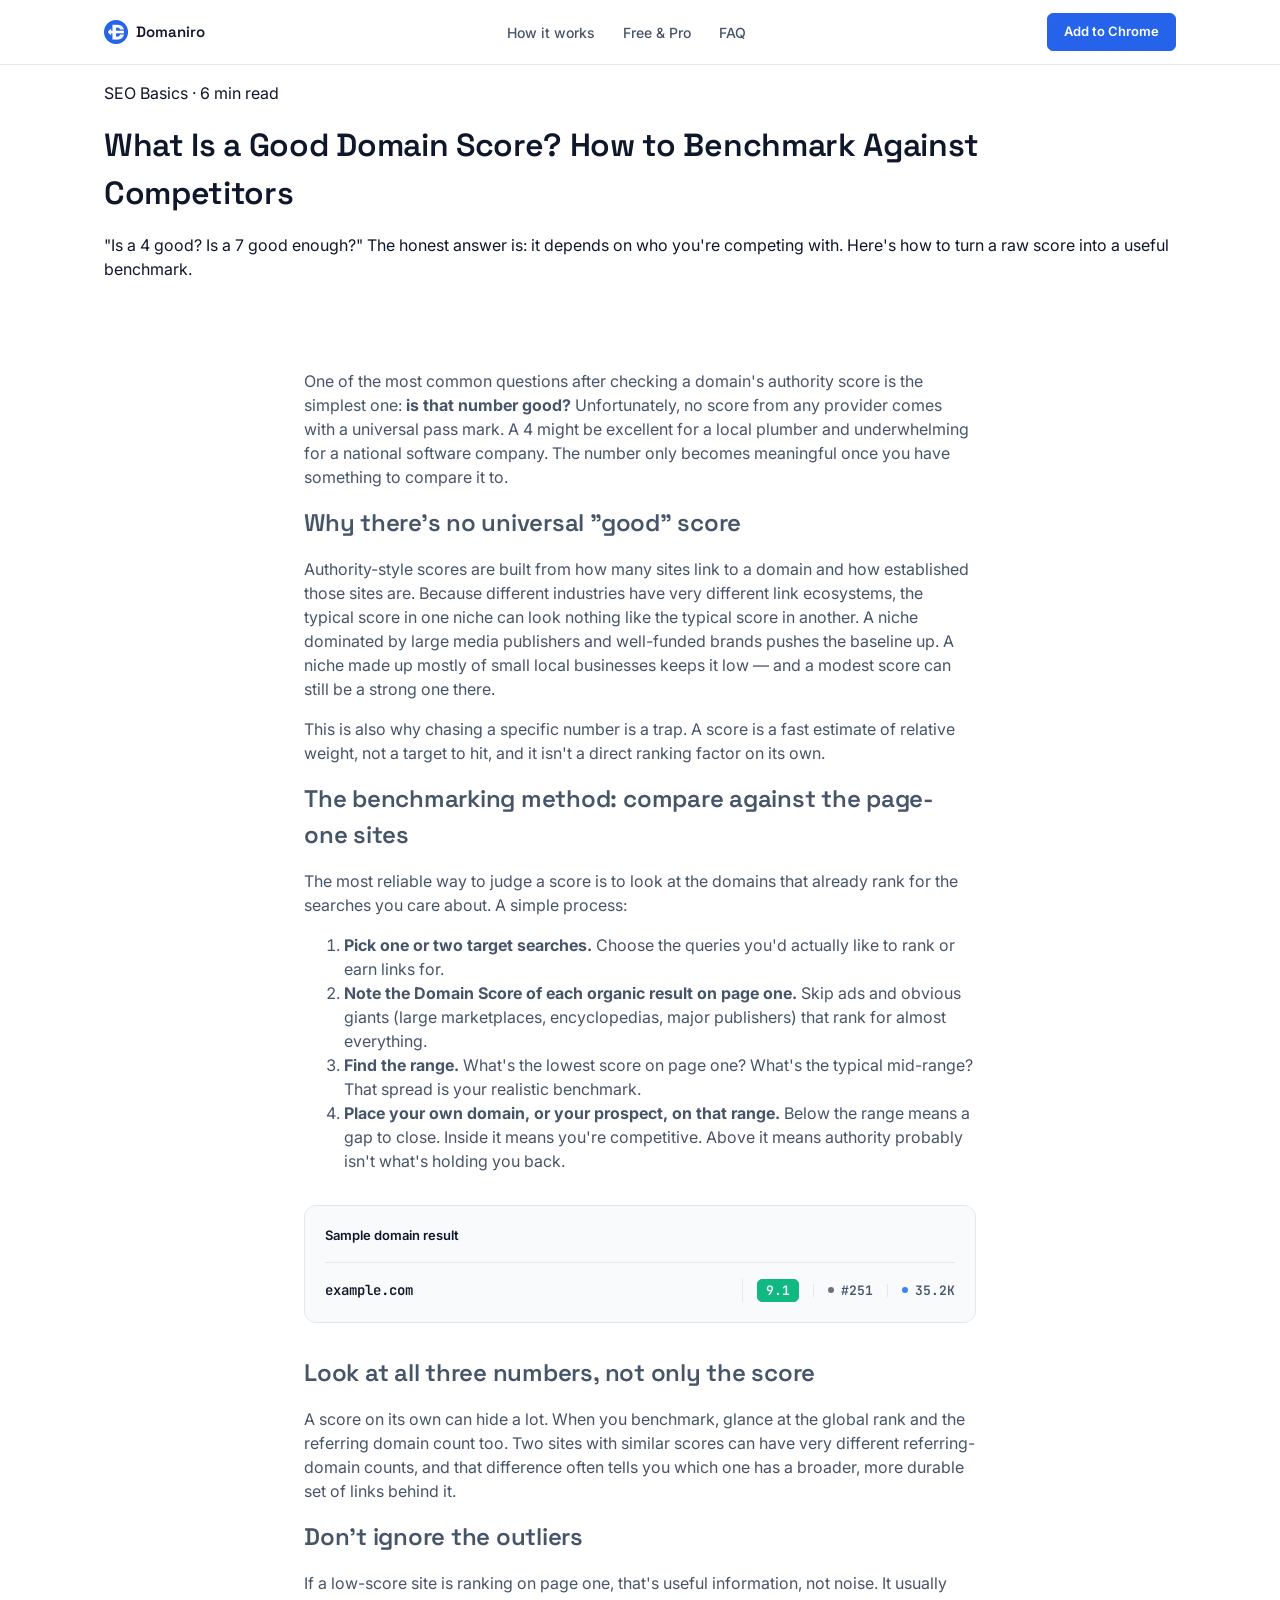
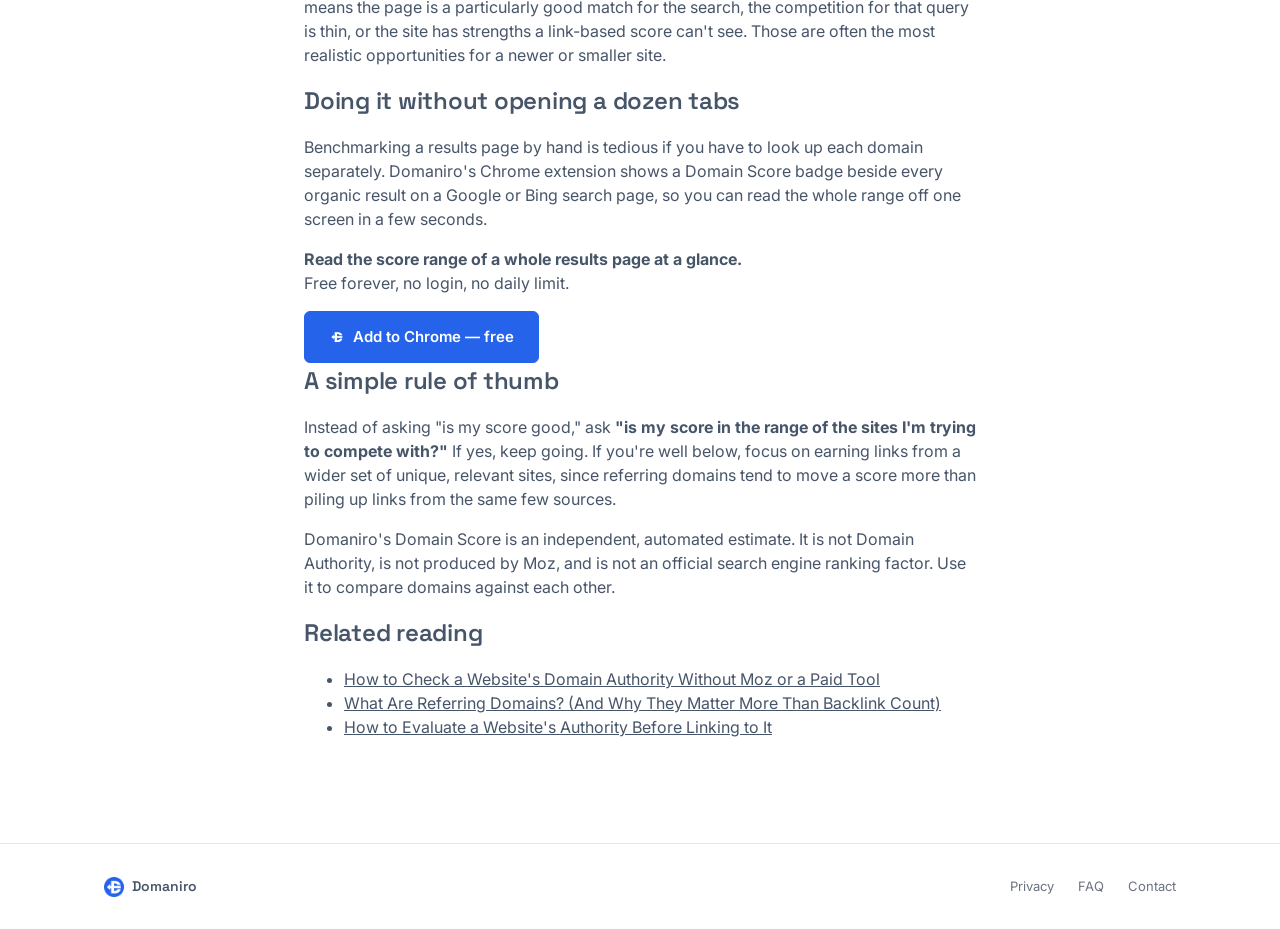
<file: product/domaniro/seo-guide/what-is-a-good-domain-score.html>
<!DOCTYPE html>
<html lang="en">
<head>
<meta charset="UTF-8" />
<meta name="viewport" content="width=device-width, initial-scale=1.0" />
<title>What Is a Good Domain Score? How to Benchmark Against Competitors | Domaniro</title>
<meta name="description" content="There's no universal 'good' authority score. Here's how to figure out what a good score means for your niche by benchmarking against the sites you're actually competing with." />
<link rel="icon" type="image/png" href="../assets/icon128.png" />
<link rel="preconnect" href="https://fonts.googleapis.com">
<link rel="preconnect" href="https://fonts.gstatic.com" crossorigin>
<link href="https://fonts.googleapis.com/css2?family=Space+Grotesk:wght@500;600;700&family=Inter:wght@400;500;600;700&family=JetBrains+Mono:wght@500;600;700&display=swap" rel="stylesheet">
<link rel="stylesheet" href="../style.css" />
<link rel="canonical" href="https://fonvas.com/product/domaniro/seo-guide/what-is-a-good-domain-score.html" />
</head>
<body>

<header class="site-header">
  <div class="wrap header-inner">
    <a href="../" class="brand">
      <img src="../../../assets/icon48.png" alt="" width="24" height="24" />
      <span>Domaniro</span>
    </a>
    <nav class="site-nav">
      <a href="../#how">How it works</a>
      <a href="../#pricing">Free &amp; Pro</a>
      <a href="../#faq">FAQ</a>
    </nav>
    <a href="https://chromewebstore.google.com/detail/Domaniro/fomaghafjmcokhkfccbfpigfmlgekgib" class="btn btn-primary btn-small">Add to Chrome</a>
  </div>
</header>

<main>
  <div class="article-header">
    <div class="wrap">
      <p class="article-meta">SEO Basics · 6 min read</p>
      <h1>What Is a Good Domain Score? How to Benchmark Against Competitors</h1>
      <p class="article-dek">
        "Is a 4 good? Is a 7 good enough?" The honest answer is: it
        depends on who you're competing with. Here's how to turn a raw
        score into a useful benchmark.
      </p>
    </div>
  </div>

  <article class="article-body">
    <p>
      One of the most common questions after checking a domain's
      authority score is the simplest one: <strong>is that number
      good?</strong> Unfortunately, no score from any provider comes with
      a universal pass mark. A 4 might be excellent for a local plumber
      and underwhelming for a national software company. The number only
      becomes meaningful once you have something to compare it to.
    </p>

    <h2>Why there's no universal "good" score</h2>
    <p>
      Authority-style scores are built from how many sites link to a
      domain and how established those sites are. Because different
      industries have very different link ecosystems, the typical score
      in one niche can look nothing like the typical score in another. A
      niche dominated by large media publishers and well-funded brands
      pushes the baseline up. A niche made up mostly of small local
      businesses keeps it low — and a modest score can still be a strong
      one there.
    </p>
    <p>
      This is also why chasing a specific number is a trap. A score is a
      fast estimate of relative weight, not a target to hit, and it isn't
      a direct ranking factor on its own.
    </p>

    <h2>The benchmarking method: compare against the page-one sites</h2>
    <p>
      The most reliable way to judge a score is to look at the domains
      that already rank for the searches you care about. A simple process:
    </p>
    <ol>
      <li><strong>Pick one or two target searches.</strong> Choose the queries you'd actually like to rank or earn links for.</li>
      <li><strong>Note the Domain Score of each organic result on page one.</strong> Skip ads and obvious giants (large marketplaces, encyclopedias, major publishers) that rank for almost everything.</li>
      <li><strong>Find the range.</strong> What's the lowest score on page one? What's the typical mid-range? That spread is your realistic benchmark.</li>
      <li><strong>Place your own domain, or your prospect, on that range.</strong> Below the range means a gap to close. Inside it means you're competitive. Above it means authority probably isn't what's holding you back.</li>
    </ol>

    <div class="domain-widget">
      <p class="domain-widget-label">Sample domain result</p>
      <div class="domain-widget-result" aria-live="polite">
        <p class="domain-widget-result-domain">example.com</p>
        <div class="domain-widget-stat">
          <span class="domain-widget-stat-label">Domain Score</span>
          <span class="domain-widget-stat-value" data-band="high">9.1</span>
        </div>
        <div class="domain-widget-stat">
          <span class="domain-widget-stat-label">Global Rank</span>
          <span class="domain-widget-stat-value">#251</span>
        </div>
        <div class="domain-widget-stat">
          <span class="domain-widget-stat-label">Referring Domains</span>
          <span class="domain-widget-stat-value">35.2K</span>
        </div>
      </div>
    </div>

    <h2>Look at all three numbers, not only the score</h2>
    <p>
      A score on its own can hide a lot. When you benchmark, glance at
      the global rank and the referring domain count too. Two sites with
      similar scores can have very different referring-domain counts,
      and that difference often tells you which one has a broader, more
      durable set of links behind it.
    </p>

    <h2>Don't ignore the outliers</h2>
    <p>
      If a low-score site is ranking on page one, that's useful
      information, not noise. It usually means the page is a particularly
      good match for the search, the competition for that query is thin,
      or the site has strengths a link-based score can't see. Those are
      often the most realistic opportunities for a newer or smaller
      site.
    </p>

    <h2>Doing it without opening a dozen tabs</h2>
    <p>
      Benchmarking a results page by hand is tedious if you have to look
      up each domain separately. Domaniro's Chrome extension shows a
      Domain Score badge beside every organic result on a Google or Bing
      search page, so you can read the whole range off one screen in a
      few seconds.
    </p>

    <div class="article-cta">
      <p><strong>Read the score range of a whole results page at a glance.</strong><br />Free forever, no login, no daily limit.</p>
      <a href="https://chromewebstore.google.com/detail/Domaniro/fomaghafjmcokhkfccbfpigfmlgekgib" class="btn btn-primary btn-large">
        <img src="../../../assets/icon16.png" alt="" width="16" height="16" />
        Add to Chrome — free
      </a>
    </div>

    <h2>A simple rule of thumb</h2>
    <p>
      Instead of asking "is my score good," ask <strong>"is my score in
      the range of the sites I'm trying to compete with?"</strong> If
      yes, keep going. If you're well below, focus on earning links from
      a wider set of unique, relevant sites, since referring domains tend
      to move a score more than piling up links from the same few
      sources.
    </p>

    <p class="article-footnote">
      Domaniro's Domain Score is an independent, automated estimate. It
      is not Domain Authority, is not produced by Moz, and is not an
      official search engine ranking factor. Use it to compare domains
      against each other.
    </p>

    <h2>Related reading</h2>
    <ul>
      <li><a href="how-to-check-domain-authority.html">How to Check a Website's Domain Authority Without Moz or a Paid Tool</a></li>
      <li><a href="what-are-referring-domains.html">What Are Referring Domains? (And Why They Matter More Than Backlink Count)</a></li>
      <li><a href="evaluate-website-before-linking.html">How to Evaluate a Website's Authority Before Linking to It</a></li>
    </ul>
  </article>
</main>

<footer class="site-footer">
  <div class="wrap footer-inner">
    <div class="footer-brand">
      <img src="../../../assets/icon48.png" alt="" width="20" height="20" />
      <span>Domaniro</span>
    </div>
    <div class="footer-links">
      <a href="../privacy-policy.html">Privacy</a>
      <a href="../#faq">FAQ</a>
      <a href="mailto:support@example.com">Contact</a>
    </div>
  </div>
</footer>

</body>
</html>
</file>
<file: product/domaniro/style.css>
/* ======================================================
   Tokens
   ====================================================== */
:root {
  /* Core palette — brand blue is an EXACT match to the real extension
     (popup.css .score { color: #2563eb }) for visual continuity between
     this site and the product itself. */
  --ink: #0F172A;
  --ink-soft: #475569;
  --muted: #6B7280;
  --paper: #FFFFFF;
  --surface: #F8FAFC;
  --line: #E5E7EB;
  --brand: #2563EB;
  --brand-dark: #1D4ED8;
  --brand-tint: #EFF6FF;

  /* Score-band colors — copied verbatim from
     content-scripts/serp-overlay.js's badge CSS, not reinvented. */
  --band-unknown-bg: #F9FAFB;
  --band-unknown-fg: #9CA3AF;
  --band-unknown-border: #E5E7EB;
  --band-low-bg: #F3F4F6;
  --band-low-fg: #4B5563;
  --band-low-border: #E5E7EB;
  --band-mid-bg: #FEF3C7;
  --band-mid-fg: #92400E;
  --band-mid-border: #FDE68A;
  --band-high-bg: #D1FAE5;
  --band-high-fg: #065F46;
  --band-high-border: #A7F3D0;

  --font-display: "Space Grotesk", -apple-system, BlinkMacSystemFont, sans-serif;
  --font-body: "Inter", -apple-system, BlinkMacSystemFont, "Segoe UI", sans-serif;
  --font-mono: "JetBrains Mono", ui-monospace, "SF Mono", Consolas, monospace;

  --radius-sm: 6px;
  --radius-md: 12px;
  --radius-lg: 20px;

  --shadow-card: 0 1px 2px rgba(15, 23, 42, 0.04), 0 12px 32px -12px rgba(15, 23, 42, 0.12);
}

* { box-sizing: border-box; }

html {
  scroll-behavior: smooth;
}

@media (prefers-reduced-motion: reduce) {
  html { scroll-behavior: auto; }
  *, *::before, *::after {
    animation-duration: 0.01ms !important;
    animation-iteration-count: 1 !important;
    transition-duration: 0.01ms !important;
    scroll-behavior: auto !important;
  }
}

body {
  margin: 0;
  font-family: var(--font-body);
  color: var(--ink);
  background: var(--paper);
  line-height: 1.5;
  -webkit-font-smoothing: antialiased;
}

.wrap {
  max-width: 1120px;
  margin: 0 auto;
  padding: 0 24px;
}

h1, h2, h3 {
  font-family: var(--font-display);
  font-weight: 600;
  letter-spacing: -0.01em;
  margin: 0;
}

a { color: inherit; }

:focus-visible {
  outline: 2px solid var(--brand);
  outline-offset: 3px;
  border-radius: 4px;
}

img { display: block; max-width: 100%; }

/* ======================================================
   Buttons
   ====================================================== */
.btn {
  display: inline-flex;
  align-items: center;
  gap: 8px;
  font-family: var(--font-body);
  font-weight: 600;
  text-decoration: none;
  border-radius: var(--radius-sm);
  border: 1px solid transparent;
  cursor: pointer;
  white-space: nowrap;
  transition: background-color 150ms ease, border-color 150ms ease, transform 150ms ease;
}

.btn-primary {
  background: var(--brand);
  color: #ffffff;
  border-color: var(--brand);
}

.btn-primary:hover {
  background: var(--brand-dark);
  border-color: var(--brand-dark);
}

.btn-small {
  padding: 8px 16px;
  font-size: 13px;
}

.btn-large {
  padding: 14px 24px;
  font-size: 15px;
}

.btn-large:hover {
  transform: translateY(-1px);
}

.btn-block {
  display: flex;
  width: 100%;
  justify-content: center;
  margin-top: 20px;
}

/* ======================================================
   Header
   ====================================================== */
.site-header {
  position: sticky;
  top: 0;
  z-index: 20;
  background: rgba(255, 255, 255, 0.85);
  backdrop-filter: blur(10px);
  border-bottom: 1px solid var(--line);
}

.header-inner {
  display: flex;
  align-items: center;
  justify-content: space-between;
  height: 64px;
}

.brand {
  display: flex;
  align-items: center;
  gap: 8px;
  font-family: var(--font-display);
  font-weight: 600;
  font-size: 15px;
  text-decoration: none;
}

.site-nav {
  display: flex;
  gap: 28px;
}

.site-nav a {
  font-size: 14px;
  font-weight: 500;
  color: var(--ink-soft);
  text-decoration: none;
}

.site-nav a:hover { color: var(--ink); }

@media (max-width: 760px) {
  .site-nav { display: none; }
}

/* ======================================================
   Hero
   ====================================================== */
.hero {
  padding: 88px 0 96px;
  background:
    radial-gradient(600px 300px at 85% -10%, var(--brand-tint), transparent 70%),
    var(--paper);
}

.hero-inner {
  display: grid;
  grid-template-columns: 1fr 1fr;
  gap: 56px;
  align-items: center;
}

@media (max-width: 900px) {
  .hero-inner {
    grid-template-columns: 1fr;
  }
}

.eyebrow {
  font-family: var(--font-mono);
  font-size: 12px;
  font-weight: 600;
  letter-spacing: 0.04em;
  color: var(--brand);
  text-transform: uppercase;
  margin: 0 0 16px;
}

.hero-copy h1 {
  font-size: clamp(34px, 4.4vw, 52px);
  line-height: 1.08;
  color: var(--ink);
}

.hero-sub {
  margin: 20px 0 0;
  font-size: 17px;
  line-height: 1.6;
  color: var(--ink-soft);
  max-width: 46ch;
}

.hero-actions {
  margin-top: 32px;
  display: flex;
  align-items: center;
  gap: 16px;
  flex-wrap: wrap;
}

.hero-note {
  font-size: 13px;
  color: var(--muted);
}

/* --- Hero interactive demo card --- */
.hero-demo {
  animation: hero-rise 640ms cubic-bezier(0.16, 1, 0.3, 1) both;
}

@keyframes hero-rise {
  from { opacity: 0; transform: translateY(14px); }
  to { opacity: 1; transform: translateY(0); }
}

.demo-card {
  background: var(--paper);
  border: 1px solid var(--line);
  border-radius: var(--radius-lg);
  box-shadow: var(--shadow-card);
  overflow: hidden;
}

.demo-card-header {
  display: flex;
  align-items: center;
  gap: 6px;
  padding: 12px 16px;
  background: var(--surface);
  border-bottom: 1px solid var(--line);
}

.demo-dot {
  width: 9px;
  height: 9px;
  border-radius: 50%;
  background: var(--line);
}

.demo-url {
  margin-left: 8px;
  font-family: var(--font-mono);
  font-size: 11px;
  color: var(--muted);
  overflow: hidden;
  text-overflow: ellipsis;
  white-space: nowrap;
}

.demo-toggle-row {
  display: flex;
  align-items: center;
  justify-content: space-between;
  padding: 12px 16px;
  border-bottom: 1px solid var(--line);
}

.demo-toggle-label {
  font-size: 13px;
  font-weight: 600;
  color: var(--ink);
}

.demo-results {
  padding: 8px 4px;
}

.demo-result {
  display: flex;
  align-items: flex-start;
  justify-content: space-between;
  gap: 12px;
  padding: 14px 16px;
  border-bottom: 1px solid var(--surface);
}

.demo-result:last-child { border-bottom: none; }

.demo-result-text cite {
  display: block;
  font-style: normal;
  font-size: 12px;
  color: #1a7a4c;
  margin-bottom: 2px;
}

.demo-result-text h3 {
  font-family: var(--font-body);
  font-size: 15px;
  font-weight: 600;
  color: #1a0dab;
  margin: 0 0 4px;
  line-height: 1.35;
}

.demo-result-text p {
  margin: 0;
  font-size: 12.5px;
  color: var(--ink-soft);
  line-height: 1.5;
  max-width: 40ch;
}

.demo-caption {
  margin: 14px 4px 0;
  font-size: 12px;
  color: var(--muted);
  text-align: center;
}

.demo-badge {
  gap: 8px;
  padding: 0;
  border: 0;
  color: var(--ink-soft);
  background: transparent;
  font: 600 11px/1 var(--font-body);
}

.da-badge.demo-badge[data-band] {
  background: transparent;
  border-color: transparent;
}

.demo-badge-score {
  padding: 4px 7px;
  border: 1px solid transparent;
  border-radius: 5px;
  color: #ffffff;
  font-weight: 700;
}

.demo-badge[data-band="unknown"] .demo-badge-score {
  color: var(--band-unknown-fg);
  background: var(--band-unknown-bg);
  border-style: dashed;
  border-color: var(--band-unknown-border);
}

.demo-badge[data-band="low"] .demo-badge-score {
  background: #ef4444;
  border-color: #ef4444;
}

.demo-badge[data-band="mid"] .demo-badge-score {
  background: #f59e0b;
  border-color: #f59e0b;
}

.demo-badge[data-band="high"] .demo-badge-score {
  background: #10b981;
  border-color: #10b981;
}

.demo-badge-divider {
  width: 1px;
  height: 12px;
  background: var(--line);
}

.demo-badge-metric {
  display: inline-flex;
  align-items: center;
  gap: 5px;
}

.demo-badge-dot {
  width: 6px;
  height: 6px;
  flex: 0 0 6px;
  border-radius: 50%;
}

.demo-badge-rank-dot { background: #9aa0a6; }
.demo-badge-referring-dot { background: #3b82f6; }

@media (max-width: 620px) {
  .demo-badge {
    gap: 5px;
    font-size: 10px;
  }

  .demo-badge-divider { display: none; }
}

/* --- The actual badge component, byte-for-byte from
   content-scripts/serp-overlay.js's injected styles. This is not a
   separate "marketing" version — it's the real thing. --- */
.da-badge {
  display: inline-flex;
  align-items: center;
  justify-content: center;
  flex-shrink: 0;
  margin-top: 2px;
  padding: 1px 7px 2px;
  min-width: 19px;
  box-sizing: border-box;
  border-radius: 5px;
  border: 1px solid transparent;
  font: 600 12px/1.5 var(--font-body);
  font-variant-numeric: tabular-nums;
  letter-spacing: 0.01em;
  white-space: nowrap;
  user-select: none;
  transition: border-color 200ms ease, background-color 200ms ease, opacity 200ms ease, transform 200ms ease;
}

.da-badge[data-band="unknown"] {
  background: var(--band-unknown-bg);
  color: var(--band-unknown-fg);
  border-style: dashed;
  border-color: var(--band-unknown-border);
}

.da-badge[data-band="low"] {
  background: var(--band-low-bg);
  color: var(--band-low-fg);
  border-color: var(--band-low-border);
}

.da-badge[data-band="mid"] {
  background: var(--band-mid-bg);
  color: var(--band-mid-fg);
  border-color: var(--band-mid-border);
}

.da-badge[data-band="high"] {
  background: var(--band-high-bg);
  color: var(--band-high-fg);
  border-color: var(--band-high-border);
}

/* --- Domain checker widget, using the same metrics as the SERP badge --- */
.domain-widget {
  margin: 32px 0;
  padding: 20px;
  background: var(--surface);
  border: 1px solid var(--line);
  border-radius: var(--radius-md);
}

.domain-widget-label {
  margin: 0 0 12px;
  font-size: 13px;
  font-weight: 600;
  color: var(--ink);
}

.domain-widget-row {
  display: flex;
  gap: 8px;
}

.domain-widget-row input {
  min-width: 0;
  flex: 1;
  padding: 10px 12px;
  color: var(--ink);
  font: 14px/1.4 var(--font-body);
  background: var(--paper);
  border: 1px solid var(--line);
  border-radius: var(--radius-sm);
}

.domain-widget-row input:focus {
  outline: 2px solid var(--brand);
  outline-offset: 1px;
  border-color: var(--brand);
}

.domain-widget-row button:disabled {
  cursor: wait;
  opacity: 0.7;
}

.domain-widget-error {
  margin: 10px 0 0;
  color: #b42318;
  font-size: 13px;
}

.domain-widget-result {
  display: grid;
  grid-template-columns: minmax(0, 1fr) repeat(3, auto);
  align-items: center;
  gap: 14px;
  margin-top: 16px;
  padding-top: 16px;
  border-top: 1px solid var(--line);
}

.domain-widget-result-domain {
  min-width: 0;
  margin: 0;
  overflow: hidden;
  color: var(--ink);
  font: 600 14px/1.3 var(--font-mono);
  text-overflow: ellipsis;
  white-space: nowrap;
}

.domain-widget-stat {
  display: inline-flex;
  align-items: center;
  gap: 7px;
  min-width: 0;
  padding-left: 14px;
  border-left: 1px solid var(--line);
}

.domain-widget-stat-label {
  position: absolute;
  width: 1px;
  height: 1px;
  overflow: hidden;
  clip: rect(0 0 0 0);
  white-space: nowrap;
}

.domain-widget-stat-value {
  color: var(--ink-soft);
  font: 600 13px/1 var(--font-mono);
  font-variant-numeric: tabular-nums;
  white-space: nowrap;
}

.domain-widget-stat:first-of-type .domain-widget-stat-value {
  padding: 4px 8px;
  border: 1px solid transparent;
  border-radius: 5px;
  color: #ffffff;
}

.domain-widget-stat:first-of-type .domain-widget-stat-value[data-band="unknown"] {
  color: var(--band-unknown-fg);
  background: var(--band-unknown-bg);
  border-style: dashed;
  border-color: var(--band-unknown-border);
}

.domain-widget-stat:first-of-type .domain-widget-stat-value[data-band="low"] {
  color: #ffffff;
  background: #ef4444;
  border-color: #ef4444;
}

.domain-widget-stat:first-of-type .domain-widget-stat-value[data-band="mid"] {
  color: #ffffff;
  background: #f59e0b;
  border-color: #f59e0b;
}

.domain-widget-stat:first-of-type .domain-widget-stat-value[data-band="high"] {
  color: #ffffff;
  background: #10b981;
  border-color: #10b981;
}

.domain-widget-stat:not(:first-of-type)::before {
  content: "";
  width: 6px;
  height: 6px;
  flex: 0 0 6px;
  border-radius: 50%;
  background: var(--muted);
}

.domain-widget-stat:last-child::before { background: #3b82f6; }

@media (max-width: 620px) {
  .domain-widget-result {
    grid-template-columns: 1fr 1fr;
    gap: 12px;
  }

  .domain-widget-result-domain {
    grid-column: 1 / -1;
  }

  .domain-widget-stat {
    padding-left: 0;
    border-left: 0;
  }
}

/* Toggled-off state, driven by JS adding .is-hidden to the results wrapper */
.demo-results.is-off .da-badge {
  opacity: 0;
  transform: scale(0.6);
  pointer-events: none;
}

/* --- Toggle switch, same component/markup pattern as popup.css --- */
.toggle-switch {
  position: relative;
  display: inline-block;
  width: 34px;
  height: 19px;
  flex-shrink: 0;
}

.toggle-switch input {
  opacity: 0;
  width: 0;
  height: 0;
}

.toggle-slider {
  position: absolute;
  cursor: pointer;
  inset: 0;
  background-color: #d1d5db;
  border-radius: 999px;
  transition: background-color 150ms ease;
}

.toggle-slider::before {
  content: "";
  position: absolute;
  height: 15px;
  width: 15px;
  left: 2px;
  bottom: 2px;
  background-color: #ffffff;
  border-radius: 50%;
  transition: transform 150ms ease;
}

.toggle-switch input:checked + .toggle-slider {
  background-color: var(--brand);
}

.toggle-switch input:checked + .toggle-slider::before {
  transform: translateX(15px);
}

.toggle-switch input:focus-visible + .toggle-slider {
  outline: 2px solid var(--brand);
  outline-offset: 2px;
}

/* ======================================================
   Problem
   ====================================================== */
.problem {
  padding: 80px 0;
  background: var(--surface);
  border-top: 1px solid var(--line);
  border-bottom: 1px solid var(--line);
}

.section-kicker {
  font-family: var(--font-mono);
  font-size: 12px;
  font-weight: 600;
  letter-spacing: 0.04em;
  text-transform: uppercase;
  color: var(--brand);
  margin: 0 0 12px;
}

.problem-lede {
  font-size: 18px;
  line-height: 1.6;
  color: var(--ink-soft);
  max-width: 62ch;
  margin: 0 0 40px;
}

.problem-grid {
  display: grid;
  grid-template-columns: repeat(3, 1fr);
  gap: 20px;
}

@media (max-width: 760px) {
  .problem-grid { grid-template-columns: 1fr; }
}

.problem-card {
  background: var(--paper);
  border: 1px solid var(--line);
  border-radius: var(--radius-md);
  padding: 28px 24px;
}

.problem-stat {
  display: block;
  font-family: var(--font-mono);
  font-size: 40px;
  font-weight: 700;
  color: var(--brand);
  font-variant-numeric: tabular-nums;
  line-height: 1;
  margin-bottom: 12px;
}

.problem-card p {
  margin: 0;
  font-size: 14.5px;
  color: var(--ink-soft);
  line-height: 1.5;
}

/* ======================================================
   How it works
   ====================================================== */
.how { padding: 96px 0; }

.section-lead {
  font-size: 18px;
  color: var(--ink-soft);
  margin: 0 0 48px;
  max-width: 50ch;
}

.how-grid {
  display: grid;
  grid-template-columns: 1fr 1fr;
  gap: 40px;
}

@media (max-width: 760px) {
  .how-grid { grid-template-columns: 1fr; }
}

.how-panel-label {
  font-size: 13px;
  font-weight: 600;
  color: var(--muted);
  margin: 0 0 16px;
}

.how-panel-copy {
  margin: 20px 0 0;
  font-size: 15px;
  color: var(--ink-soft);
  line-height: 1.6;
}

/* --- mock popup reconstruction --- */
.mock-popup {
  background: var(--paper);
  border: 1px solid var(--line);
  border-radius: var(--radius-md);
  padding: 24px;
  box-shadow: var(--shadow-card);
  text-align: center;
}

.mock-popup-score {
  margin-bottom: 8px;
}

.mock-score-num {
  display: block;
  font-family: var(--font-mono);
  font-size: 44px;
  font-weight: 700;
  color: var(--brand);
  font-variant-numeric: tabular-nums;
  line-height: 1.1;
}

.mock-score-label {
  font-size: 12px;
  color: var(--muted);
}

.mock-popup-stats {
  font-size: 11px;
  color: var(--muted);
  margin-bottom: 14px;
}

.mock-popup-stats .dot { margin: 0 6px; color: var(--line); }

.mock-sparkline {
  width: 100%;
  height: 32px;
}

/* --- mock mini SERP reconstruction --- */
.mock-serp-mini {
  background: var(--paper);
  border: 1px solid var(--line);
  border-radius: var(--radius-md);
  padding: 8px;
  box-shadow: var(--shadow-card);
}

.mock-serp-row {
  display: flex;
  align-items: center;
  justify-content: space-between;
  gap: 12px;
  padding: 14px 12px;
  border-bottom: 1px solid var(--surface);
  font-size: 14px;
  font-weight: 500;
  color: #1a0dab;
}

.mock-serp-row > span:first-child {
  min-width: 0;
  overflow: hidden;
  text-overflow: ellipsis;
  white-space: nowrap;
}

.mock-serp-row .demo-badge {
  flex-shrink: 0;
  margin-left: auto;
}

.mock-serp-row:last-child { border-bottom: none; }

/* ======================================================
   Pricing (mirrors options.html's plan-card system)
   ====================================================== */
.pricing {
  padding: 96px 0;
  background: var(--surface);
  border-top: 1px solid var(--line);
  border-bottom: 1px solid var(--line);
}

.plans {
  display: grid;
  grid-template-columns: 1fr 1fr;
  gap: 20px;
  max-width: 760px;
}

@media (max-width: 700px) {
  .plans { grid-template-columns: 1fr; }
}

.plan-card {
  background: var(--paper);
  border: 1px solid var(--line);
  border-radius: 14px;
  padding: 28px;
  display: flex;
  flex-direction: column;
}

.plan-card-pro {
  border: 1.5px solid #93c5fd;
  background: linear-gradient(180deg, var(--brand-tint) 0%, var(--paper) 140px);
}

.plan-eyebrow {
  font-size: 11px;
  font-weight: 700;
  letter-spacing: 0.06em;
  text-transform: uppercase;
  color: var(--brand);
  margin-bottom: 8px;
}

.plan-header { margin-bottom: 18px; }

.plan-price {
  margin-top: 6px;
  font-family: var(--font-mono);
  font-size: 30px;
  font-weight: 700;
  color: var(--ink);
  display: flex;
  align-items: baseline;
  gap: 8px;
}

.plan-price-note {
  font-family: var(--font-body);
  font-size: 12px;
  font-weight: 500;
  color: var(--muted);
}

.plan-everything-in {
  font-size: 12px;
  font-weight: 600;
  color: var(--muted);
  margin: 0 0 10px;
}

.feature-list {
  list-style: none;
  margin: 0;
  padding: 0;
  flex: 1;
}

.feature-list li {
  position: relative;
  padding-left: 22px;
  margin-bottom: 11px;
  font-size: 14px;
  line-height: 1.5;
  color: var(--ink-soft);
}

.feature-list li::before {
  content: "✓";
  position: absolute;
  left: 0;
  top: 0;
  color: var(--brand);
  font-weight: 700;
}

/* ======================================================
   Trust
   ====================================================== */
.trust { padding: 88px 0; }

.trust-inner {
  display: grid;
  grid-template-columns: repeat(3, 1fr);
  gap: 40px;
}

@media (max-width: 760px) {
  .trust-inner { grid-template-columns: 1fr; }
}

.trust-mark {
  display: inline-block;
  font-family: var(--font-mono);
  font-size: 20px;
  color: var(--brand);
  margin-bottom: 14px;
}

.trust-item h3 {
  font-size: 17px;
  margin-bottom: 8px;
}

.trust-item p {
  margin: 0;
  font-size: 14.5px;
  color: var(--ink-soft);
  line-height: 1.6;
}

/* ======================================================
   FAQ
   ====================================================== */
.faq {
  padding: 88px 0;
  background: var(--surface);
  border-top: 1px solid var(--line);
  border-bottom: 1px solid var(--line);
}

.faq-list {
  max-width: 720px;
}

.faq-item {
  background: var(--paper);
  border: 1px solid var(--line);
  border-radius: var(--radius-md);
  padding: 4px 20px;
  margin-bottom: 12px;
}

.faq-item summary {
  cursor: pointer;
  padding: 16px 0;
  font-weight: 600;
  font-size: 15px;
  list-style: none;
  display: flex;
  align-items: center;
  justify-content: space-between;
}

.faq-item summary::-webkit-details-marker { display: none; }

.faq-item summary::after {
  content: "+";
  font-family: var(--font-mono);
  font-size: 18px;
  color: var(--brand);
  transition: transform 200ms ease;
  flex-shrink: 0;
  margin-left: 16px;
}

.faq-item[open] summary::after {
  transform: rotate(45deg);
}

.faq-item p {
  margin: 0 0 18px;
  font-size: 14.5px;
  color: var(--ink-soft);
  line-height: 1.6;
}

.faq-item a {
  color: var(--brand);
  text-decoration: underline;
}

/* ======================================================
   SEO guide articles
   ====================================================== */
.article-body {
  max-width: 720px;
  margin: 0 auto;
  padding: 56px 24px 88px;
  color: var(--ink-soft);
}

/* ======================================================
   Final CTA
   ====================================================== */
.final-cta { padding: 100px 0; }

.final-cta-inner {
  text-align: center;
}

.final-cta h2 {
  font-size: clamp(26px, 3.4vw, 38px);
  margin-bottom: 32px;
}

/* ======================================================
   Scroll reveal (driven by script.js's IntersectionObserver)
   ====================================================== */
.reveal-pending {
  opacity: 0;
  transform: translateY(18px);
}

.reveal-pending.is-revealed {
  opacity: 1;
  transform: translateY(0);
  transition: opacity 620ms cubic-bezier(0.16, 1, 0.3, 1), transform 620ms cubic-bezier(0.16, 1, 0.3, 1);
}

/* ======================================================
   Footer
   ====================================================== */
.site-footer {
  border-top: 1px solid var(--line);
  padding: 32px 0;
}

.footer-inner {
  display: flex;
  align-items: center;
  justify-content: space-between;
  flex-wrap: wrap;
  gap: 16px;
}

.footer-brand {
  display: flex;
  align-items: center;
  gap: 8px;
  font-family: var(--font-display);
  font-weight: 600;
  font-size: 14px;
  color: var(--ink-soft);
}

.footer-links {
  display: flex;
  gap: 24px;
}

.footer-links a {
  font-size: 13px;
  color: var(--muted);
  text-decoration: none;
}

.footer-links a:hover { color: var(--ink); }
</file>
